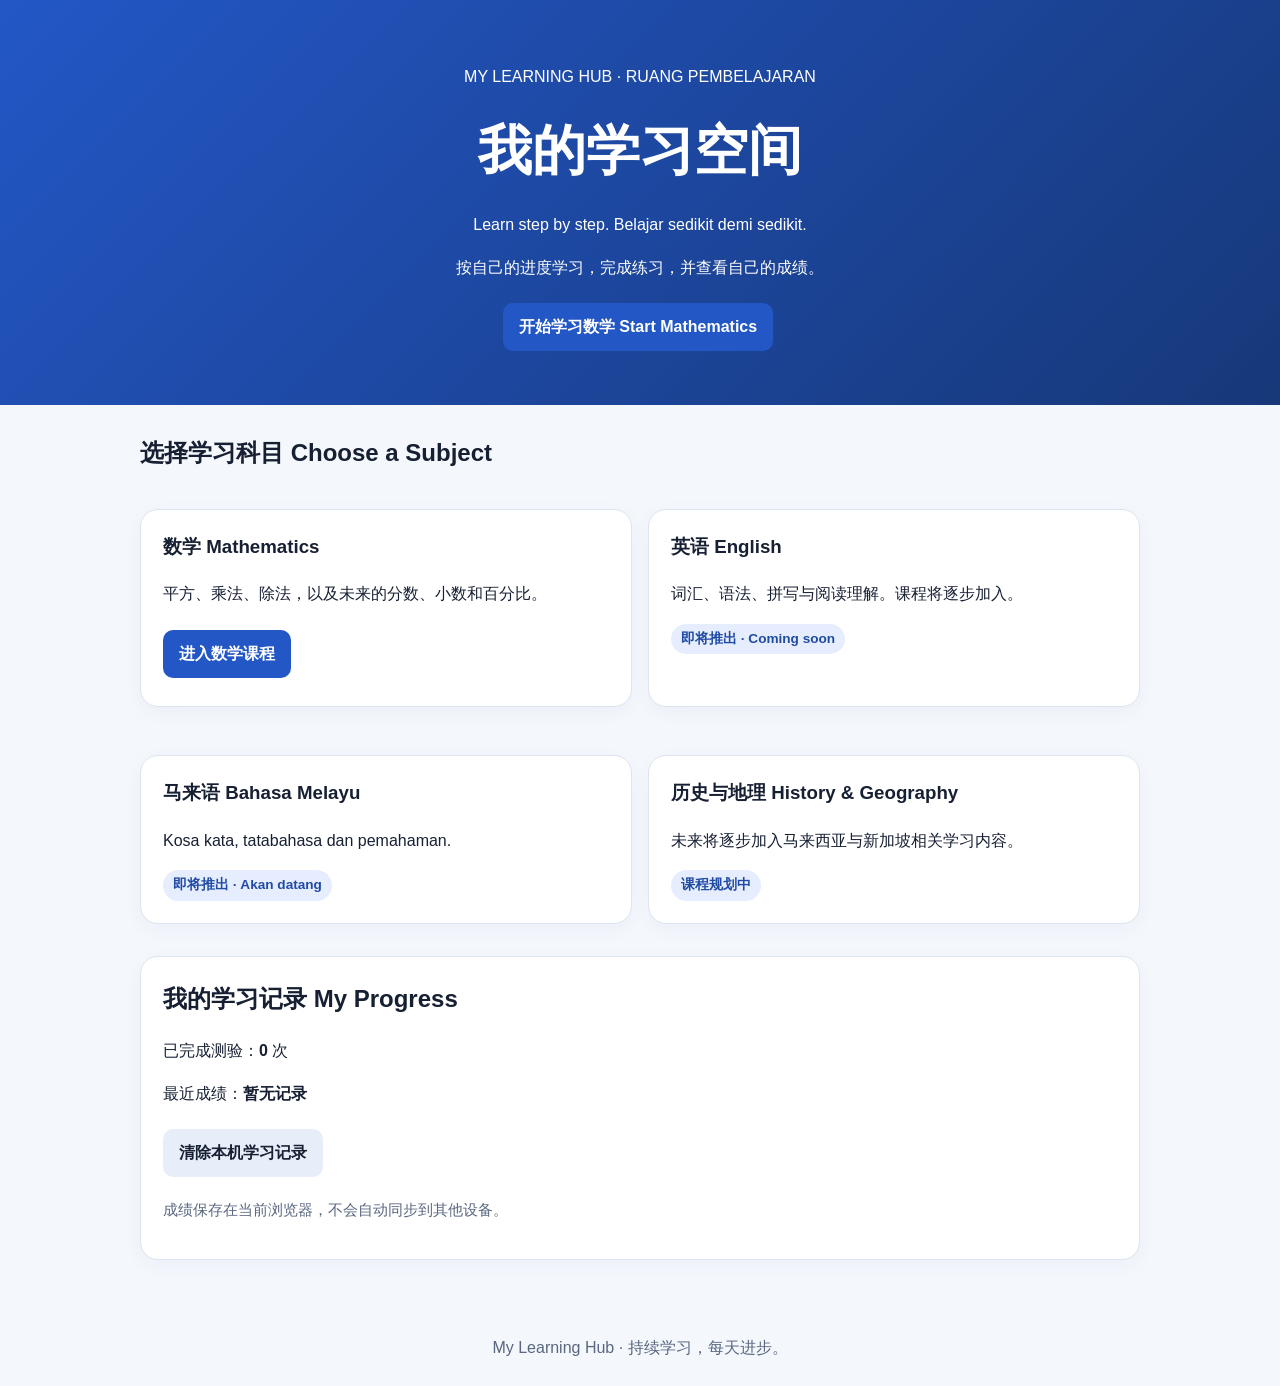
<file: index.html>
<!DOCTYPE html>
<html lang="zh-CN">
<head>
  <meta charset="UTF-8">
  <meta name="viewport" content="width=device-width, initial-scale=1">
  <title>我的学习空间 | My Learning Hub</title>
  <link rel="stylesheet" href="assets/css/style.css">
</head>
<body>
  <header class="hero">
    <p>MY LEARNING HUB · RUANG PEMBELAJARAN</p>
    <h1>我的学习空间</h1>
    <p>Learn step by step. Belajar sedikit demi sedikit.</p>
    <p>按自己的进度学习，完成练习，并查看自己的成绩。</p>
    <a class="button" href="subjects/math.html">开始学习数学 Start Mathematics</a>
  </header>

  <main class="container">
    <h2>选择学习科目 Choose a Subject</h2>
    <div class="grid">
      <article class="card">
        <h3>数学 Mathematics</h3>
        <p>平方、乘法、除法，以及未来的分数、小数和百分比。</p>
        <a class="button" href="subjects/math.html">进入数学课程</a>
      </article>
      <article class="card">
        <h3>英语 English</h3>
        <p>词汇、语法、拼写与阅读理解。课程将逐步加入。</p>
        <span class="tag">即将推出 · Coming soon</span>
      </article>
      <article class="card">
        <h3>马来语 Bahasa Melayu</h3>
        <p>Kosa kata, tatabahasa dan pemahaman.</p>
        <span class="tag">即将推出 · Akan datang</span>
      </article>
      <article class="card">
        <h3>历史与地理 History & Geography</h3>
        <p>未来将逐步加入马来西亚与新加坡相关学习内容。</p>
        <span class="tag">课程规划中</span>
      </article>
    </div>

    <section class="card">
      <h2>我的学习记录 My Progress</h2>
      <p>已完成测验：<strong id="attemptCount">0</strong> 次</p>
      <p>最近成绩：<strong id="latestScore">暂无记录</strong></p>
      <button class="button secondary" id="clearProgress" type="button">
        清除本机学习记录
      </button>
      <p class="muted">成绩保存在当前浏览器，不会自动同步到其他设备。</p>
    </section>
  </main>

  <footer>My Learning Hub · 持续学习，每天进步。</footer>
  <script src="assets/js/progress.js"></script>
</body>
</html>
</file>
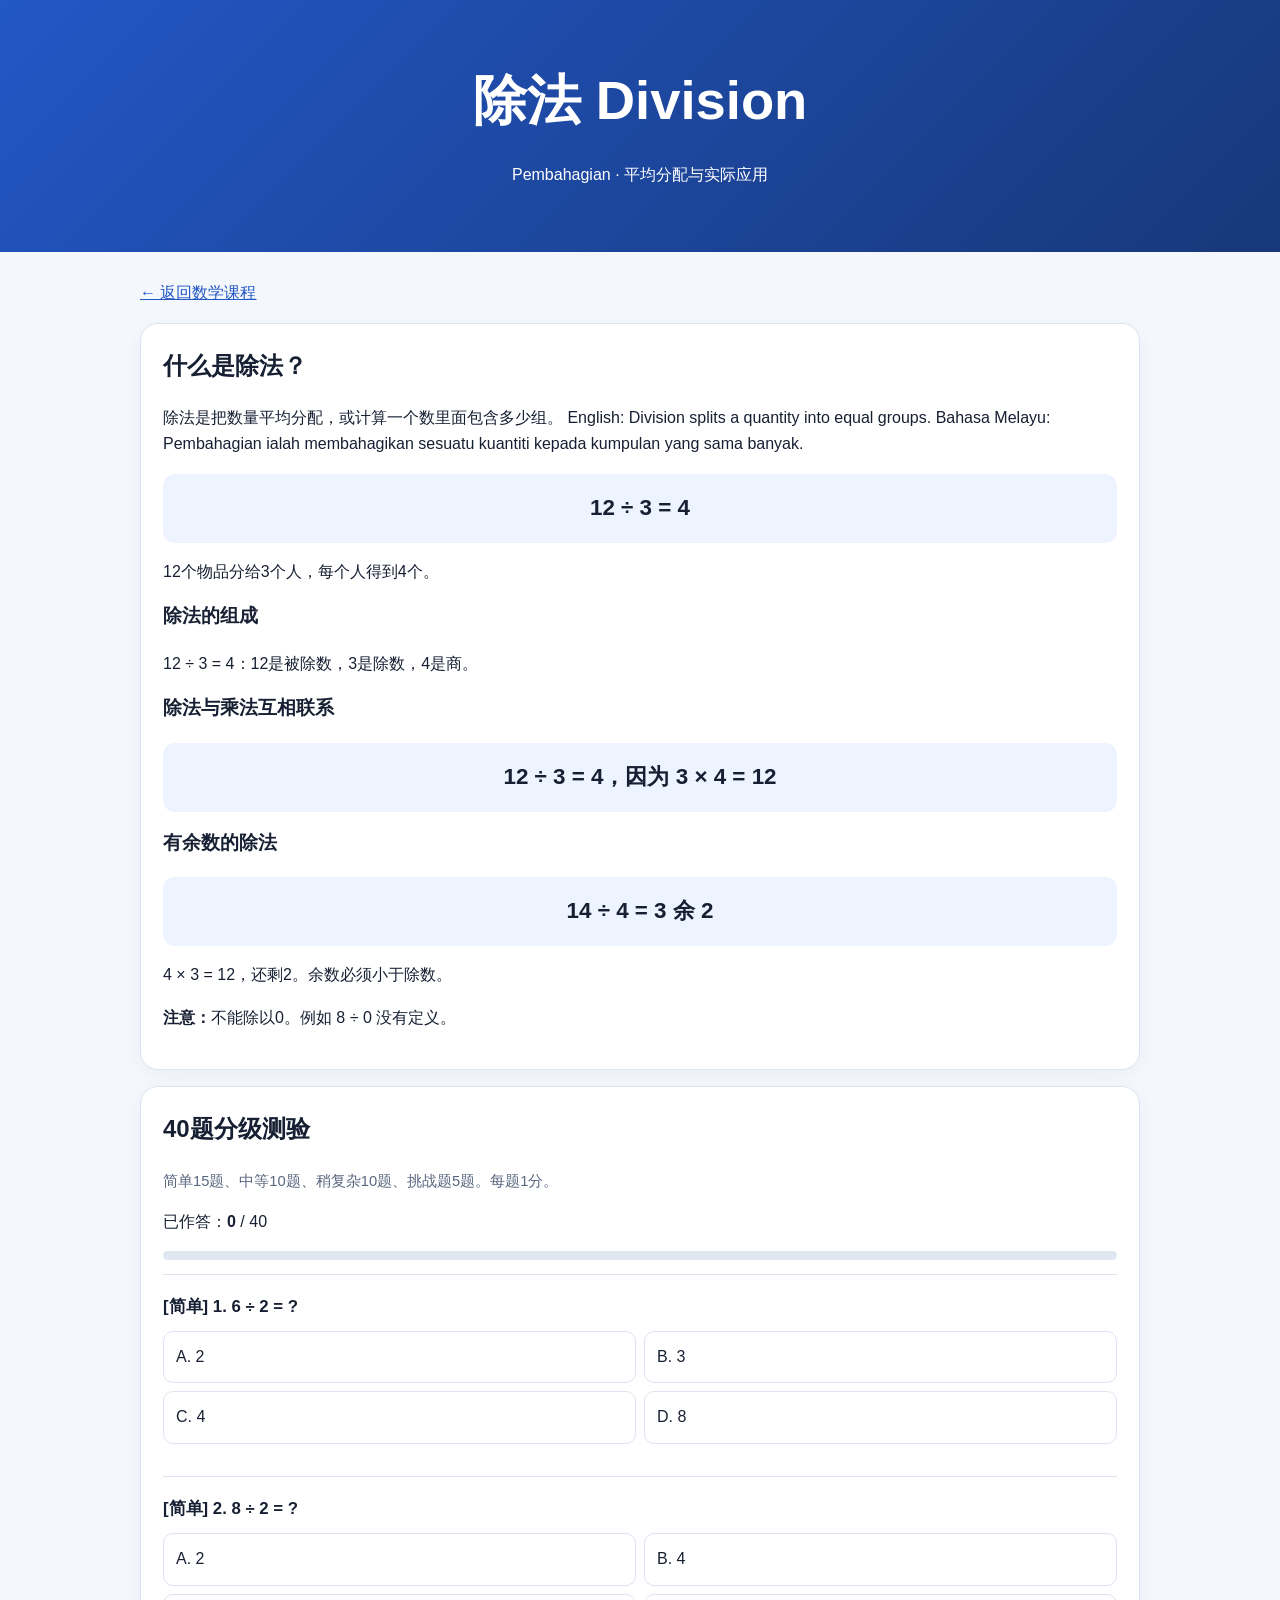
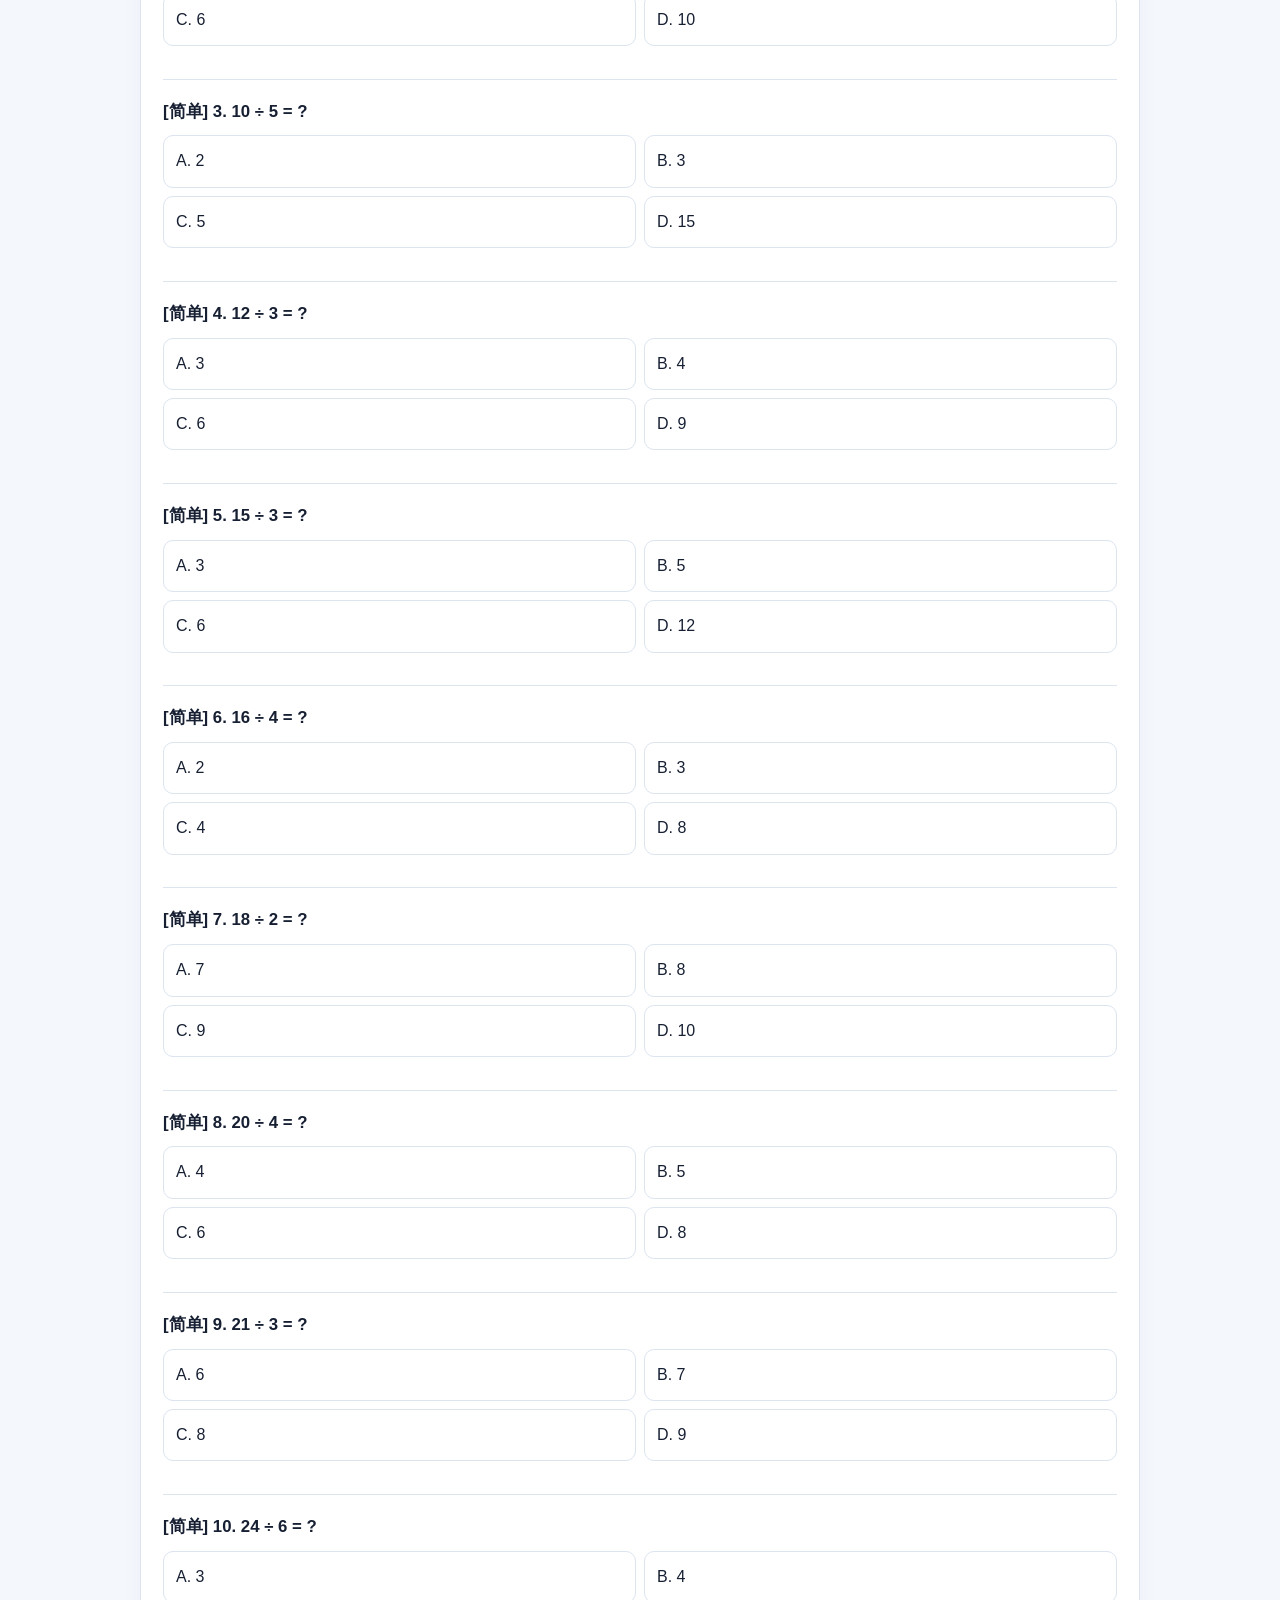
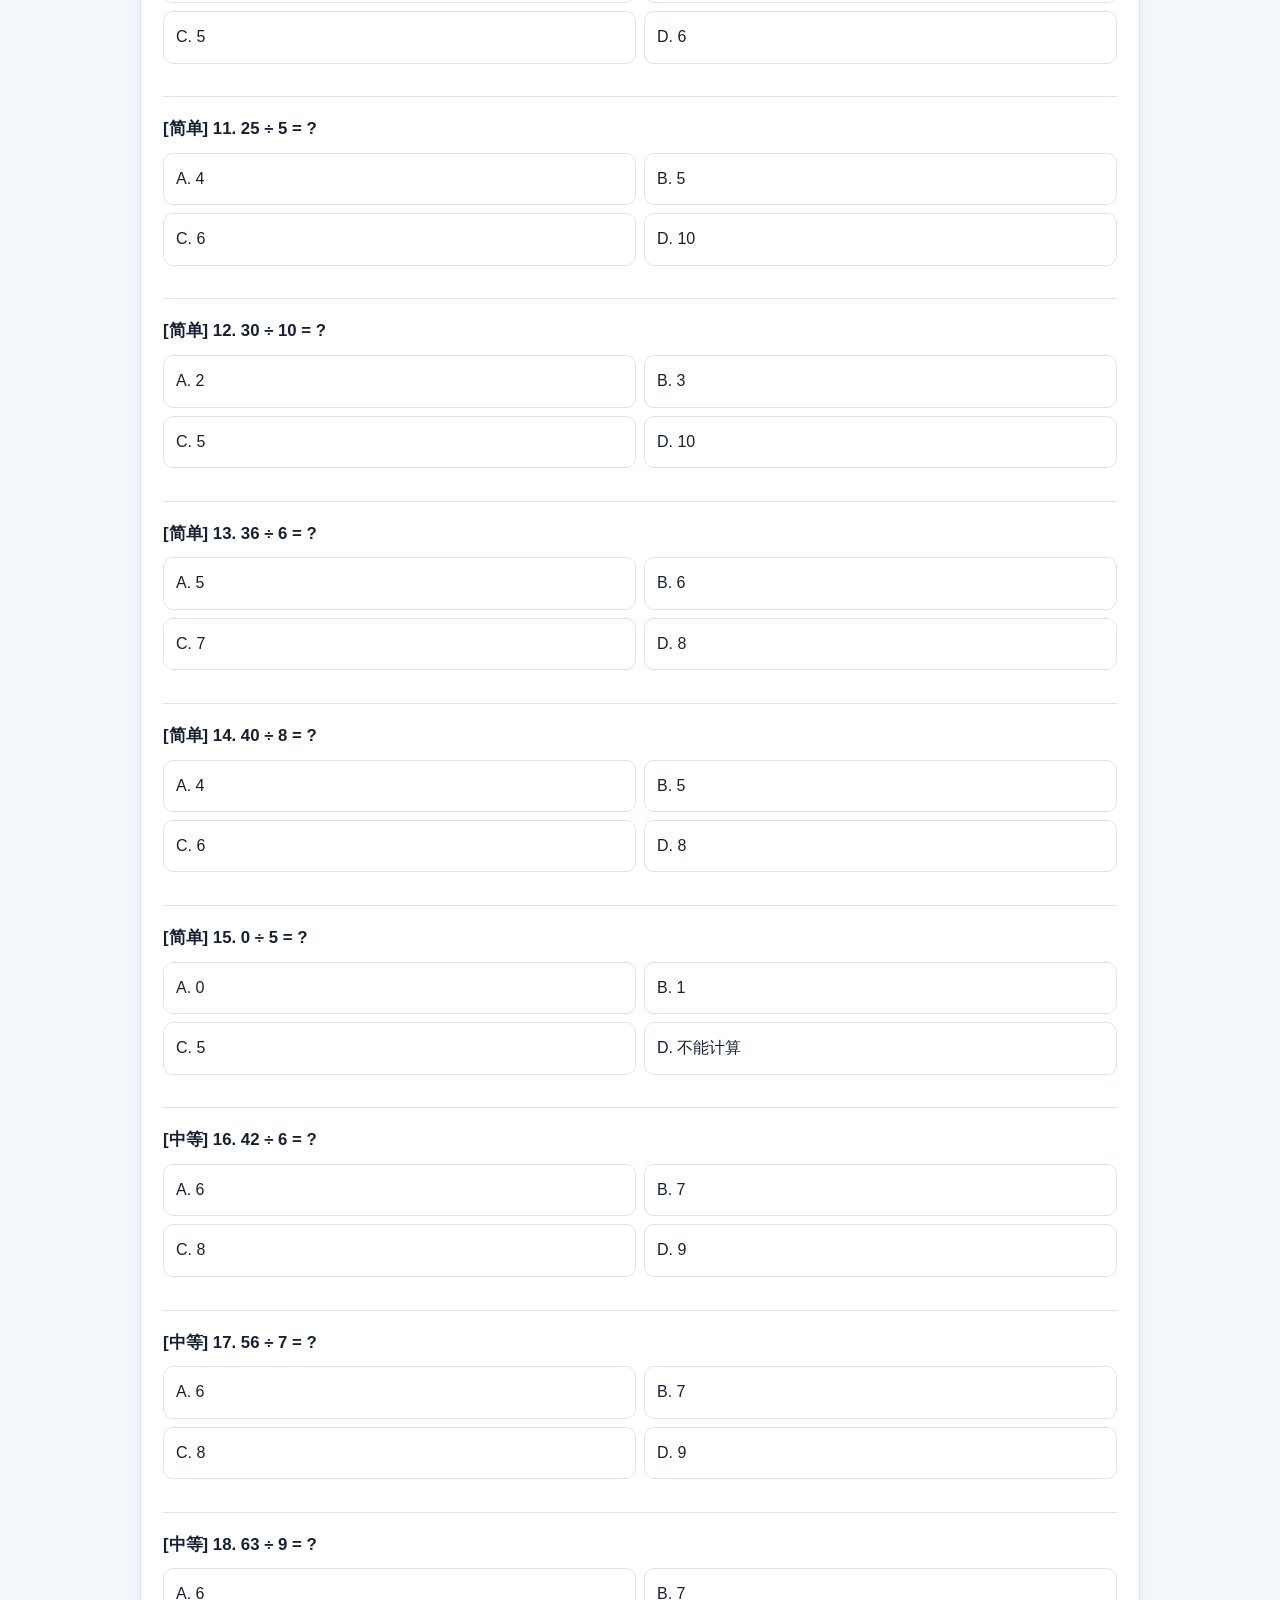
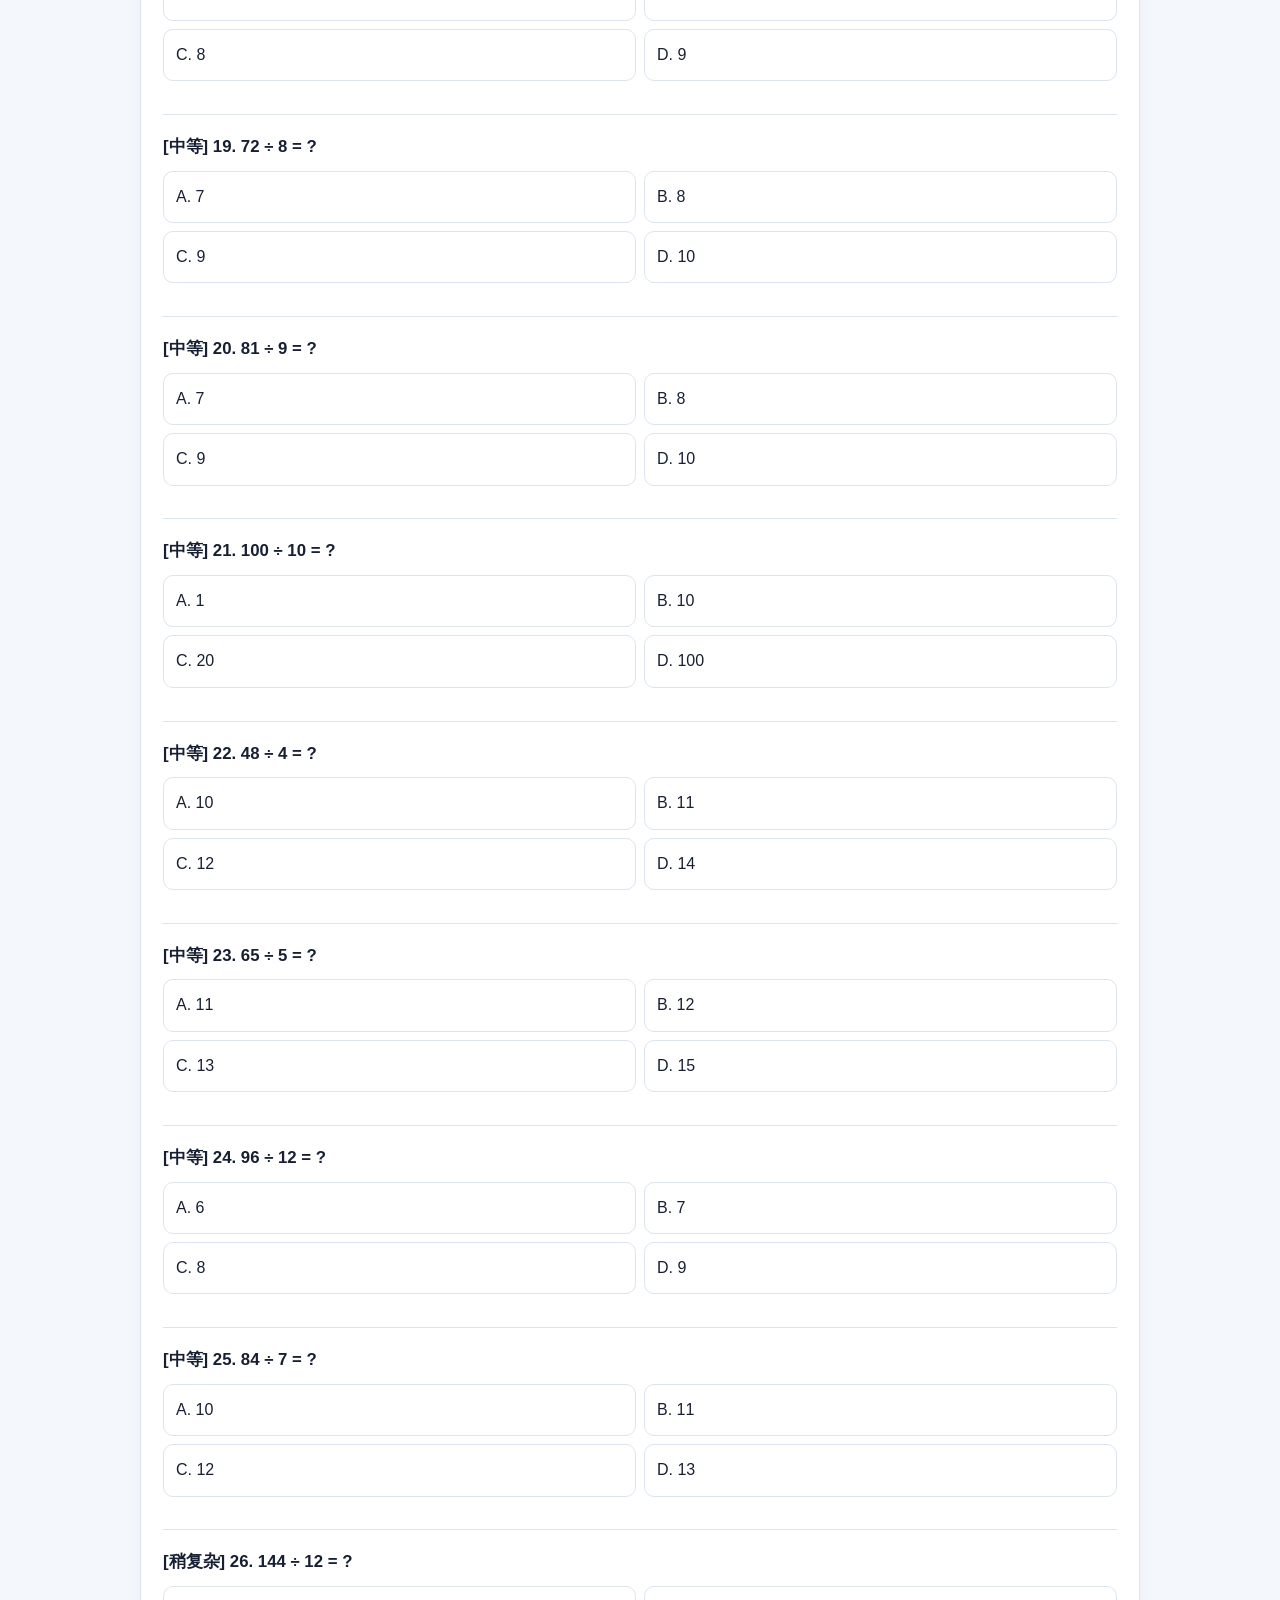
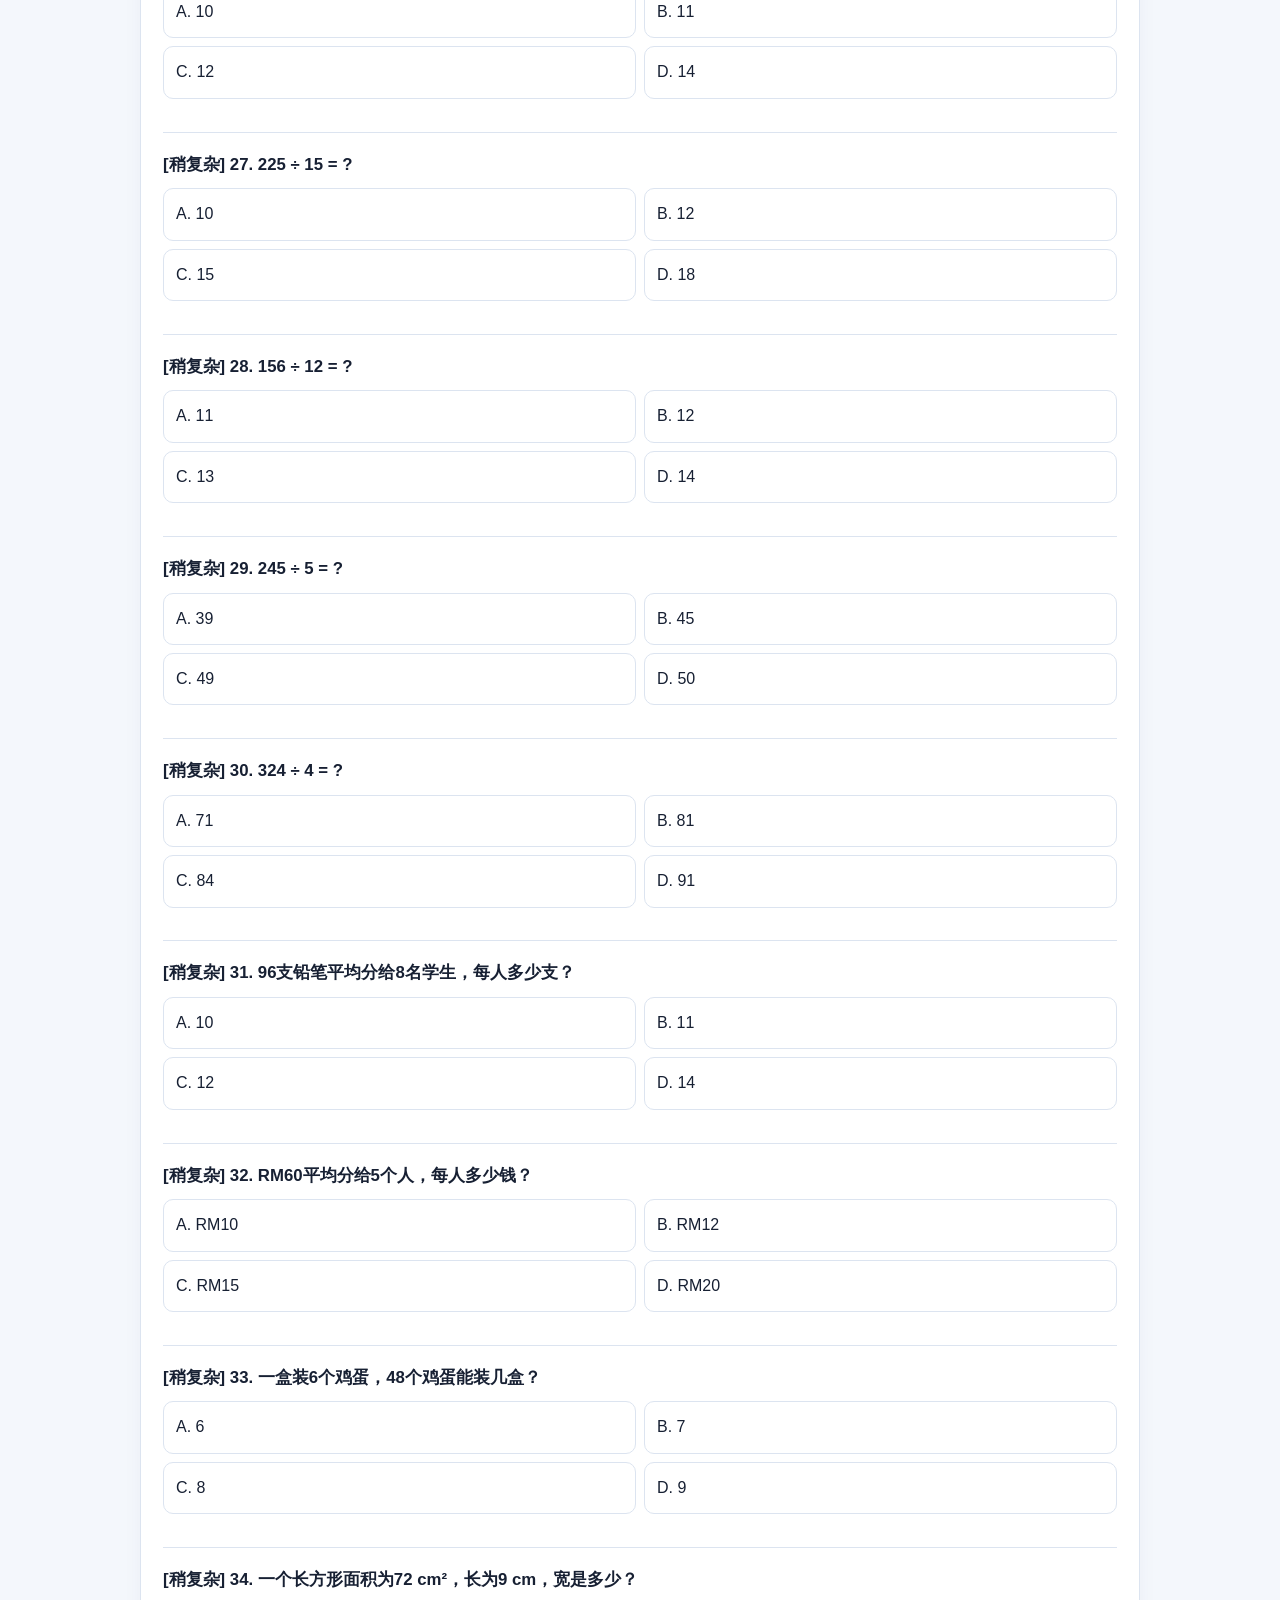
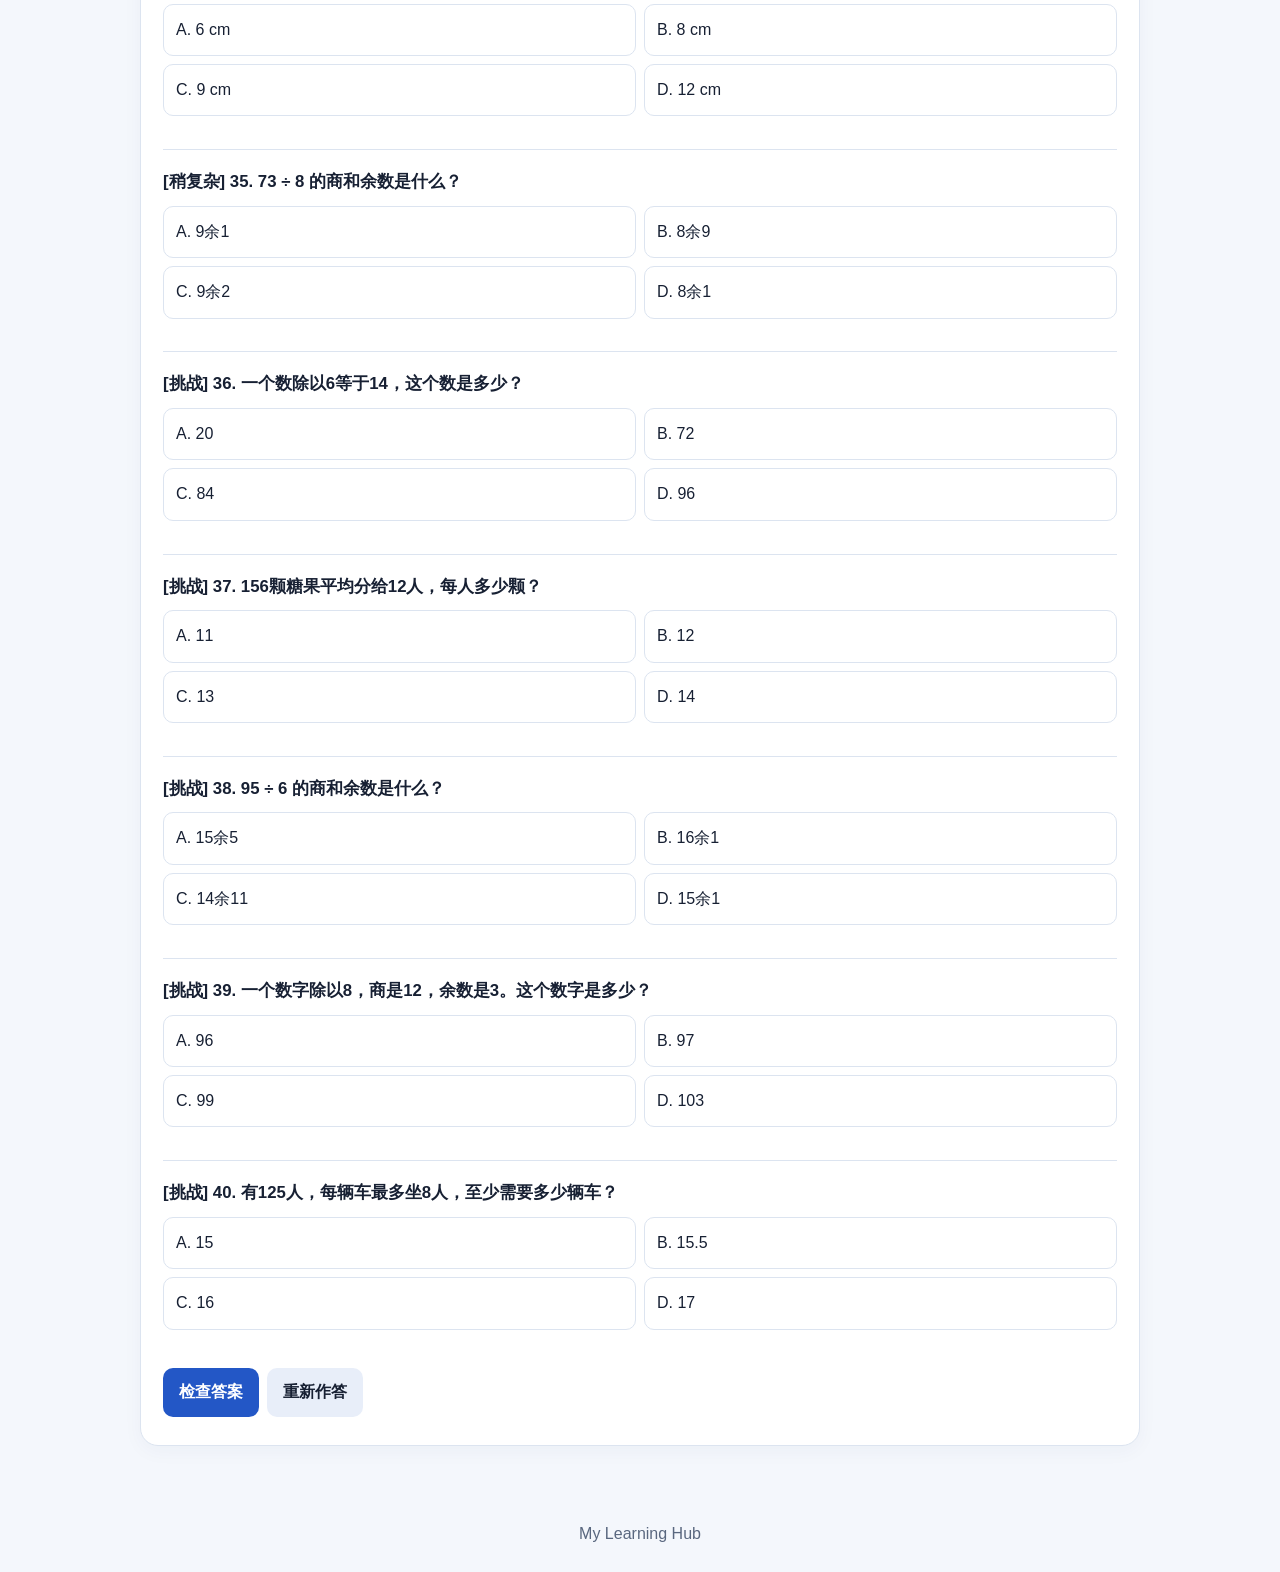
<file: lessons/division.html>
<!DOCTYPE html>
<html lang="zh-CN">
<head>
  <meta charset="UTF-8">
  <meta name="viewport" content="width=device-width, initial-scale=1">
  <title>除法 Division</title>
  <link rel="stylesheet" href="../assets/css/style.css">
</head>
<body>
<header class="hero">
  <h1>除法 Division</h1>
  <p>Pembahagian · 平均分配与实际应用</p>
</header>
<main class="container">
  <p><a href="../subjects/math.html">← 返回数学课程</a></p>
  <article class="card">
    <h2>什么是除法？</h2>
    <p>除法是把数量平均分配，或计算一个数里面包含多少组。 English: Division splits a quantity into equal groups. Bahasa Melayu: Pembahagian ialah membahagikan sesuatu kuantiti kepada kumpulan yang sama banyak.</p>
    <div class="formula">12 ÷ 3 = 4</div>
    <p>12个物品分给3个人，每个人得到4个。</p>
    <h3>除法的组成</h3>
    <p>12 ÷ 3 = 4：12是被除数，3是除数，4是商。</p>
    <h3>除法与乘法互相联系</h3>
    <div class="formula">12 ÷ 3 = 4，因为 3 × 4 = 12</div>
    <h3>有余数的除法</h3>
    <div class="formula">14 ÷ 4 = 3 余 2</div>
    <p>4 × 3 = 12，还剩2。余数必须小于除数。</p>
    <p><b>注意：</b>不能除以0。例如 8 ÷ 0 没有定义。</p>
  </article>
  <article class="card">
    <h2>40题分级测验</h2>
    <p class="muted">简单15题、中等10题、稍复杂10题、挑战题5题。每题1分。</p>
    <div id="quizRoot"></div>
  </article>
</main>
<footer>My Learning Hub</footer>
<script>
window.lessonTitle = "除法 Division";
window.lessonQuiz = [
["简单","6 ÷ 2 = ?",["2","3","4","8"],1,"6平均分成2份，每份3。"],
["简单","8 ÷ 2 = ?",["2","4","6","10"],1,"8 ÷ 2 = 4。"],
["简单","10 ÷ 5 = ?",["2","3","5","15"],0,"5 × 2 = 10。"],
["简单","12 ÷ 3 = ?",["3","4","6","9"],1,"3 × 4 = 12。"],
["简单","15 ÷ 3 = ?",["3","5","6","12"],1,"3 × 5 = 15。"],
["简单","16 ÷ 4 = ?",["2","3","4","8"],2,"4 × 4 = 16。"],
["简单","18 ÷ 2 = ?",["7","8","9","10"],2,"18 ÷ 2 = 9。"],
["简单","20 ÷ 4 = ?",["4","5","6","8"],1,"4 × 5 = 20。"],
["简单","21 ÷ 3 = ?",["6","7","8","9"],1,"3 × 7 = 21。"],
["简单","24 ÷ 6 = ?",["3","4","5","6"],1,"6 × 4 = 24。"],
["简单","25 ÷ 5 = ?",["4","5","6","10"],1,"5 × 5 = 25。"],
["简单","30 ÷ 10 = ?",["2","3","5","10"],1,"30 ÷ 10 = 3。"],
["简单","36 ÷ 6 = ?",["5","6","7","8"],1,"6 × 6 = 36。"],
["简单","40 ÷ 8 = ?",["4","5","6","8"],1,"8 × 5 = 40。"],
["简单","0 ÷ 5 = ?",["0","1","5","不能计算"],0,"0个物品分成5份，每份为0。"],
["中等","42 ÷ 6 = ?",["6","7","8","9"],1,"6 × 7 = 42。"],
["中等","56 ÷ 7 = ?",["6","7","8","9"],2,"7 × 8 = 56。"],
["中等","63 ÷ 9 = ?",["6","7","8","9"],1,"9 × 7 = 63。"],
["中等","72 ÷ 8 = ?",["7","8","9","10"],2,"8 × 9 = 72。"],
["中等","81 ÷ 9 = ?",["7","8","9","10"],2,"9 × 9 = 81。"],
["中等","100 ÷ 10 = ?",["1","10","20","100"],1,"100 ÷ 10 = 10。"],
["中等","48 ÷ 4 = ?",["10","11","12","14"],2,"4 × 12 = 48。"],
["中等","65 ÷ 5 = ?",["11","12","13","15"],2,"5 × 13 = 65。"],
["中等","96 ÷ 12 = ?",["6","7","8","9"],2,"12 × 8 = 96。"],
["中等","84 ÷ 7 = ?",["10","11","12","13"],2,"7 × 12 = 84。"],
["稍复杂","144 ÷ 12 = ?",["10","11","12","14"],2,"12 × 12 = 144。"],
["稍复杂","225 ÷ 15 = ?",["10","12","15","18"],2,"15 × 15 = 225。"],
["稍复杂","156 ÷ 12 = ?",["11","12","13","14"],2,"12 × 13 = 156。"],
["稍复杂","245 ÷ 5 = ?",["39","45","49","50"],2,"245 ÷ 5 = 49。"],
["稍复杂","324 ÷ 4 = ?",["71","81","84","91"],1,"324 ÷ 4 = 81。"],
["稍复杂","96支铅笔平均分给8名学生，每人多少支？",["10","11","12","14"],2,"96 ÷ 8 = 12支。"],
["稍复杂","RM60平均分给5个人，每人多少钱？",["RM10","RM12","RM15","RM20"],1,"60 ÷ 5 = RM12。"],
["稍复杂","一盒装6个鸡蛋，48个鸡蛋能装几盒？",["6","7","8","9"],2,"48 ÷ 6 = 8盒。"],
["稍复杂","一个长方形面积为72 cm²，长为9 cm，宽是多少？",["6 cm","8 cm","9 cm","12 cm"],1,"宽 = 面积 ÷ 长 = 72 ÷ 9 = 8 cm。"],
["稍复杂","73 ÷ 8 的商和余数是什么？",["9余1","8余9","9余2","8余1"],0,"8 × 9 = 72，余1。"],
["挑战","一个数除以6等于14，这个数是多少？",["20","72","84","96"],2,"被除数 = 商 × 除数 = 14 × 6 = 84。"],
["挑战","156颗糖果平均分给12人，每人多少颗？",["11","12","13","14"],2,"156 ÷ 12 = 13。"],
["挑战","95 ÷ 6 的商和余数是什么？",["15余5","16余1","14余11","15余1"],0,"6 × 15 = 90，剩下5。"],
["挑战","一个数字除以8，商是12，余数是3。这个数字是多少？",["96","97","99","103"],2,"被除数 = 8 × 12 + 3 = 99。"],
["挑战","有125人，每辆车最多坐8人，至少需要多少辆车？",["15","15.5","16","17"],2,"125 ÷ 8 = 15余5，因此需要16辆车。"]
];
</script>
<script src="../assets/js/progress.js"></script>
</body>
</html>
</file>
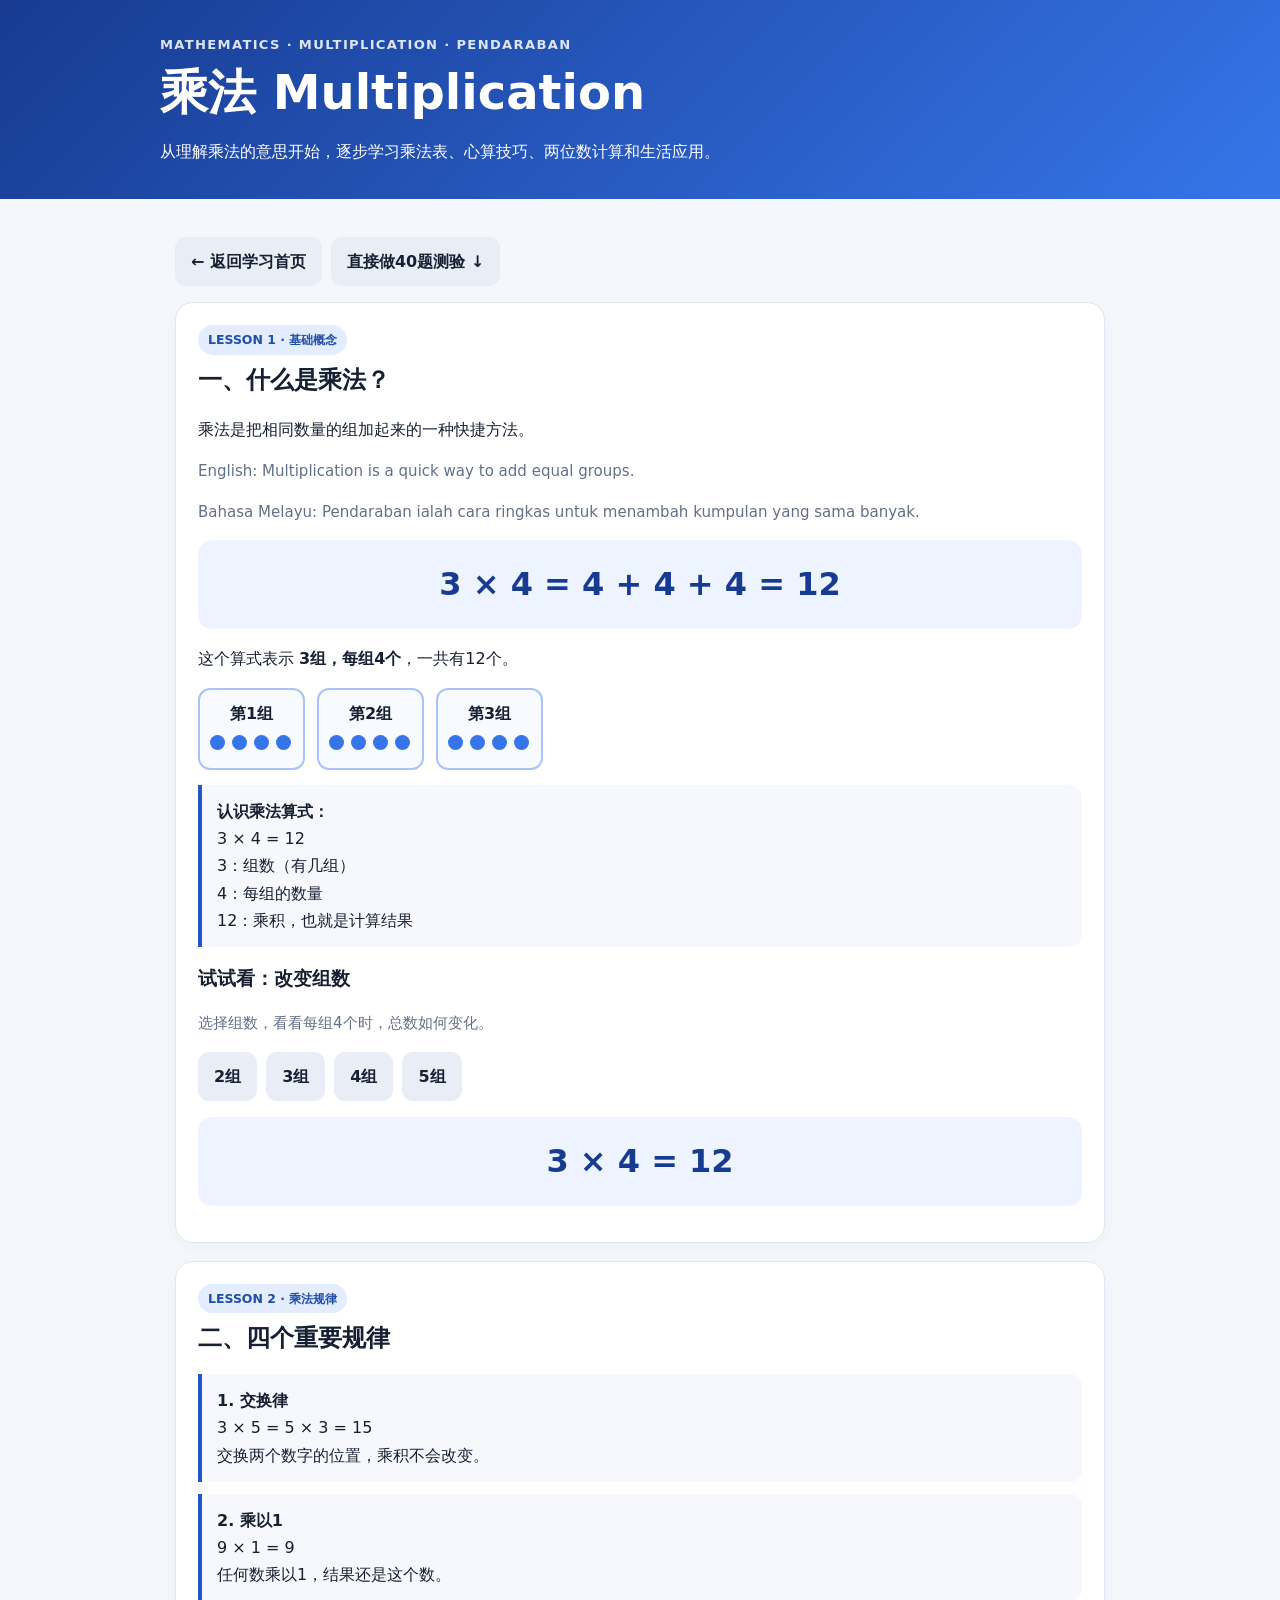
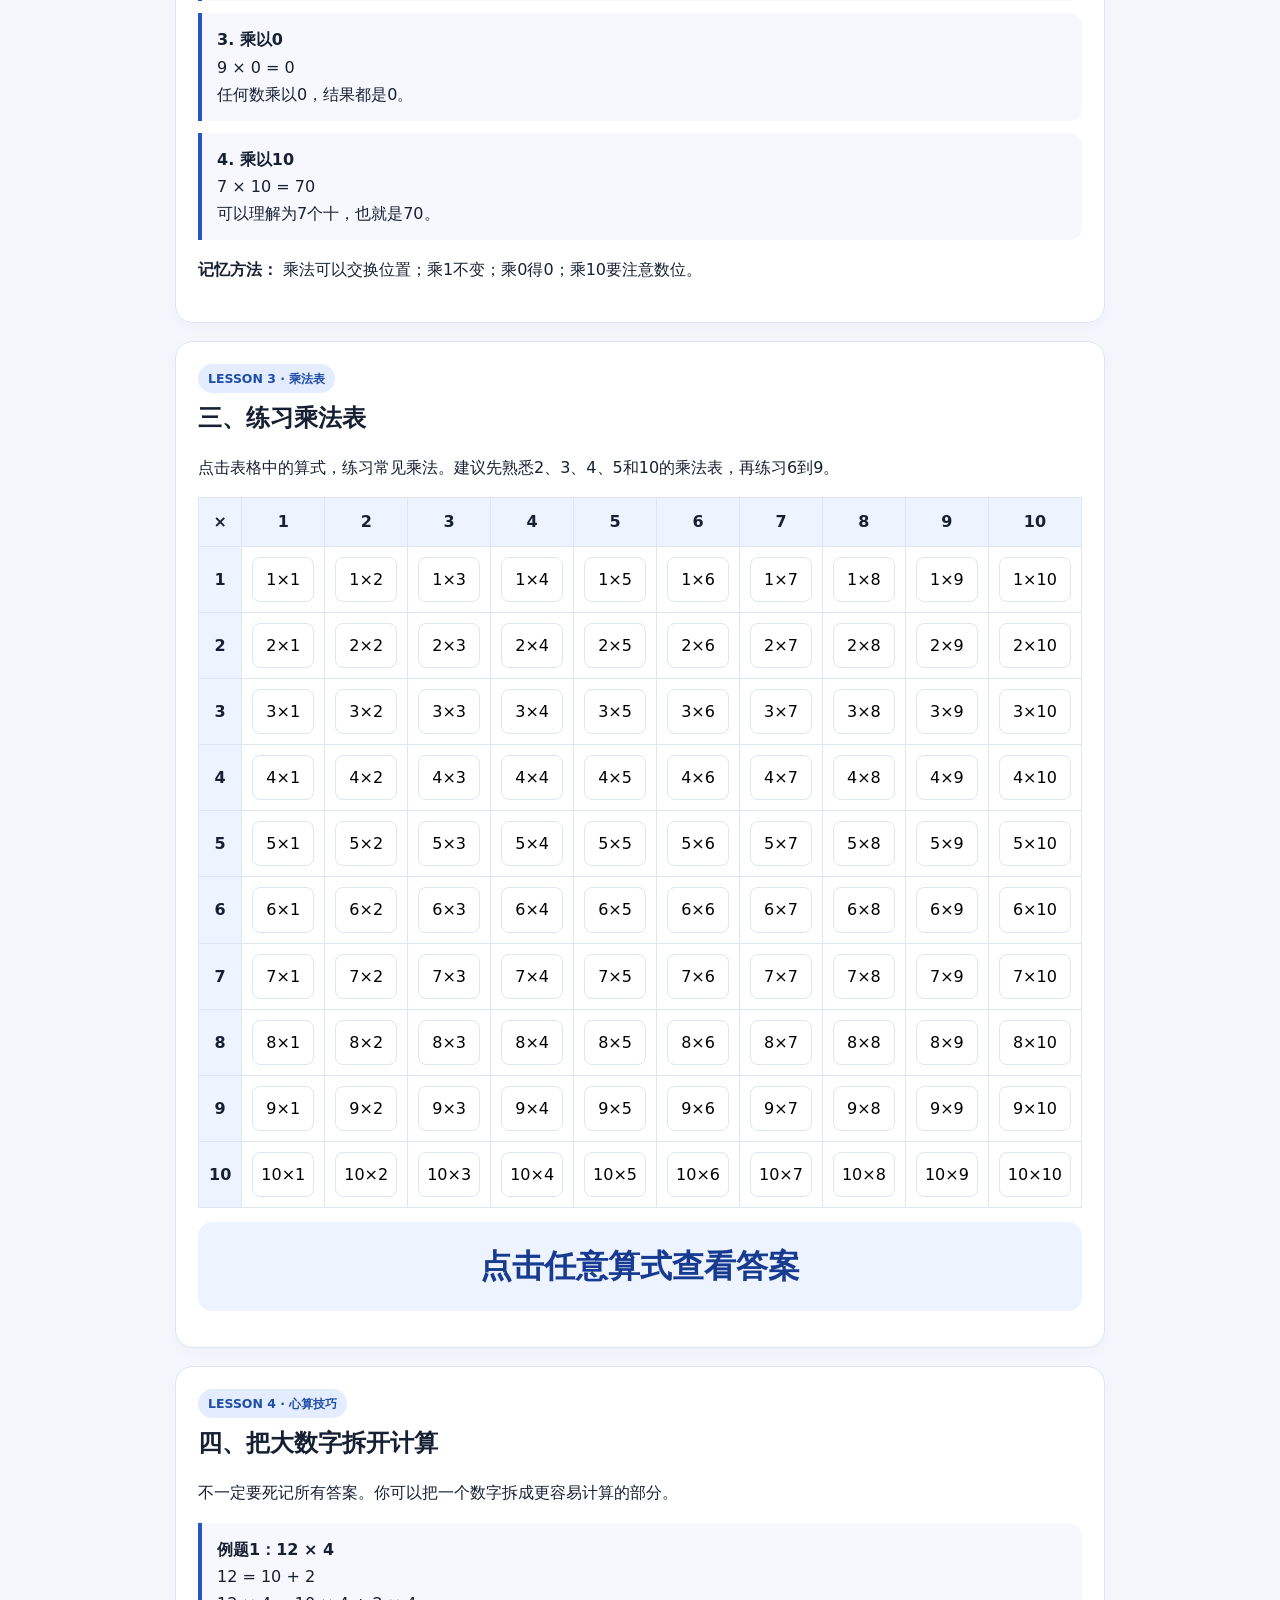
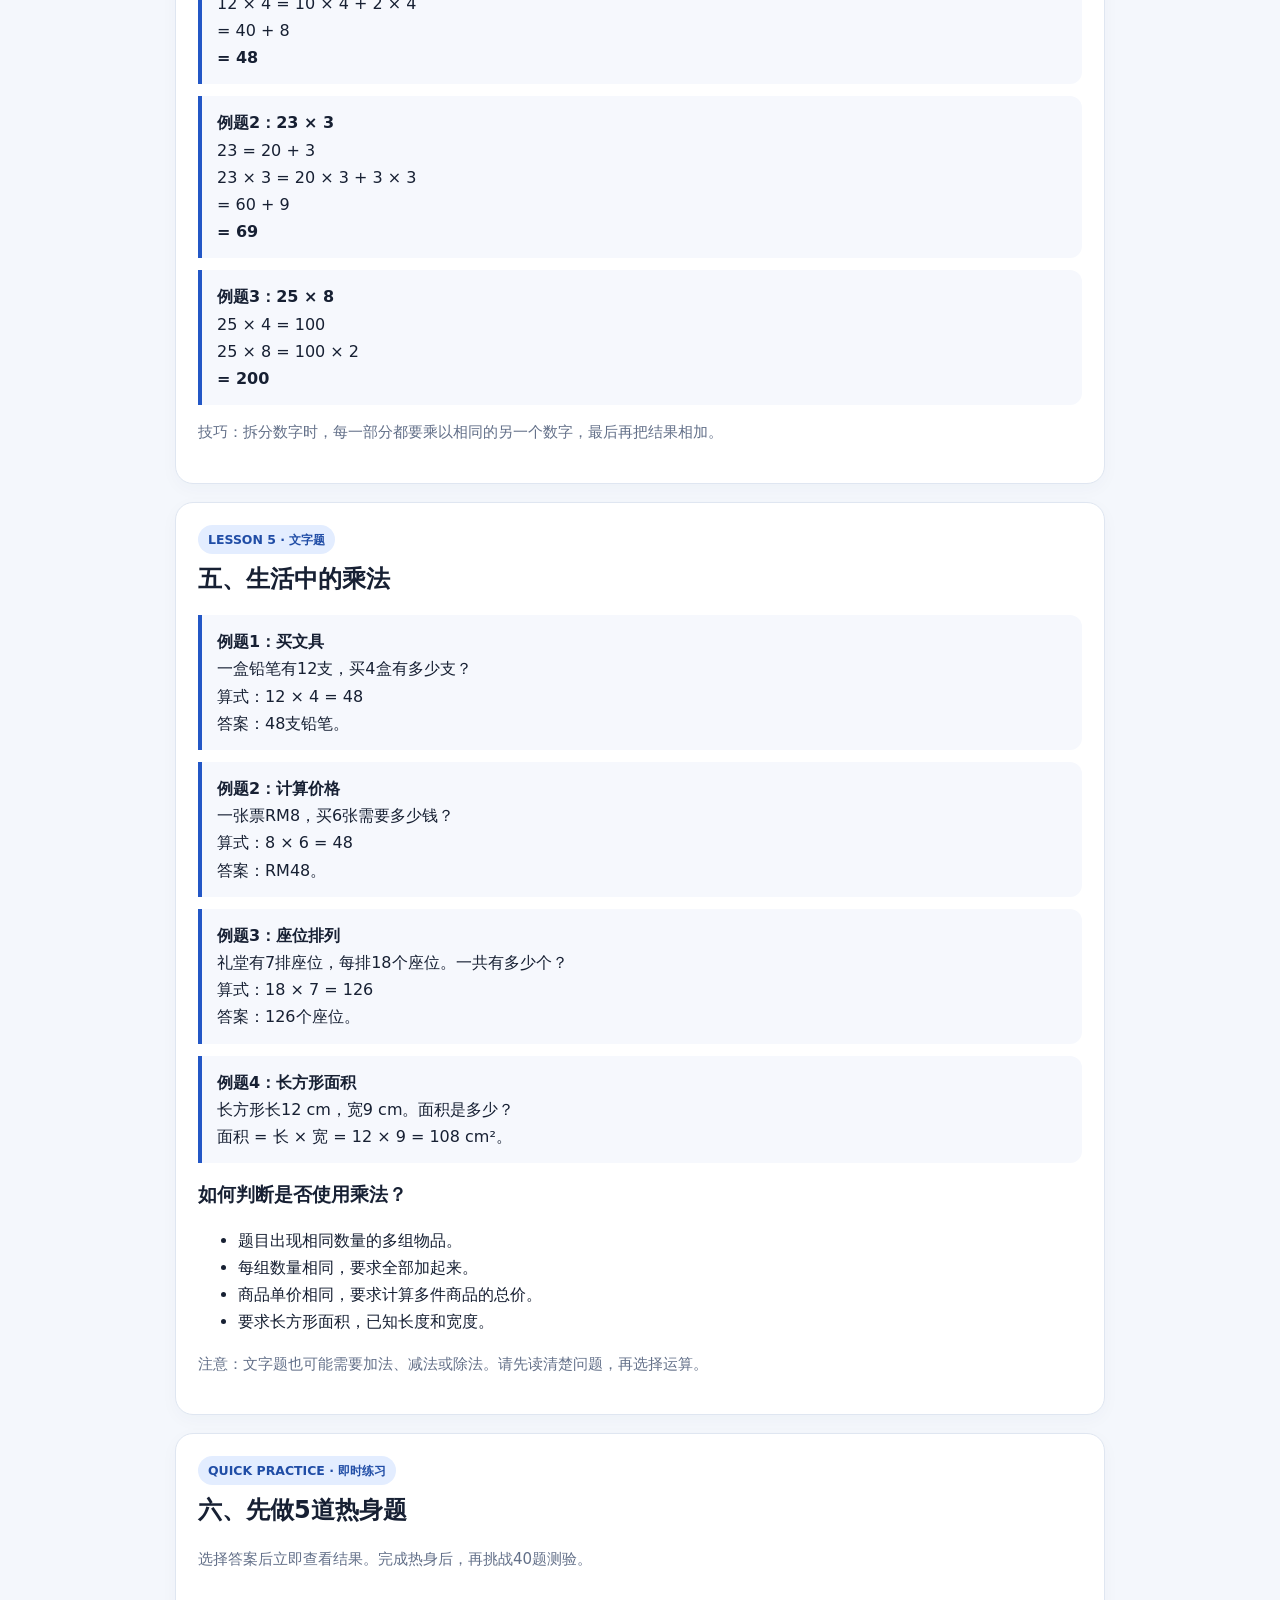
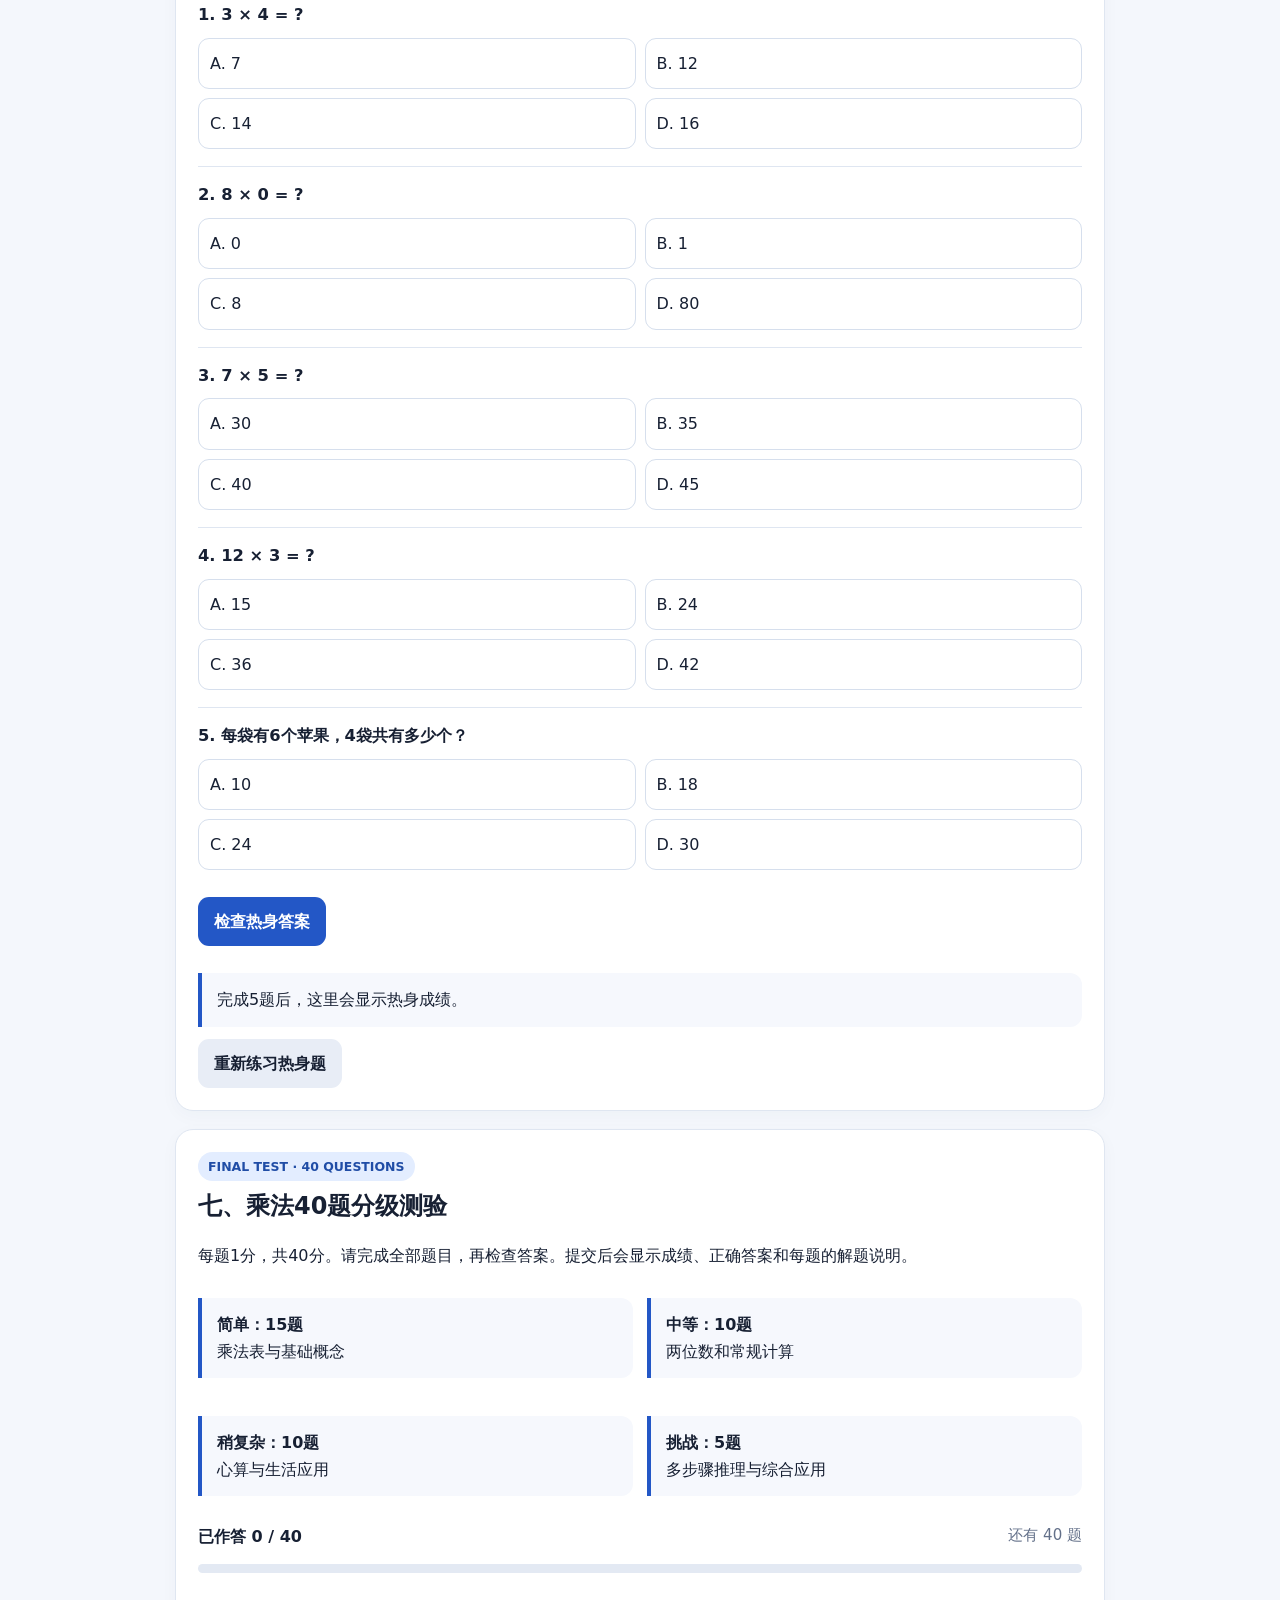
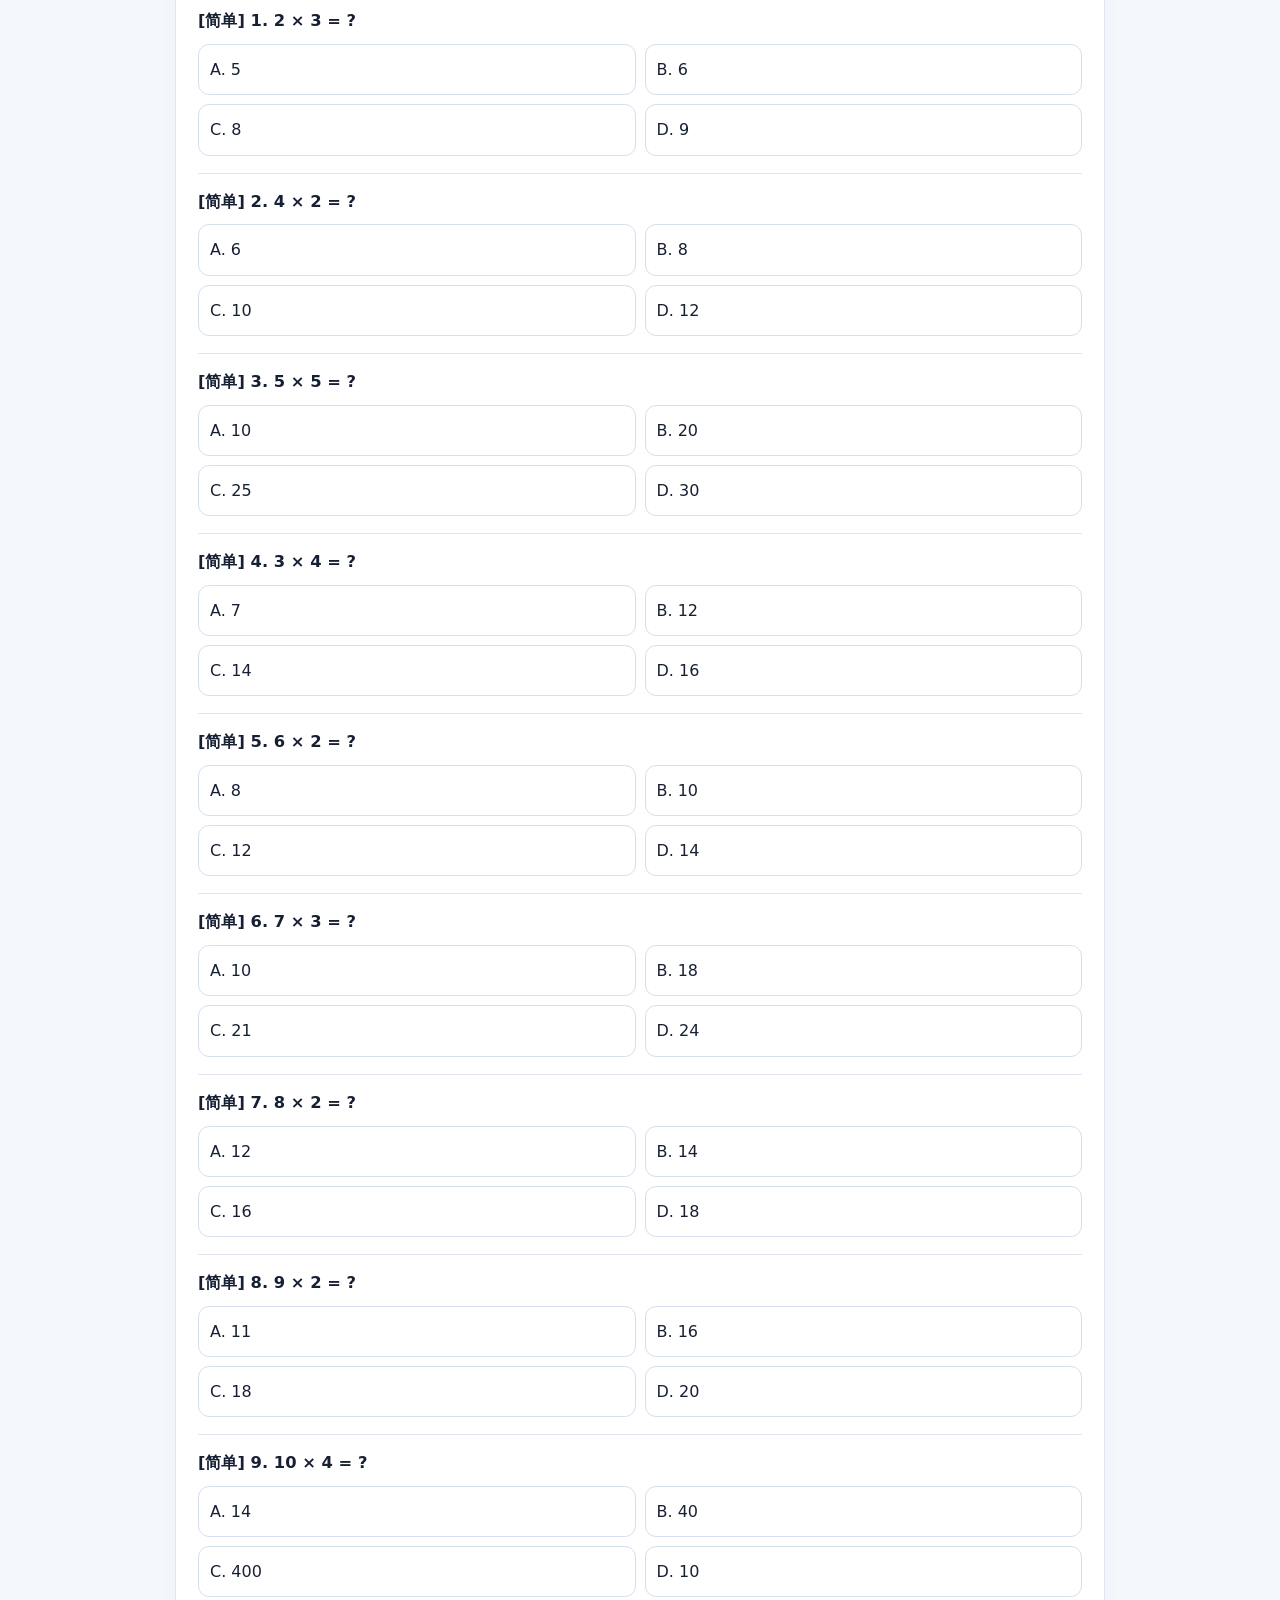
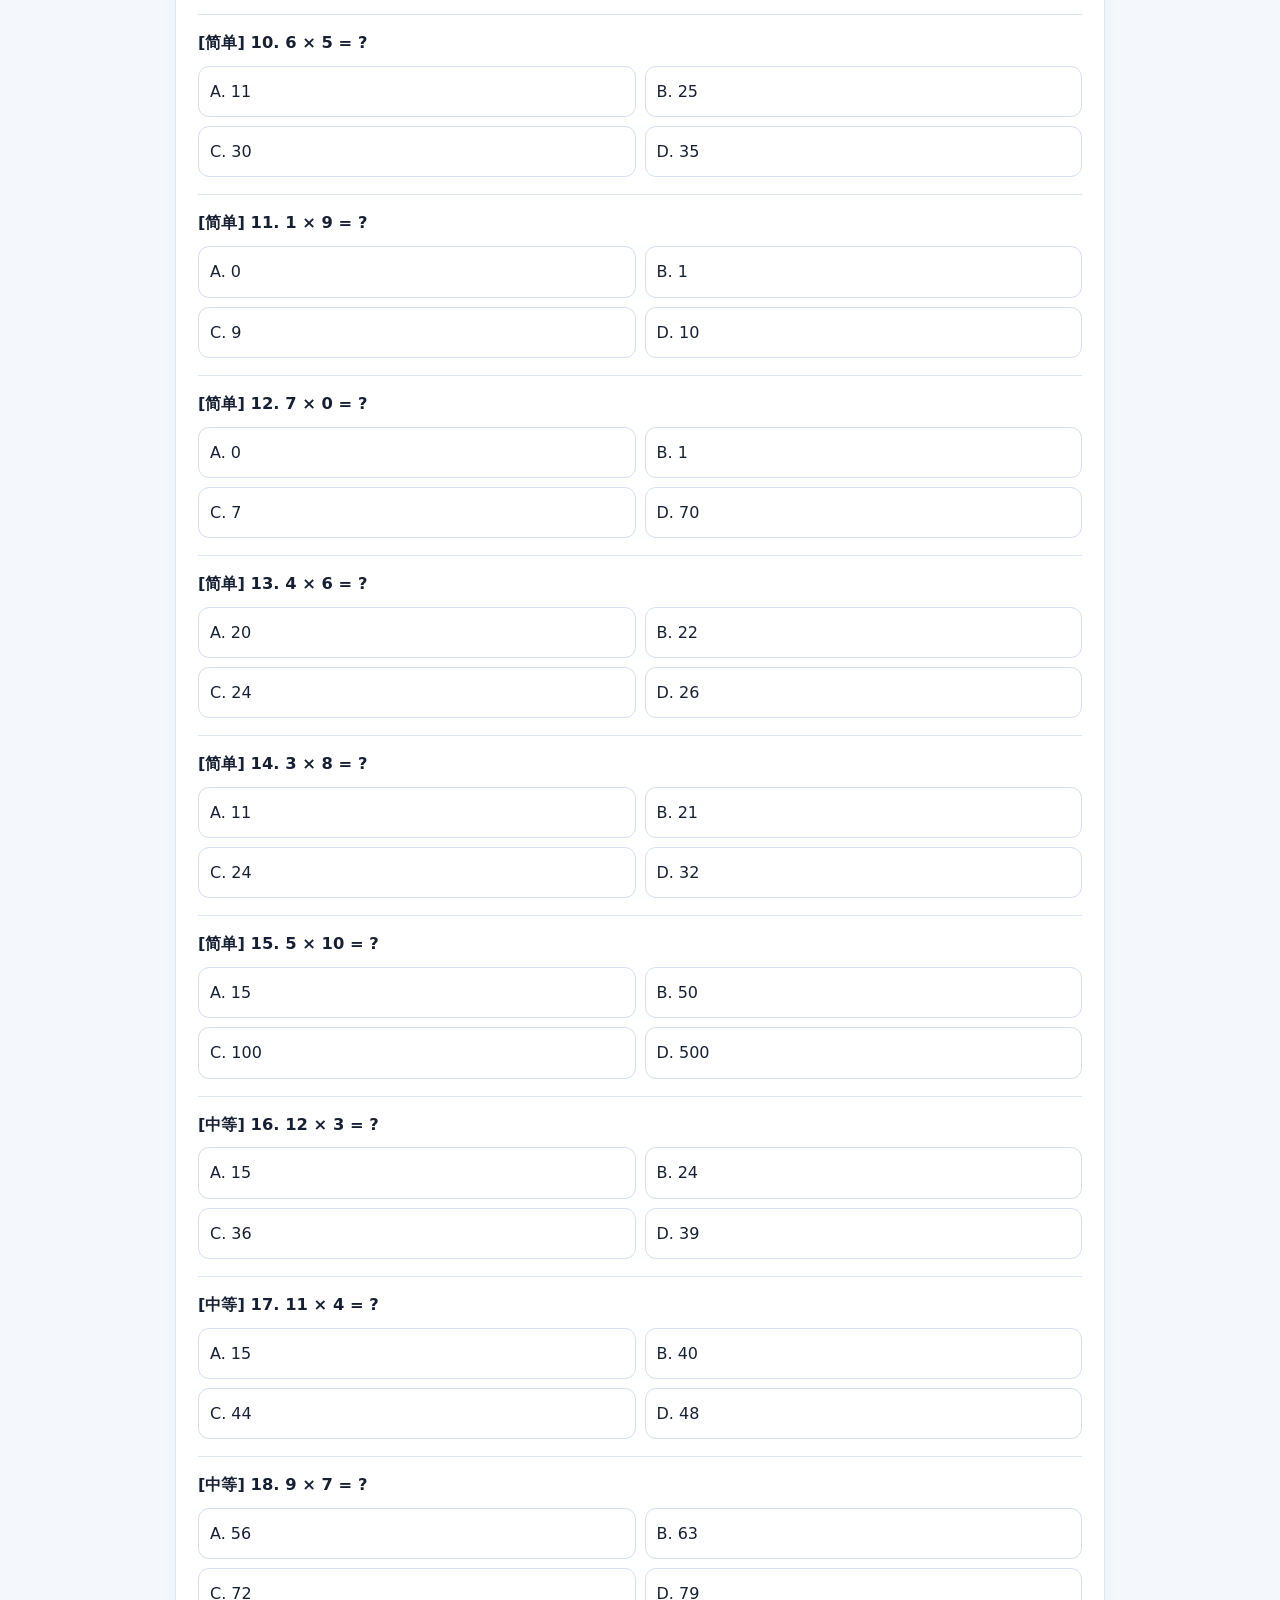
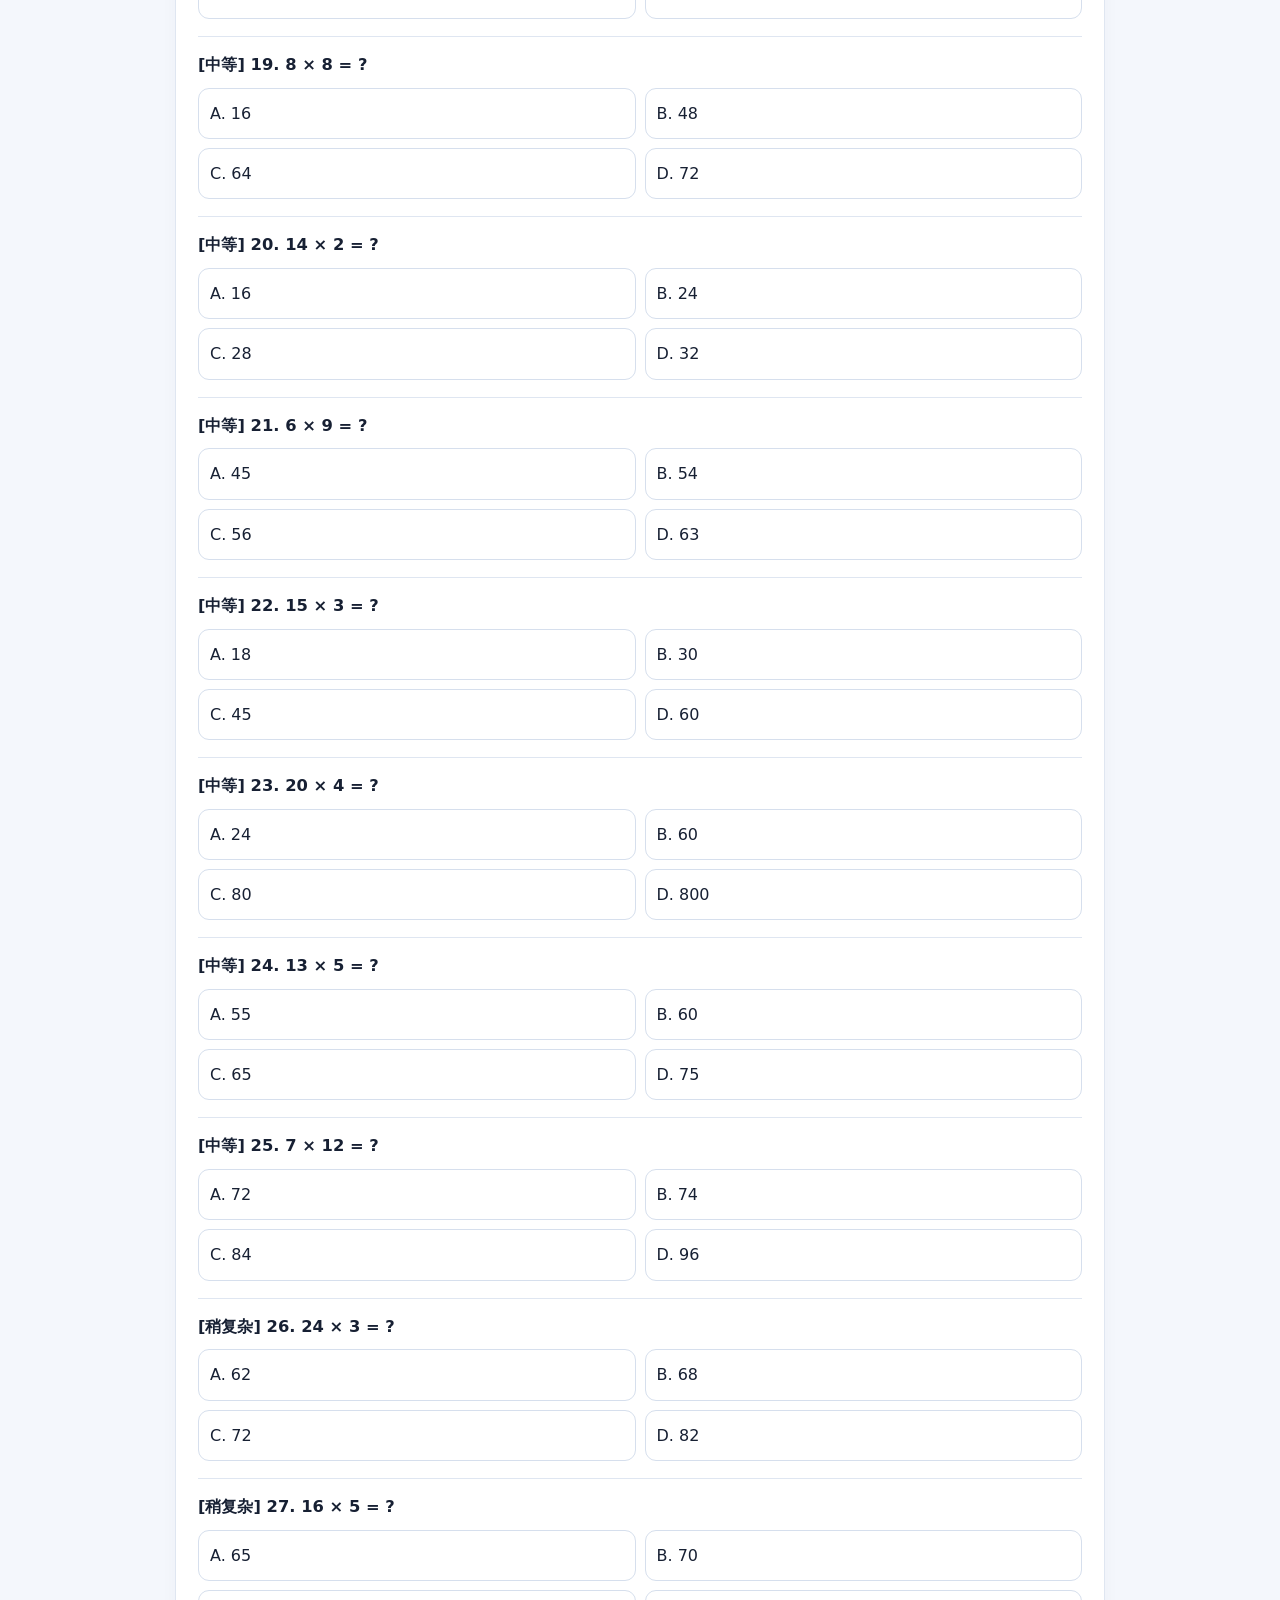
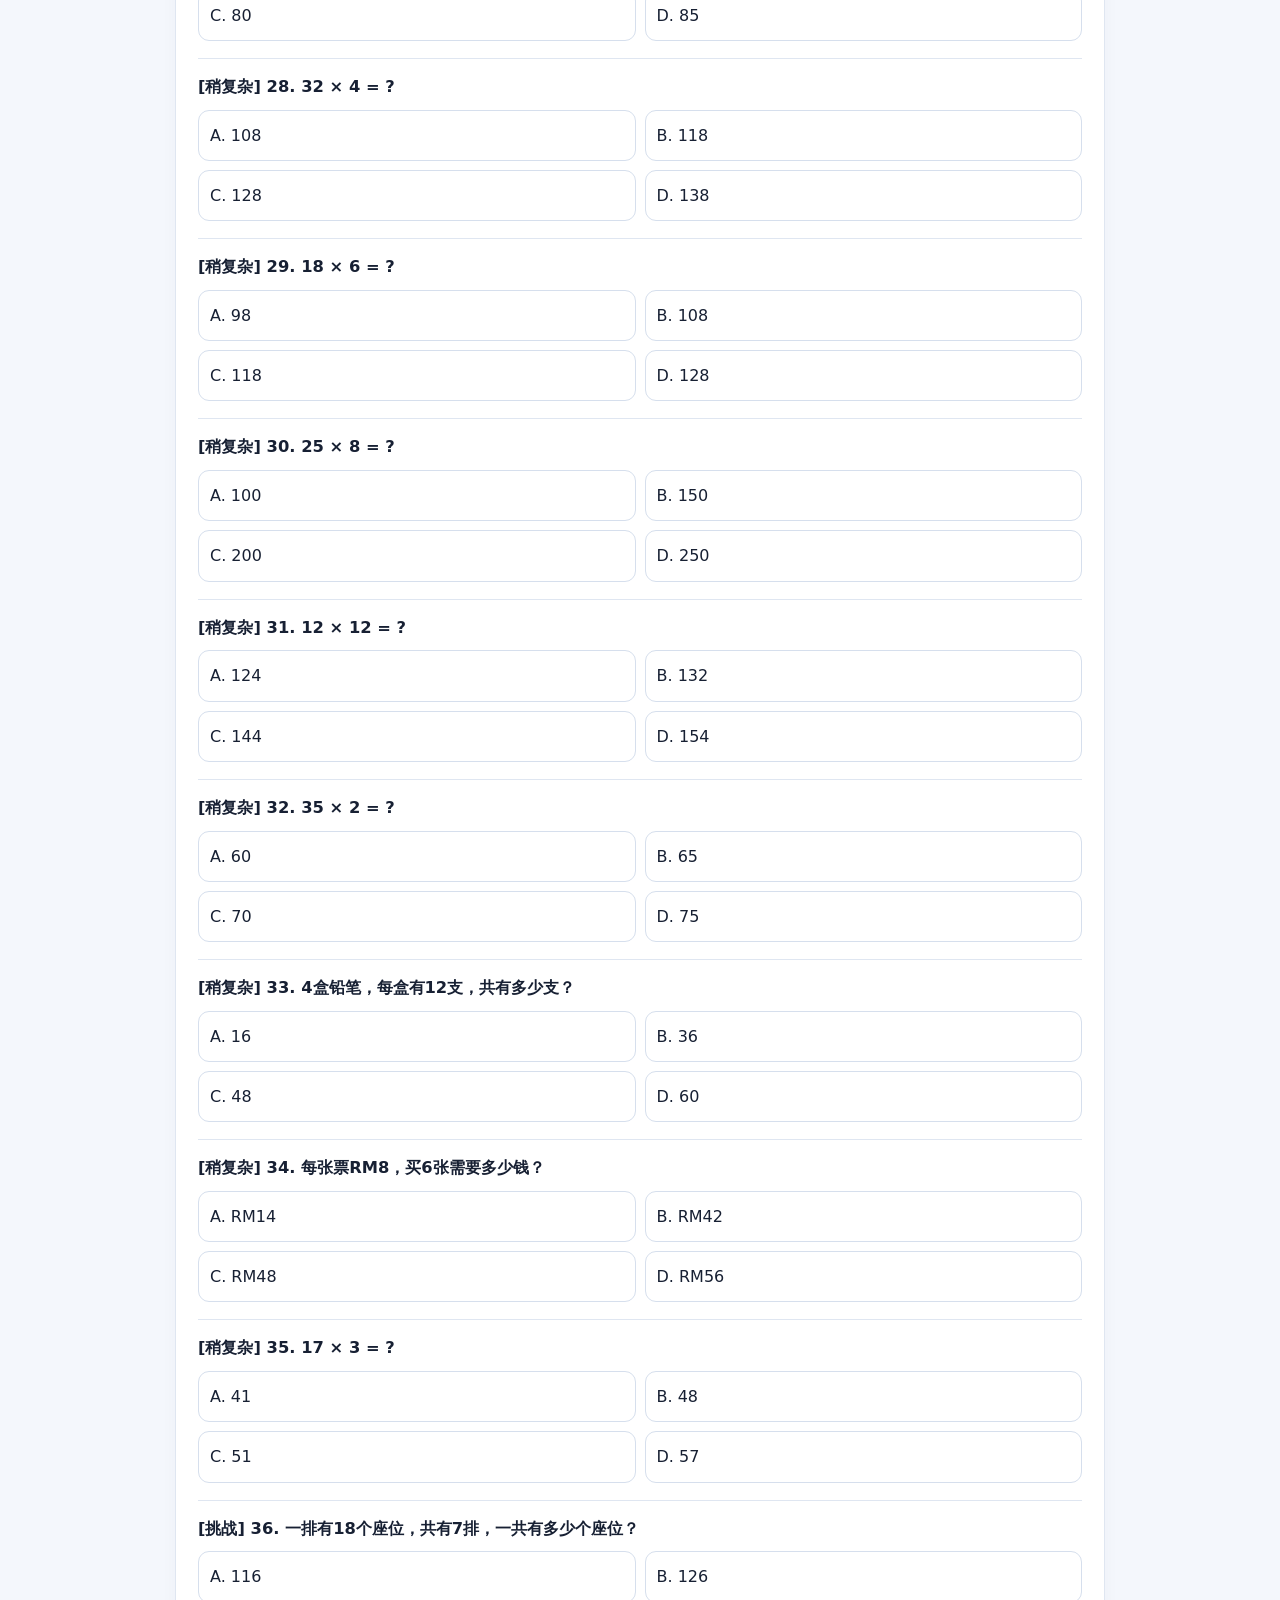
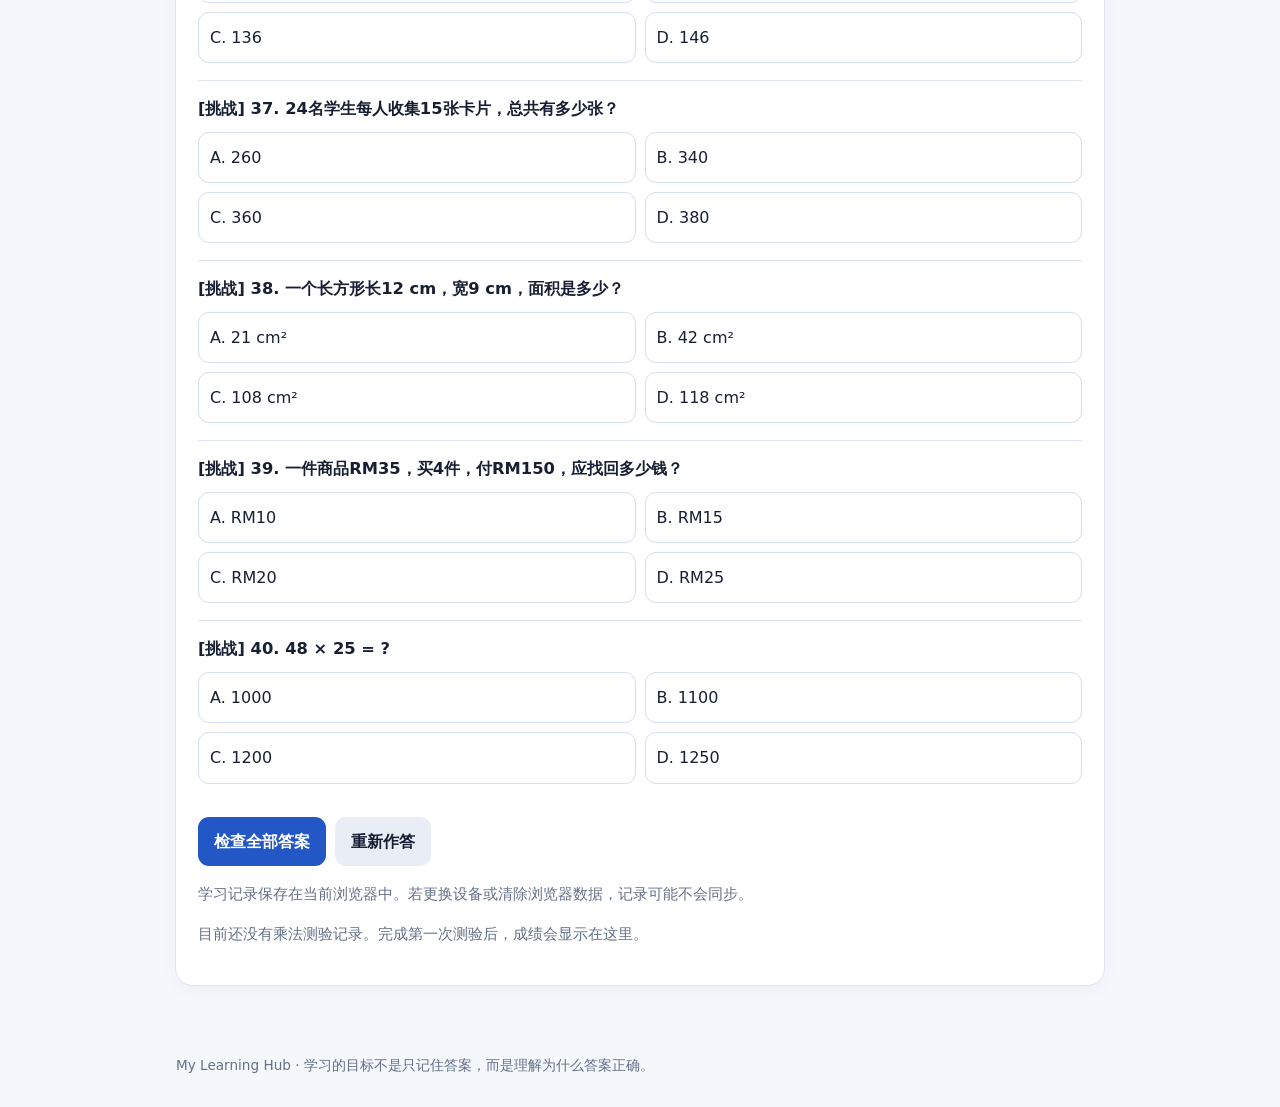
<file: lessons/multiplication.html>
<!DOCTYPE html>
<html lang="zh-CN">
<head>
<meta charset="UTF-8">
<meta name="viewport" content="width=device-width, initial-scale=1.0">
<title>乘法课程 | Multiplication</title>
<style>
:root {
  --blue: #2357c6;
  --blue-light: #edf3ff;
  --green: #16845b;
  --red: #c43d48;
  --bg: #f4f7fc;
  --card: #ffffff;
  --text: #172033;
  --muted: #637089;
  --border: #dfe6f1;
}
* { box-sizing: border-box; }
body {
  margin: 0;
  background: var(--bg);
  color: var(--text);
  font-family: system-ui, -apple-system, BlinkMacSystemFont, "Segoe UI", sans-serif;
  line-height: 1.7;
}
header {
  background: linear-gradient(135deg, #173b91, #3675e9);
  color: white;
  padding: 34px 20px;
}
.header-inner, main, footer {
  max-width: 960px;
  margin: auto;
}
.eyebrow {
  font-size: .82rem;
  font-weight: 800;
  letter-spacing: .1em;
  opacity: .85;
}
h1 { font-size: clamp(2rem, 5vw, 3rem); margin: 8px 0; line-height: 1.2; }
header p { max-width: 700px; margin-bottom: 0; }
main { padding: 22px 15px 50px; }
.card {
  background: var(--card);
  border: 1px solid var(--border);
  border-radius: 18px;
  padding: 22px;
  margin-bottom: 18px;
  box-shadow: 0 5px 18px #19305508;
}
h2 { margin-top: 0; font-size: 1.5rem; line-height: 1.35; }
h3 { line-height: 1.4; }
.tag {
  display: inline-block;
  background: #e3edff;
  color: #204da6;
  border-radius: 999px;
  padding: 4px 10px;
  font-size: .78rem;
  font-weight: 800;
  margin-bottom: 9px;
}
.muted { color: var(--muted); font-size: .94rem; }
.grid {
  display: grid;
  grid-template-columns: repeat(2, minmax(0, 1fr));
  gap: 14px;
}
.formula {
  text-align: center;
  padding: 17px 10px;
  margin: 14px 0;
  border-radius: 14px;
  background: var(--blue-light);
  color: #173b91;
  font-size: clamp(1.4rem, 4vw, 2rem);
  font-weight: 850;
}
.example {
  padding: 13px 15px;
  margin: 12px 0;
  border-left: 4px solid var(--blue);
  background: #f6f8fd;
  border-radius: 0 12px 12px 0;
}
.step {
  display: flex;
  gap: 12px;
  align-items: flex-start;
  margin: 13px 0;
}
.step-num {
  display: grid;
  place-items: center;
  flex: 0 0 30px;
  height: 30px;
  border-radius: 50%;
  background: var(--blue);
  color: white;
  font-weight: 800;
}
button {
  font: inherit;
  cursor: pointer;
}
.primary, .secondary {
  border: 0;
  border-radius: 11px;
  padding: 11px 16px;
  font-weight: 800;
}
.primary { background: var(--blue); color: white; }
.secondary { background: #e8edf6; color: #172033; }
.primary:disabled { opacity: .5; cursor: not-allowed; }
.toolbar {
  display: flex;
  gap: 9px;
  flex-wrap: wrap;
  margin: 16px 0;
}
.table-wrap { overflow-x: auto; }
table { width: 100%; border-collapse: collapse; }
th, td { border: 1px solid var(--border); padding: 10px; text-align: center; }
th { background: var(--blue-light); }
td button {
  width: 100%;
  border: 1px solid var(--border);
  background: white;
  padding: 8px;
  border-radius: 8px;
}
td button:hover { background: var(--blue-light); }
.visual-groups {
  display: flex;
  flex-wrap: wrap;
  gap: 12px;
  margin: 15px 0;
}
.group {
  min-width: 90px;
  padding: 10px;
  border: 2px solid #a9c3f8;
  border-radius: 12px;
  background: #f7faff;
  text-align: center;
}
.dots {
  display: grid;
  grid-template-columns: repeat(4, 17px);
  justify-content: center;
  gap: 5px;
  margin: 8px auto;
}
.dot {
  width: 15px;
  height: 15px;
  border-radius: 50%;
  background: #3675e9;
}
.progress {
  height: 9px;
  background: #e3e9f3;
  border-radius: 99px;
  overflow: hidden;
  margin: 14px 0 20px;
}
.progress div {
  height: 100%;
  width: 0;
  background: var(--blue);
  transition: width .2s;
}
.question {
  padding: 17px 0;
  border-top: 1px solid var(--border);
}
.question:first-child { border-top: 0; }
.question h3 { margin: 0 0 11px; font-size: 1.02rem; }
.options {
  display: grid;
  grid-template-columns: repeat(2, minmax(0, 1fr));
  gap: 9px;
}
.option {
  text-align: left;
  padding: 11px;
  border: 1px solid #d6dfed;
  border-radius: 11px;
  background: white;
  color: var(--text);
}
.option.selected { border: 2px solid var(--blue); background: var(--blue-light); }
.option.correct { border-color: var(--green); background: #e6f7ef; }
.option.wrong { border-color: var(--red); background: #fff0f0; }
.feedback { font-size: .92rem; font-weight: 650; margin-top: 9px; }
.score {
  display: none;
  background: #e4f6ec;
  color: #14563d;
  border-radius: 14px;
  padding: 18px;
  margin: 18px 0;
}
.score.show { display: block; }
.score strong { font-size: 2rem; }
footer { padding: 0 16px 30px; color: var(--muted); font-size: .85rem; }
@media(max-width:620px) {
  .grid, .options { grid-template-columns: 1fr; }
  .card { padding: 17px; }
}
</style>
</head>
<body>
<header>
  <div class="header-inner">
    <div class="eyebrow">MATHEMATICS · MULTIPLICATION · PENDARABAN</div>
    <h1>乘法 Multiplication</h1>
    <p>从理解乘法的意思开始，逐步学习乘法表、心算技巧、两位数计算和生活应用。</p>
  </div>
</header>

<main>
  <div class="toolbar">
    <button class="secondary" onclick="location.href='../index.html'">← 返回学习首页</button>
    <button class="secondary" onclick="document.getElementById('test').scrollIntoView({behavior:'smooth'})">直接做40题测验 ↓</button>
  </div>

  <section class="card">
    <span class="tag">LESSON 1 · 基础概念</span>
    <h2>一、什么是乘法？</h2>
    <p>乘法是把相同数量的组加起来的一种快捷方法。</p>
    <p class="muted">English: Multiplication is a quick way to add equal groups.</p>
    <p class="muted">Bahasa Melayu: Pendaraban ialah cara ringkas untuk menambah kumpulan yang sama banyak.</p>

    <div class="formula">3 × 4 = 4 + 4 + 4 = 12</div>
    <p>这个算式表示 <b>3组，每组4个</b>，一共有12个。</p>
    <div class="visual-groups" id="groupDemo">
      <div class="group"><b>第1组</b><div class="dots"><i class="dot"></i><i class="dot"></i><i class="dot"></i><i class="dot"></i></div></div>
      <div class="group"><b>第2组</b><div class="dots"><i class="dot"></i><i class="dot"></i><i class="dot"></i><i class="dot"></i></div></div>
      <div class="group"><b>第3组</b><div class="dots"><i class="dot"></i><i class="dot"></i><i class="dot"></i><i class="dot"></i></div></div>
    </div>
    <div class="example">
      <b>认识乘法算式：</b><br>
      3 × 4 = 12<br>
      3：组数（有几组）<br>
      4：每组的数量<br>
      12：乘积，也就是计算结果
    </div>
    <h3>试试看：改变组数</h3>
    <p class="muted">选择组数，看看每组4个时，总数如何变化。</p>
    <div class="toolbar" id="groupButtons">
      <button class="secondary" data-groups="2">2组</button>
      <button class="secondary" data-groups="3">3组</button>
      <button class="secondary" data-groups="4">4组</button>
      <button class="secondary" data-groups="5">5组</button>
    </div>
    <div id="groupResult" class="formula" aria-live="polite">3 × 4 = 12</div>
  </section>

  <section class="card">
    <span class="tag">LESSON 2 · 乘法规律</span>
    <h2>二、四个重要规律</h2>
    <div class="example">
      <b>1. 交换律</b><br>
      3 × 5 = 5 × 3 = 15<br>
      交换两个数字的位置，乘积不会改变。
    </div>
    <div class="example">
      <b>2. 乘以1</b><br>
      9 × 1 = 9<br>
      任何数乘以1，结果还是这个数。
    </div>
    <div class="example">
      <b>3. 乘以0</b><br>
      9 × 0 = 0<br>
      任何数乘以0，结果都是0。
    </div>
    <div class="example">
      <b>4. 乘以10</b><br>
      7 × 10 = 70<br>
      可以理解为7个十，也就是70。
    </div>
    <p><b>记忆方法：</b> 乘法可以交换位置；乘1不变；乘0得0；乘10要注意数位。</p>
  </section>

  <section class="card">
    <span class="tag">LESSON 3 · 乘法表</span>
    <h2>三、练习乘法表</h2>
    <p>点击表格中的算式，练习常见乘法。建议先熟悉2、3、4、5和10的乘法表，再练习6到9。</p>
    <div class="table-wrap">
      <table id="timesTable">
        <thead><tr><th>×</th><th>1</th><th>2</th><th>3</th><th>4</th><th>5</th><th>6</th><th>7</th><th>8</th><th>9</th><th>10</th></tr></thead>
        <tbody></tbody>
      </table>
    </div>
    <div class="formula" id="tableAnswer" aria-live="polite">点击任意算式查看答案</div>
  </section>

  <section class="card">
    <span class="tag">LESSON 4 · 心算技巧</span>
    <h2>四、把大数字拆开计算</h2>
    <p>不一定要死记所有答案。你可以把一个数字拆成更容易计算的部分。</p>
    <div class="example">
      <b>例题1：12 × 4</b><br>
      12 = 10 + 2<br>
      12 × 4 = 10 × 4 + 2 × 4<br>
      = 40 + 8<br>
      <b>= 48</b>
    </div>
    <div class="example">
      <b>例题2：23 × 3</b><br>
      23 = 20 + 3<br>
      23 × 3 = 20 × 3 + 3 × 3<br>
      = 60 + 9<br>
      <b>= 69</b>
    </div>
    <div class="example">
      <b>例题3：25 × 8</b><br>
      25 × 4 = 100<br>
      25 × 8 = 100 × 2<br>
      <b>= 200</b>
    </div>
    <p class="muted">技巧：拆分数字时，每一部分都要乘以相同的另一个数字，最后再把结果相加。</p>
  </section>

  <section class="card">
    <span class="tag">LESSON 5 · 文字题</span>
    <h2>五、生活中的乘法</h2>
    <div class="example">
      <b>例题1：买文具</b><br>
      一盒铅笔有12支，买4盒有多少支？<br>
      算式：12 × 4 = 48<br>
      答案：48支铅笔。
    </div>
    <div class="example">
      <b>例题2：计算价格</b><br>
      一张票RM8，买6张需要多少钱？<br>
      算式：8 × 6 = 48<br>
      答案：RM48。
    </div>
    <div class="example">
      <b>例题3：座位排列</b><br>
      礼堂有7排座位，每排18个座位。一共有多少个？<br>
      算式：18 × 7 = 126<br>
      答案：126个座位。
    </div>
    <div class="example">
      <b>例题4：长方形面积</b><br>
      长方形长12 cm，宽9 cm。面积是多少？<br>
      面积 = 长 × 宽 = 12 × 9 = 108 cm²。
    </div>
    <h3>如何判断是否使用乘法？</h3>
    <ul>
      <li>题目出现相同数量的多组物品。</li>
      <li>每组数量相同，要求全部加起来。</li>
      <li>商品单价相同，要求计算多件商品的总价。</li>
      <li>要求长方形面积，已知长度和宽度。</li>
    </ul>
    <p class="muted">注意：文字题也可能需要加法、减法或除法。请先读清楚问题，再选择运算。</p>
  </section>

  <section class="card">
    <span class="tag">QUICK PRACTICE · 即时练习</span>
    <h2>六、先做5道热身题</h2>
    <p class="muted">选择答案后立即查看结果。完成热身后，再挑战40题测验。</p>
    <div id="warmup"></div>
    <div id="warmupResult" class="example" aria-live="polite">完成5题后，这里会显示热身成绩。</div>
    <button class="secondary" id="warmupReset">重新练习热身题</button>
  </section>

  <section class="card" id="test">
    <span class="tag">FINAL TEST · 40 QUESTIONS</span>
    <h2>七、乘法40题分级测验</h2>
    <p>每题1分，共40分。请完成全部题目，再检查答案。提交后会显示成绩、正确答案和每题的解题说明。</p>
    <div class="grid">
      <div class="example"><b>简单：15题</b><br>乘法表与基础概念</div>
      <div class="example"><b>中等：10题</b><br>两位数和常规计算</div>
      <div class="example"><b>稍复杂：10题</b><br>心算与生活应用</div>
      <div class="example"><b>挑战：5题</b><br>多步骤推理与综合应用</div>
    </div>
    <div style="display:flex;justify-content:space-between;gap:10px;flex-wrap:wrap;margin-top:15px">
      <b id="answered">已作答 0 / 40</b>
      <span id="currentLevel" class="muted">从简单题开始</span>
    </div>
    <div class="progress"><div id="progressBar"></div></div>
    <div id="questions"></div>
    <div id="scoreBox" class="score" aria-live="polite">
      <strong id="scoreValue">0/40</strong>
      <div id="scoreMessage"></div>
    </div>
    <div class="toolbar">
      <button class="primary" id="checkBtn">检查全部答案</button>
      <button class="secondary" id="resetBtn">重新作答</button>
    </div>
    <p class="muted">学习记录保存在当前浏览器中。若更换设备或清除浏览器数据，记录可能不会同步。</p>
    <div id="history"></div>
  </section>
</main>

<footer>My Learning Hub · 学习的目标不是只记住答案，而是理解为什么答案正确。</footer>

<script>
const storageKey = 'myLearningHubProgressV1';

function getRecords() {
  try {
    const value = JSON.parse(localStorage.getItem(storageKey) || '[]');
    return Array.isArray(value) ? value : [];
  } catch (error) {
    return [];
  }
}

function saveRecord(record) {
  try {
    const records = getRecords();
    records.push(record);
    localStorage.setItem(storageKey, JSON.stringify(records.slice(-100)));
  } catch (error) {
    console.warn('无法保存学习记录。', error);
  }
}

function renderHistory() {
  const records = getRecords().filter(record => record.course === 'Multiplication');
  const history = document.getElementById('history');
  if (!records.length) {
    history.innerHTML = '<p class="muted">目前还没有乘法测验记录。完成第一次测验后，成绩会显示在这里。</p>';
    return;
  }
  history.innerHTML = '<h3>最近测验记录</h3>' +
    records.slice(-5).reverse().map(record =>
      '<div class="example"><b>' + escapeHTML(String(record.score)) +
      '</b> · ' + escapeHTML(String(record.date || '')) + '</div>'
    ).join('');
}

function escapeHTML(value) {
  return value.replace(/[&<>"']/g, char => ({
    '&': '&amp;', '<': '&lt;', '>': '&gt;',
    '"': '&quot;', "'": '&#39;'
  })[char]);
}

// 可互动分组示范
document.querySelectorAll('[data-groups]').forEach(button => {
  button.addEventListener('click', () => {
    const groups = Number(button.dataset.groups);
    document.getElementById('groupResult').textContent =
      groups + ' × 4 = ' + Array(groups).fill(4).join(' + ') +
      ' = ' + (groups * 4);
  });
});

// 乘法表
const tableBody = document.querySelector('#timesTable tbody');
for (let row = 1; row <= 10; row++) {
  const tr = document.createElement('tr');
  const heading = document.createElement('th');
  heading.textContent = row;
  tr.appendChild(heading);
  for (let col = 1; col <= 10; col++) {
    const td = document.createElement('td');
    const button = document.createElement('button');
    button.type = 'button';
    button.textContent = row + '×' + col;
    button.addEventListener('click', () => {
      document.getElementById('tableAnswer').textContent =
        row + ' × ' + col + ' = ' + (row * col);
    });
    td.appendChild(button);
    tr.appendChild(td);
  }
  tableBody.appendChild(tr);
}

// 5道热身题
const warmupQuestions = [
  { q: '3 × 4 = ?', options: ['7','12','14','16'], answer: 1, why: '3 × 4 = 4 + 4 + 4 = 12。' },
  { q: '8 × 0 = ?', options: ['0','1','8','80'], answer: 0, why: '任何数乘以0，结果都是0。' },
  { q: '7 × 5 = ?', options: ['30','35','40','45'], answer: 1, why: '7 × 5 = 35。' },
  { q: '12 × 3 = ?', options: ['15','24','36','42'], answer: 2, why: '12 + 12 + 12 = 36。' },
  { q: '每袋有6个苹果，4袋共有多少个？', options: ['10','18','24','30'], answer: 2, why: '4袋，每袋6个：4 × 6 = 24。' }
];
let warmupAnswers = {};
let warmupChecked = false;
function renderWarmup() {
  const root = document.getElementById('warmup');
  root.innerHTML = '';
  warmupQuestions.forEach((item, i) => {
    const box = document.createElement('div');
    box.className = 'question';
    const title = document.createElement('h3');
    title.textContent = (i + 1) + '. ' + item.q;
    box.appendChild(title);
    const options = document.createElement('div');
    options.className = 'options';
    item.options.forEach((option, j) => {
      const button = document.createElement('button');
      button.type = 'button';
      button.className = 'option';
      button.textContent = String.fromCharCode(65 + j) + '. ' + option;
      if (warmupAnswers[i] === j) button.classList.add('selected');
      if (warmupChecked && j === item.answer) button.classList.add('correct');
      if (warmupChecked && warmupAnswers[i] === j && j !== item.answer) button.classList.add('wrong');
      button.addEventListener('click', () => {
        if (warmupChecked) return;
        warmupAnswers[i] = j;
        renderWarmup();
      });
      options.appendChild(button);
    });
    box.appendChild(options);
    if (warmupChecked) {
      const feedback = document.createElement('div');
      feedback.className = 'feedback';
      feedback.textContent =
        (warmupAnswers[i] === item.answer ? '✓ 答对了！ ' : '✗ 正确答案：' + item.options[item.answer] + '。 ') + item.why;
      box.appendChild(feedback);
    }
    root.appendChild(box);
  });
  if (warmupChecked) {
    const score = warmupQuestions.filter((item, i) => warmupAnswers[i] === item.answer).length;
    document.getElementById('warmupResult').textContent = '热身成绩：' + score + '/5。' +
      (score === 5 ? '全部答对，太棒了！' : '看一看每题的解释，再试一次。');
  }
}
document.getElementById('warmupReset').addEventListener('click', () => {
  warmupAnswers = {};
  warmupChecked = false;
  document.getElementById('warmupResult').textContent = '完成5题后，这里会显示热身成绩。';
  renderWarmup();
});
renderWarmup();
// 显示热身提交按钮
const warmupSubmit = document.createElement('button');
warmupSubmit.type = 'button';
warmupSubmit.className = 'primary';
warmupSubmit.textContent = '检查热身答案';
warmupSubmit.style.margin = '10px 0 15px';
warmupSubmit.addEventListener('click', () => {
  if (Object.keys(warmupAnswers).length !== warmupQuestions.length) {
    document.getElementById('warmupResult').textContent = '请先回答全部5题。';
    return;
  }
  warmupChecked = true;
  renderWarmup();
});
document.getElementById('warmup').after(warmupSubmit);

// 40题题库：简单15、中等10、稍复杂10、挑战5
const questions = [
  // 简单 1-15
  {level:'简单',q:'1. 2 × 3 = ?',options:['5','6','8','9'],answer:1,why:'2组，每组3个：3 + 3 = 6。'},
  {level:'简单',q:'2. 4 × 2 = ?',options:['6','8','10','12'],answer:1,why:'4 × 2 = 2 + 2 + 2 + 2 = 8。'},
  {level:'简单',q:'3. 5 × 5 = ?',options:['10','20','25','30'],answer:2,why:'5 × 5 = 25。'},
  {level:'简单',q:'4. 3 × 4 = ?',options:['7','12','14','16'],answer:1,why:'3 × 4 = 12。'},
  {level:'简单',q:'5. 6 × 2 = ?',options:['8','10','12','14'],answer:2,why:'6 × 2 = 12。'},
  {level:'简单',q:'6. 7 × 3 = ?',options:['10','18','21','24'],answer:2,why:'7 + 7 + 7 = 21。'},
  {level:'简单',q:'7. 8 × 2 = ?',options:['12','14','16','18'],answer:2,why:'8 × 2 = 16。'},
  {level:'简单',q:'8. 9 × 2 = ?',options:['11','16','18','20'],answer:2,why:'9 × 2 = 18。'},
  {level:'简单',q:'9. 10 × 4 = ?',options:['14','40','400','10'],answer:1,why:'10 × 4 = 40。'},
  {level:'简单',q:'10. 6 × 5 = ?',options:['11','25','30','35'],answer:2,why:'6 × 5 = 30。'},
  {level:'简单',q:'11. 1 × 9 = ?',options:['0','1','9','10'],answer:2,why:'任何数乘以1，结果是这个数本身。'},
  {level:'简单',q:'12. 7 × 0 = ?',options:['0','1','7','70'],answer:0,why:'任何数乘以0，结果都是0。'},
  {level:'简单',q:'13. 4 × 6 = ?',options:['20','22','24','26'],answer:2,why:'4 × 6 = 24。'},
  {level:'简单',q:'14. 3 × 8 = ?',options:['11','21','24','32'],answer:2,why:'3 × 8 = 24。'},
  {level:'简单',q:'15. 5 × 10 = ?',options:['15','50','100','500'],answer:1,why:'5 × 10 = 50。'},

  // 中等 16-25
  {level:'中等',q:'16. 12 × 3 = ?',options:['15','24','36','39'],answer:2,why:'12 + 12 + 12 = 36。'},
  {level:'中等',q:'17. 11 × 4 = ?',options:['15','40','44','48'],answer:2,why:'11 × 4 = 44。'},
  {level:'中等',q:'18. 9 × 7 = ?',options:['56','63','72','79'],answer:1,why:'9 × 7 = 63。'},
  {level:'中等',q:'19. 8 × 8 = ?',options:['16','48','64','72'],answer:2,why:'8 × 8 = 64。'},
  {level:'中等',q:'20. 14 × 2 = ?',options:['16','24','28','32'],answer:2,why:'14 + 14 = 28。'},
  {level:'中等',q:'21. 6 × 9 = ?',options:['45','54','56','63'],answer:1,why:'6 × 9 = 54。'},
  {level:'中等',q:'22. 15 × 3 = ?',options:['18','30','45','60'],answer:2,why:'15 + 15 + 15 = 45。'},
  {level:'中等',q:'23. 20 × 4 = ?',options:['24','60','80','800'],answer:2,why:'2个十乘以4是8个十，即80。'},
  {level:'中等',q:'24. 13 × 5 = ?',options:['55','60','65','75'],answer:2,why:'10 × 5 + 3 × 5 = 50 + 15 = 65。'},
  {level:'中等',q:'25. 7 × 12 = ?',options:['72','74','84','96'],answer:2,why:'7 × 12 = 7 × (10 + 2) = 70 + 14 = 84。'},

  // 稍复杂 26-35
  {level:'稍复杂',q:'26. 24 × 3 = ?',options:['62','68','72','82'],answer:2,why:'20 × 3 + 4 × 3 = 60 + 12 = 72。'},
  {level:'稍复杂',q:'27. 16 × 5 = ?',options:['65','70','80','85'],answer:2,why:'16 × 5 = 8 × 10 = 80。'},
  {level:'稍复杂',q:'28. 32 × 4 = ?',options:['108','118','128','138'],answer:2,why:'30 × 4 + 2 × 4 = 120 + 8 = 128。'},
  {level:'稍复杂',q:'29. 18 × 6 = ?',options:['98','108','118','128'],answer:1,why:'20 × 6 − 2 × 6 = 120 − 12 = 108。'},
  {level:'稍复杂',q:'30. 25 × 8 = ?',options:['100','150','200','250'],answer:2,why:'25 × 4 = 100，所以25 × 8 = 200。'},
  {level:'稍复杂',q:'31. 12 × 12 = ?',options:['124','132','144','154'],answer:2,why:'12 × 12 = 144。'},
  {level:'稍复杂',q:'32. 35 × 2 = ?',options:['60','65','70','75'],answer:2,why:'35 + 35 = 70。'},
  {level:'稍复杂',q:'33. 4盒铅笔，每盒有12支，共有多少支？',options:['16','36','48','60'],answer:2,why:'4 × 12 = 48支。'},
  {level:'稍复杂',q:'34. 每张票RM8，买6张需要多少钱？',options:['RM14','RM42','RM48','RM56'],answer:2,why:'8 × 6 = 48，所以总价是RM48。'},
  {level:'稍复杂',q:'35. 17 × 3 = ?',options:['41','48','51','57'],answer:2,why:'10 × 3 + 7 × 3 = 30 + 21 = 51。'},

  // 挑战 36-40
  {level:'挑战',q:'36. 一排有18个座位，共有7排，一共有多少个座位？',options:['116','126','136','146'],answer:1,why:'18 × 7 = 10 × 7 + 8 × 7 = 70 + 56 = 126。'},
  {level:'挑战',q:'37. 24名学生每人收集15张卡片，总共有多少张？',options:['260','340','360','380'],answer:2,why:'24 × 15 = 24 × (10 + 5) = 240 + 120 = 360。'},
  {level:'挑战',q:'38. 一个长方形长12 cm，宽9 cm，面积是多少？',options:['21 cm²','42 cm²','108 cm²','118 cm²'],answer:2,why:'长方形面积 = 长 × 宽 = 12 × 9 = 108 cm²。'},
  {level:'挑战',q:'39. 一件商品RM35，买4件，付RM150，应找回多少钱？',options:['RM10','RM15','RM20','RM25'],answer:0,why:'总价35 × 4 = RM140；找回150 − 140 = RM10。'},
  {level:'挑战',q:'40. 48 × 25 = ?',options:['1000','1100','1200','1250'],answer:2,why:'48 × 25 = 48 × 100 ÷ 4 = 1200。'}
];

const answers = {};
let checked = false;
const questionsRoot = document.getElementById('questions');

function updateProgress() {
  const count = Object.keys(answers).length;
  document.getElementById('answered').textContent = '已作答 ' + count + ' / 40';
  document.getElementById('progressBar').style.width = (count / 40 * 100) + '%';
  document.getElementById('currentLevel').textContent =
    count === 40 ? '已完成全部题目' : '还有 ' + (40 - count) + ' 题';
}

function renderQuestions() {
  questionsRoot.innerHTML = '';
  questions.forEach((item, i) => {
    const box = document.createElement('div');
    box.className = 'question';

    const title = document.createElement('h3');
    title.textContent = '[' + item.level + '] ' + item.q;
    box.appendChild(title);

    const options = document.createElement('div');
    options.className = 'options';

    item.options.forEach((option, j) => {
      const button = document.createElement('button');
      button.type = 'button';
      button.className = 'option';
      button.textContent = String.fromCharCode(65 + j) + '. ' + option;

      if (answers[i] === j) button.classList.add('selected');

      if (checked && j === item.answer) button.classList.add('correct');
      if (checked && answers[i] === j && j !== item.answer) button.classList.add('wrong');

      button.addEventListener('click', () => {
        if (checked) return;
        answers[i] = j;
        renderQuestions();
      });

      options.appendChild(button);
    });

    box.appendChild(options);

    if (checked) {
      const feedback = document.createElement('div');
      feedback.className = 'feedback';
      feedback.textContent =
        (answers[i] === item.answer
          ? '✓ 答对了！ '
          : '✗ 正确答案：' + item.options[item.answer] + '。 ') + item.why;
      box.appendChild(feedback);
    }

    questionsRoot.appendChild(box);
  });

  updateProgress();
}

document.getElementById('checkBtn').addEventListener('click', () => {
  if (checked) return;

  if (Object.keys(answers).length !== questions.length) {
    document.getElementById('scoreValue').textContent =
      Object.keys(answers).length + '/40 已作答';
    document.getElementById('scoreMessage').textContent =
      '请先完成全部40题，再检查答案。';
    document.getElementById('scoreBox').classList.add('show');
    return;
  }

  checked = true;
  const score = questions.reduce(
    (total, item, i) => total + (answers[i] === item.answer ? 1 : 0), 0
  );

  document.getElementById('scoreValue').textContent = score + '/40';
  document.getElementById('scoreMessage').textContent =
    score >= 36 ? '优秀！你已经很好地掌握了乘法。'
    : score >= 30 ? '做得不错！复习错题，再挑战一次。'
    : score >= 24 ? '基础正在建立，建议重点练习乘法表和拆分计算。'
    : '不要灰心！先复习课程，再慢慢练习。';

  document.getElementById('scoreBox').classList.add('show');
  document.getElementById('checkBtn').disabled = true;

  saveRecord({
    course: 'Multiplication',
    score: score + '/40',
    date: new Date().toLocaleDateString()
  });

  renderQuestions();
  renderHistory();
});

document.getElementById('resetBtn').addEventListener('click', () => {
  Object.keys(answers).forEach(key => delete answers[key]);
  checked = false;
  document.getElementById('scoreBox').classList.remove('show');
  document.getElementById('checkBtn').disabled = false;
  renderQuestions();
  document.getElementById('test').scrollIntoView({behavior:'smooth'});
});

renderQuestions();
renderHistory();
</script>
</body>
</html>
</file>
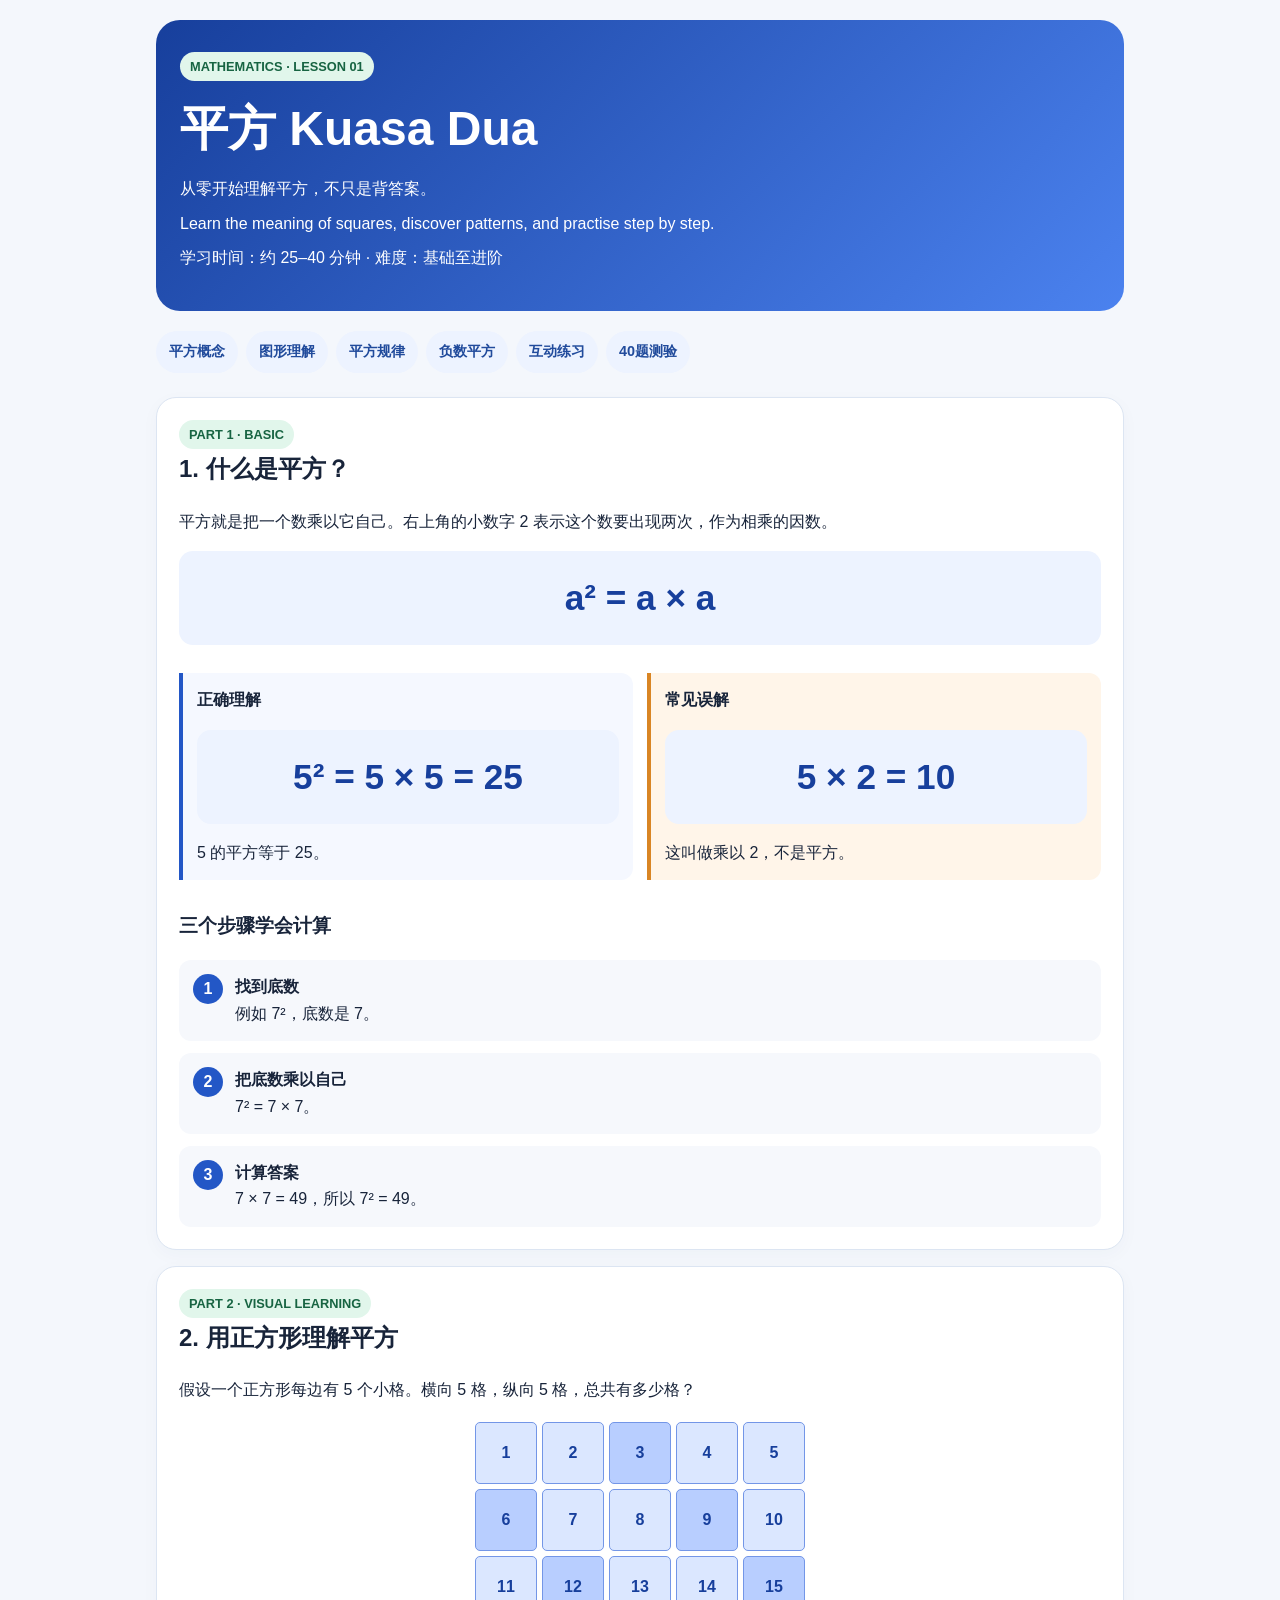
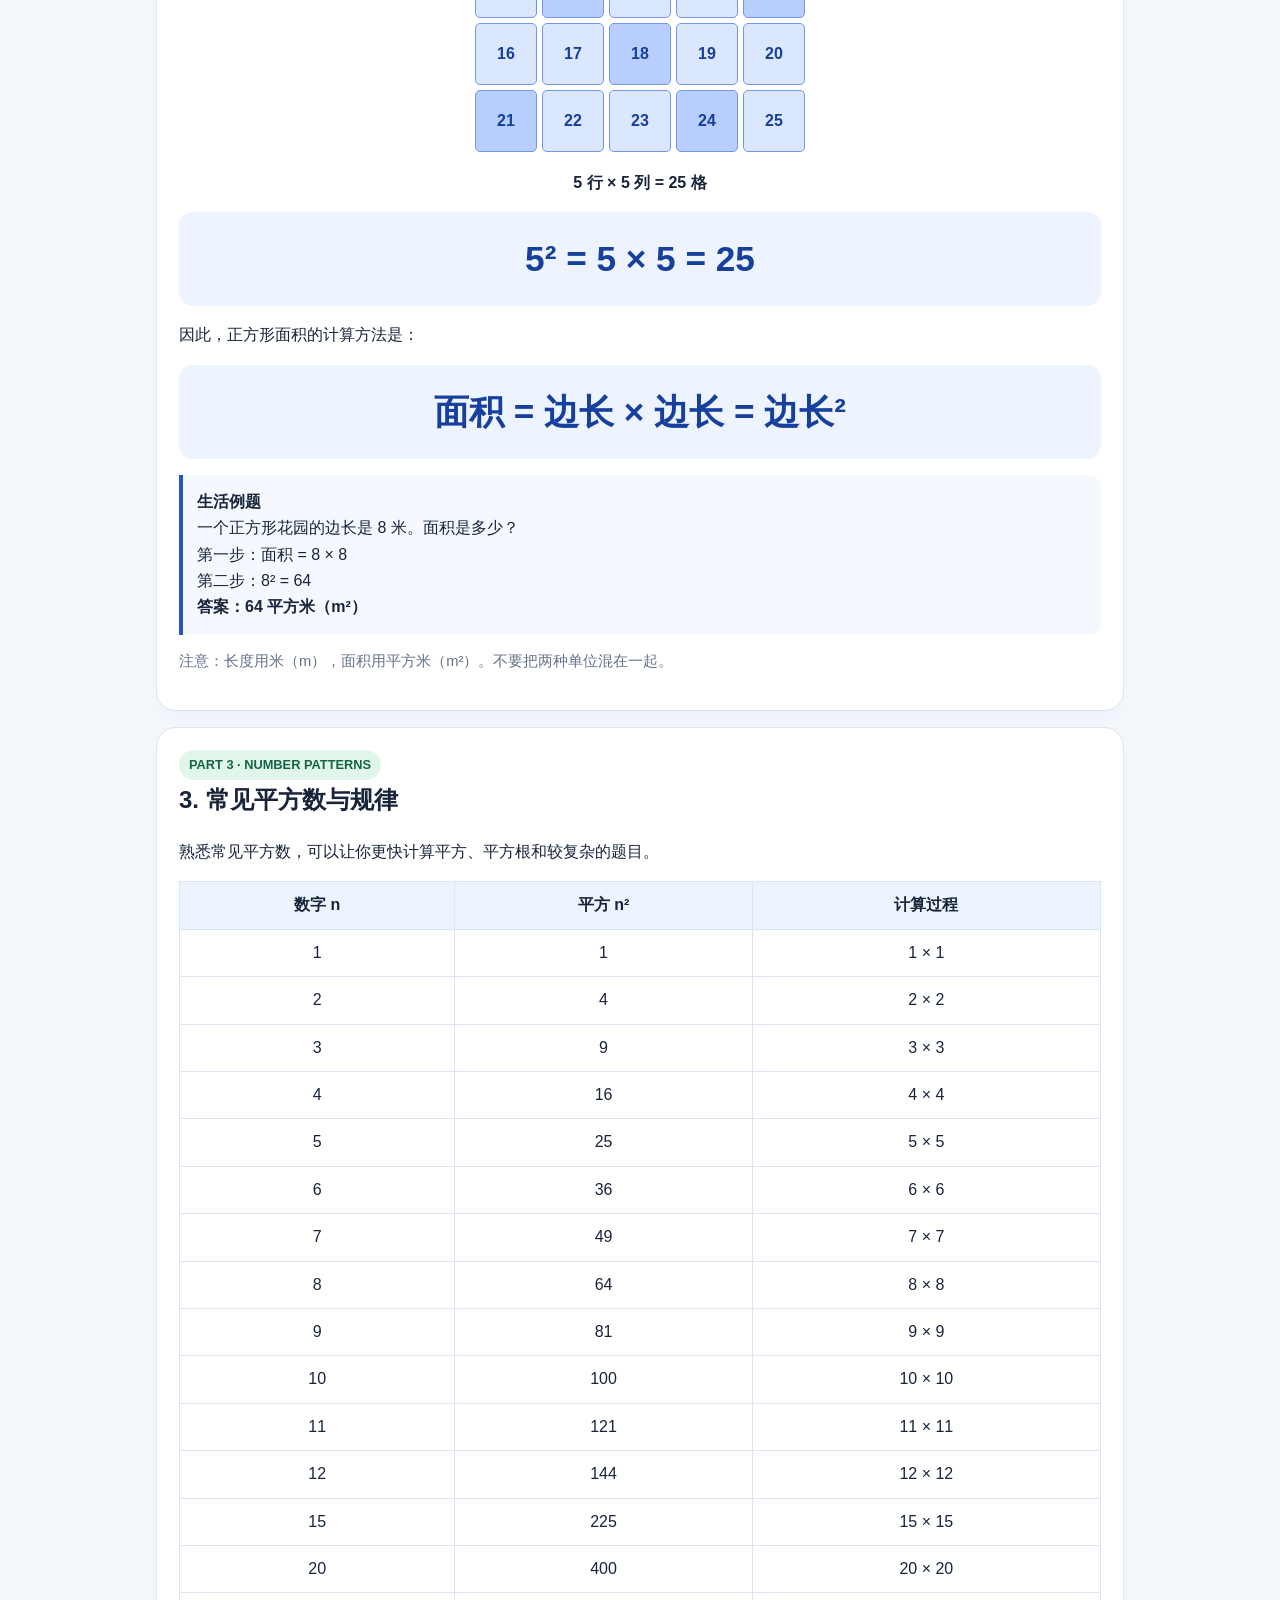
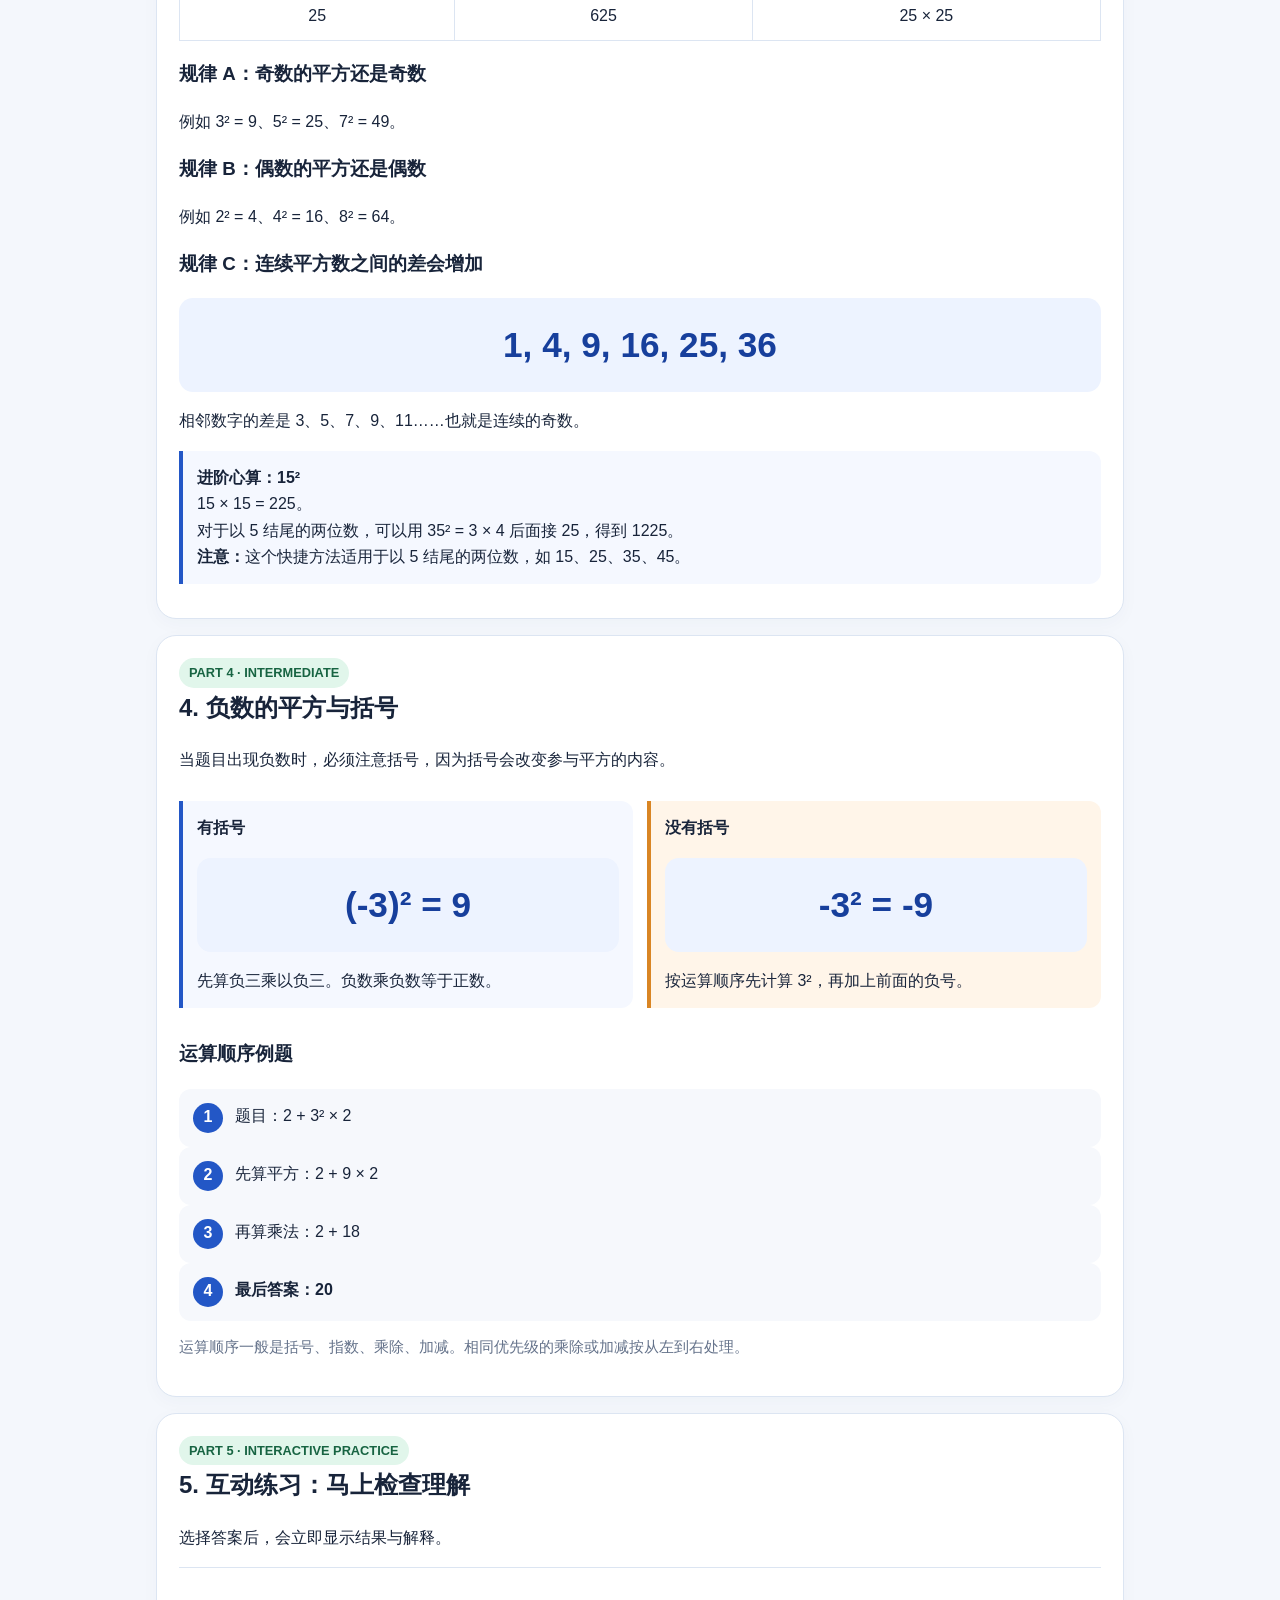
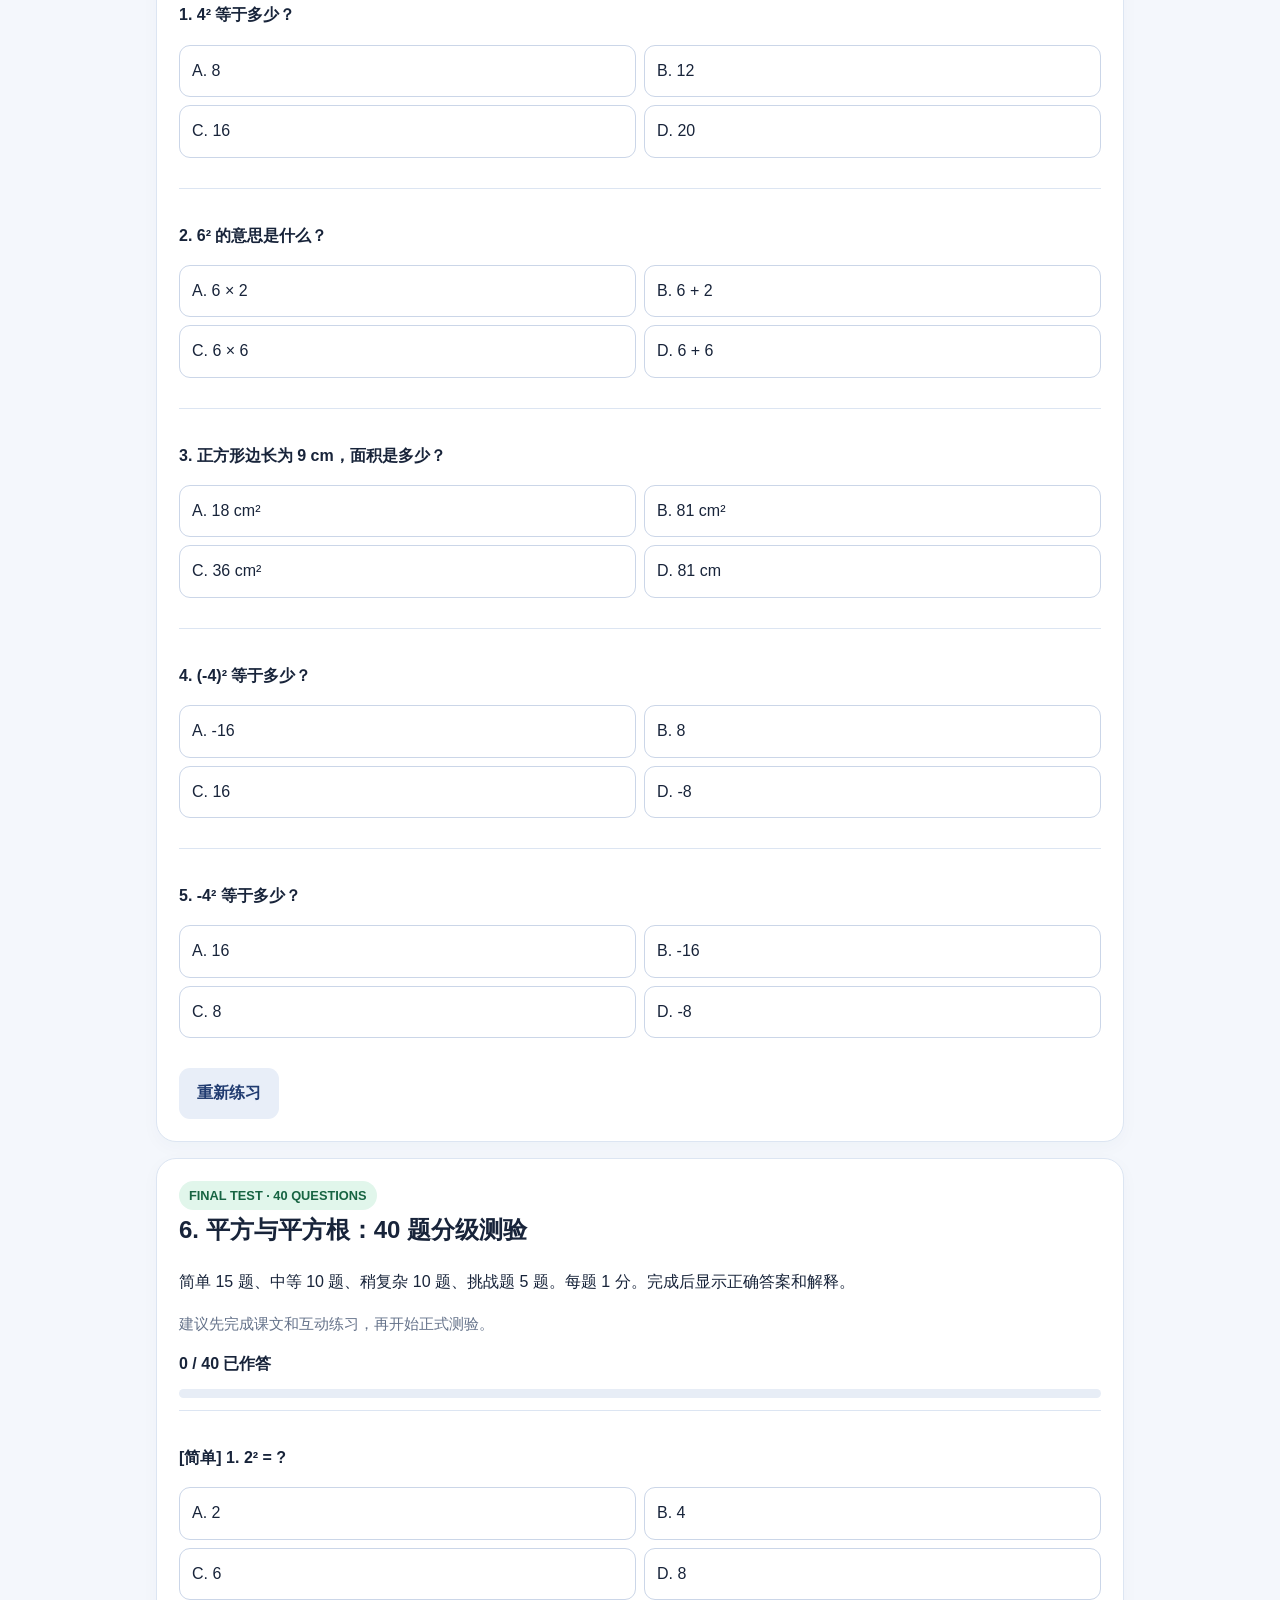
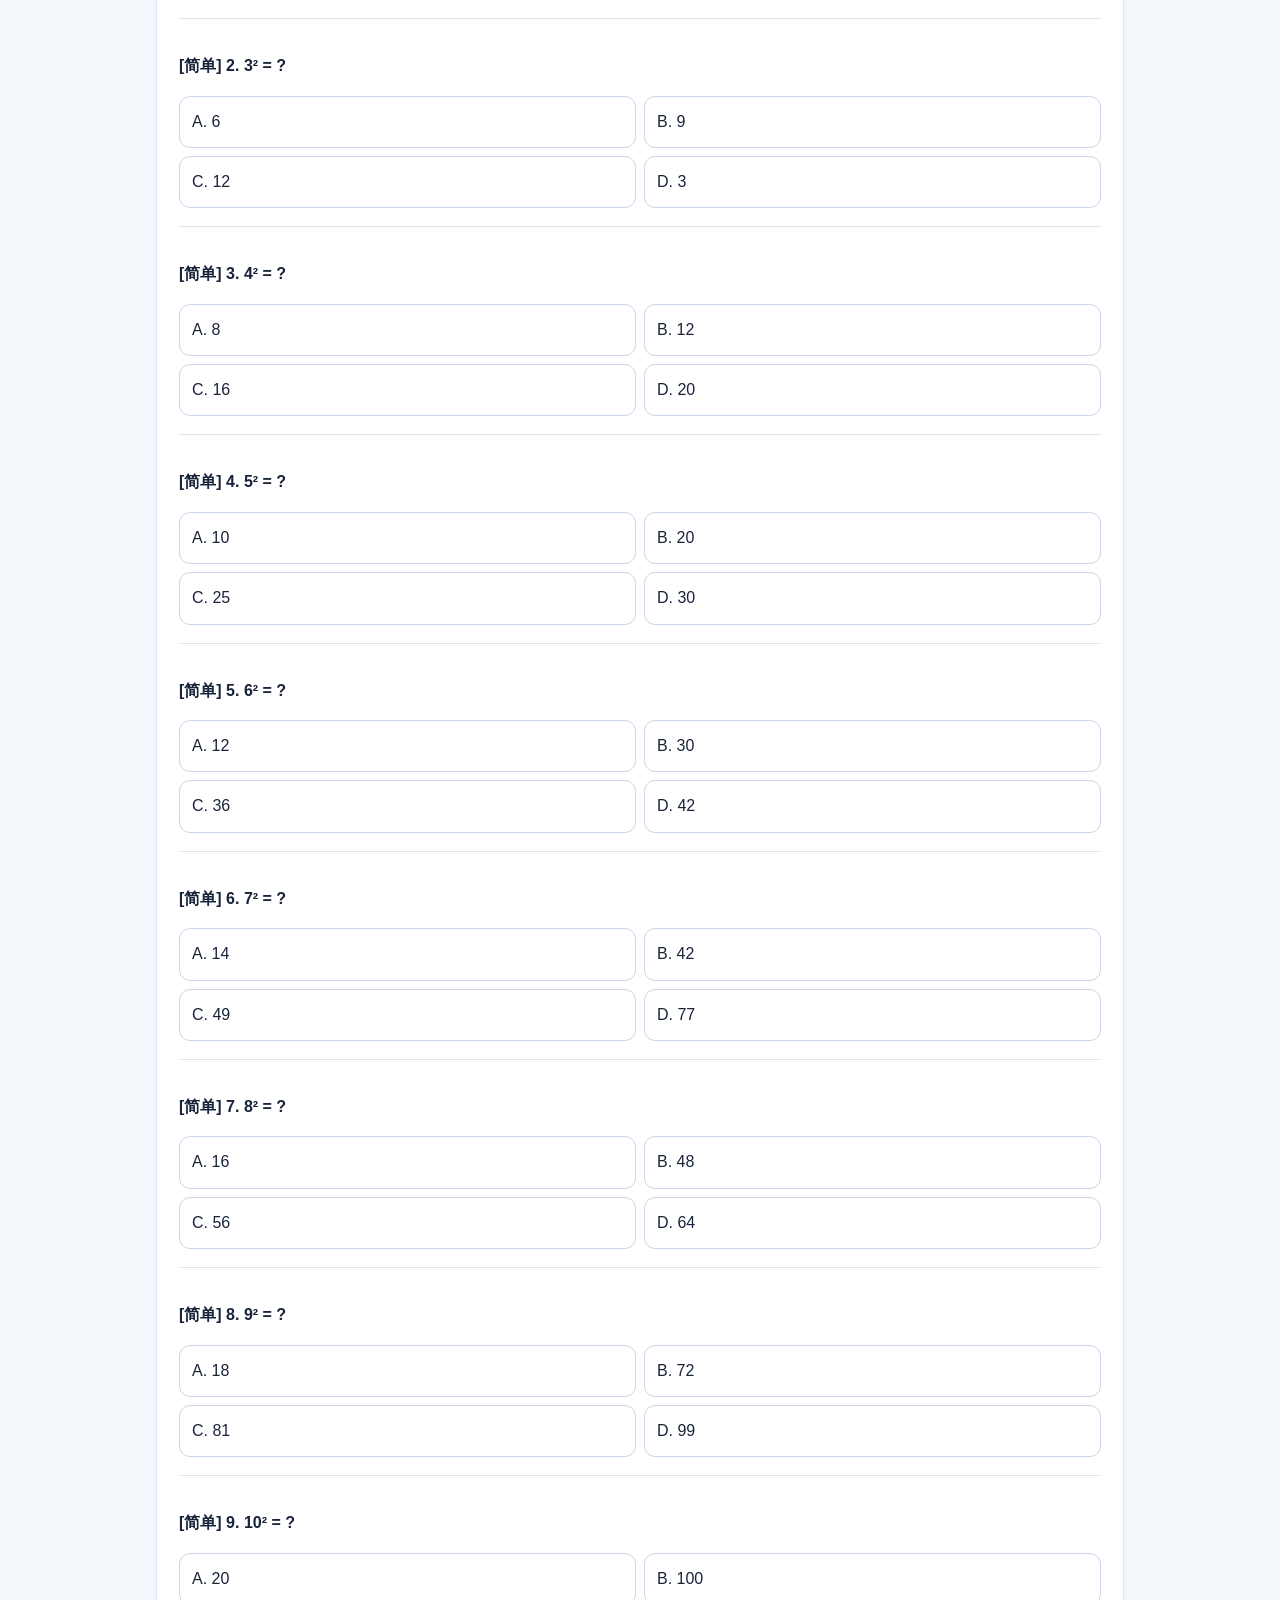
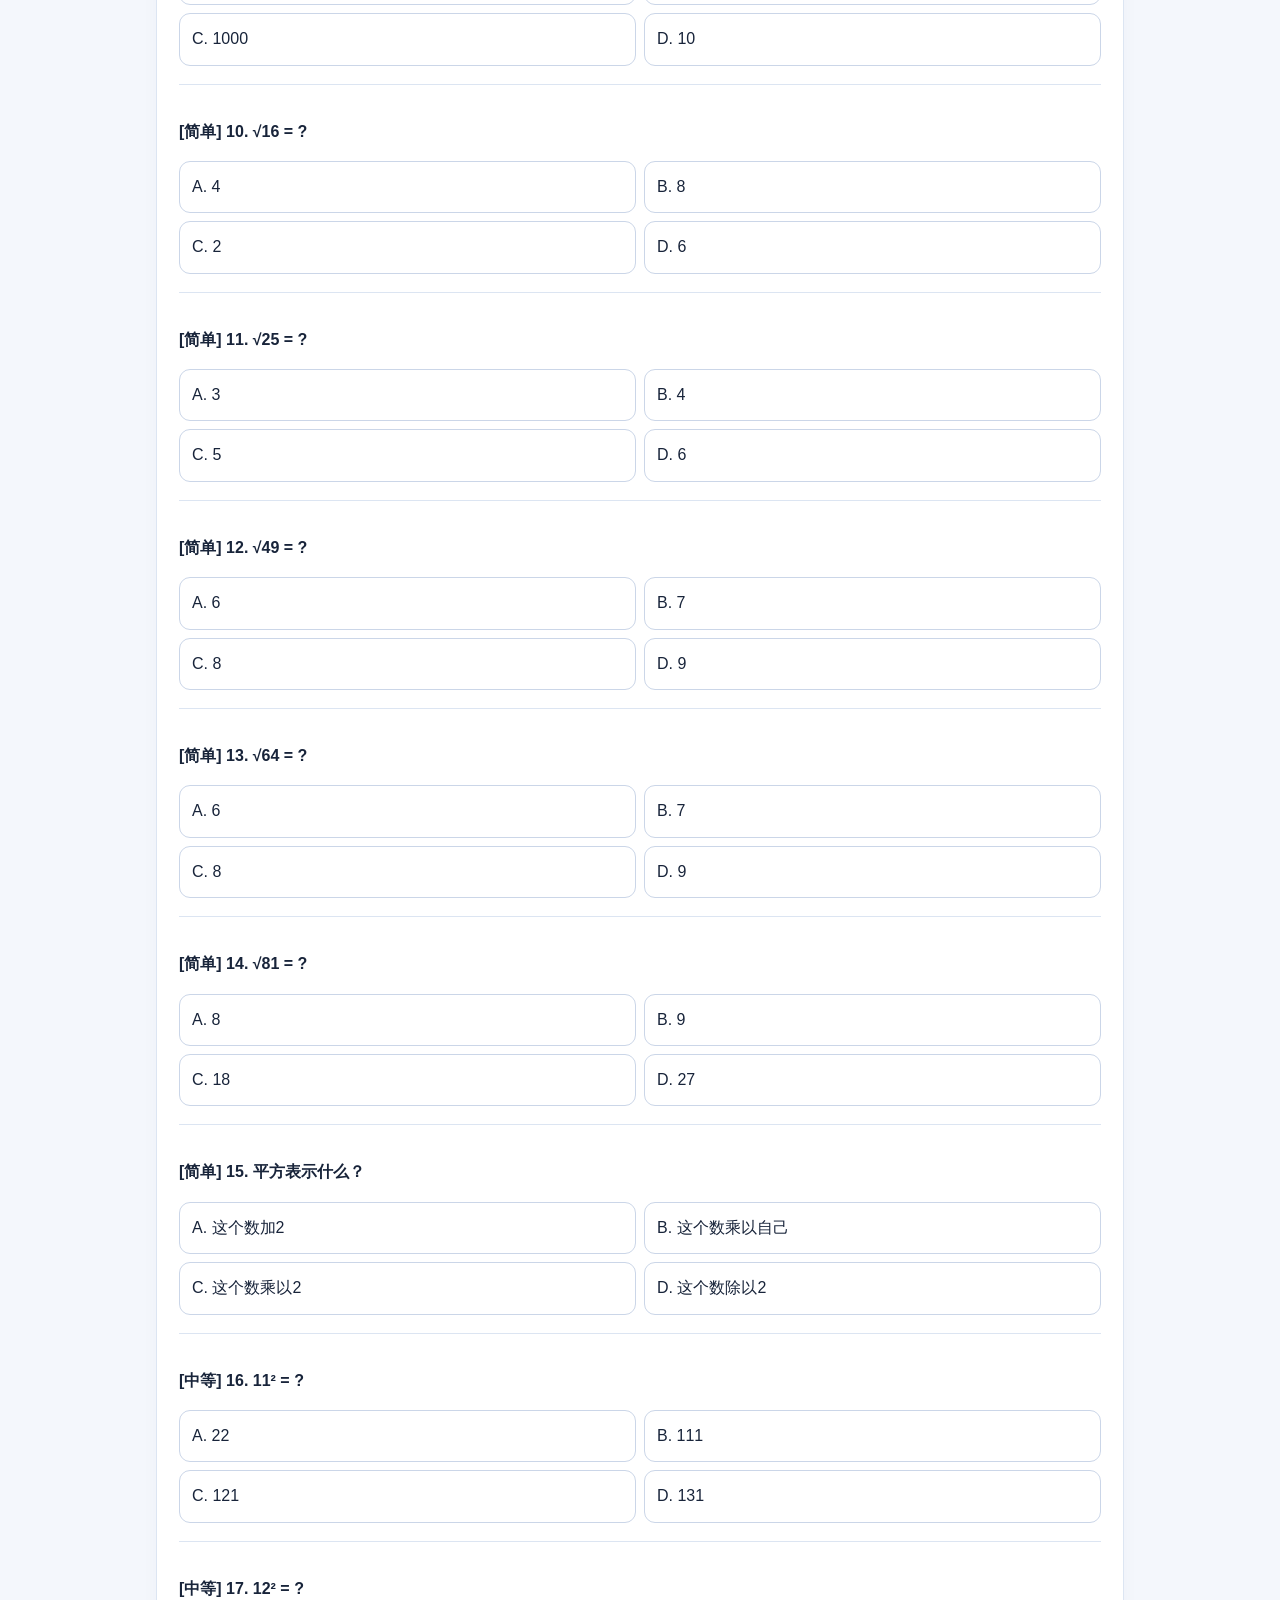
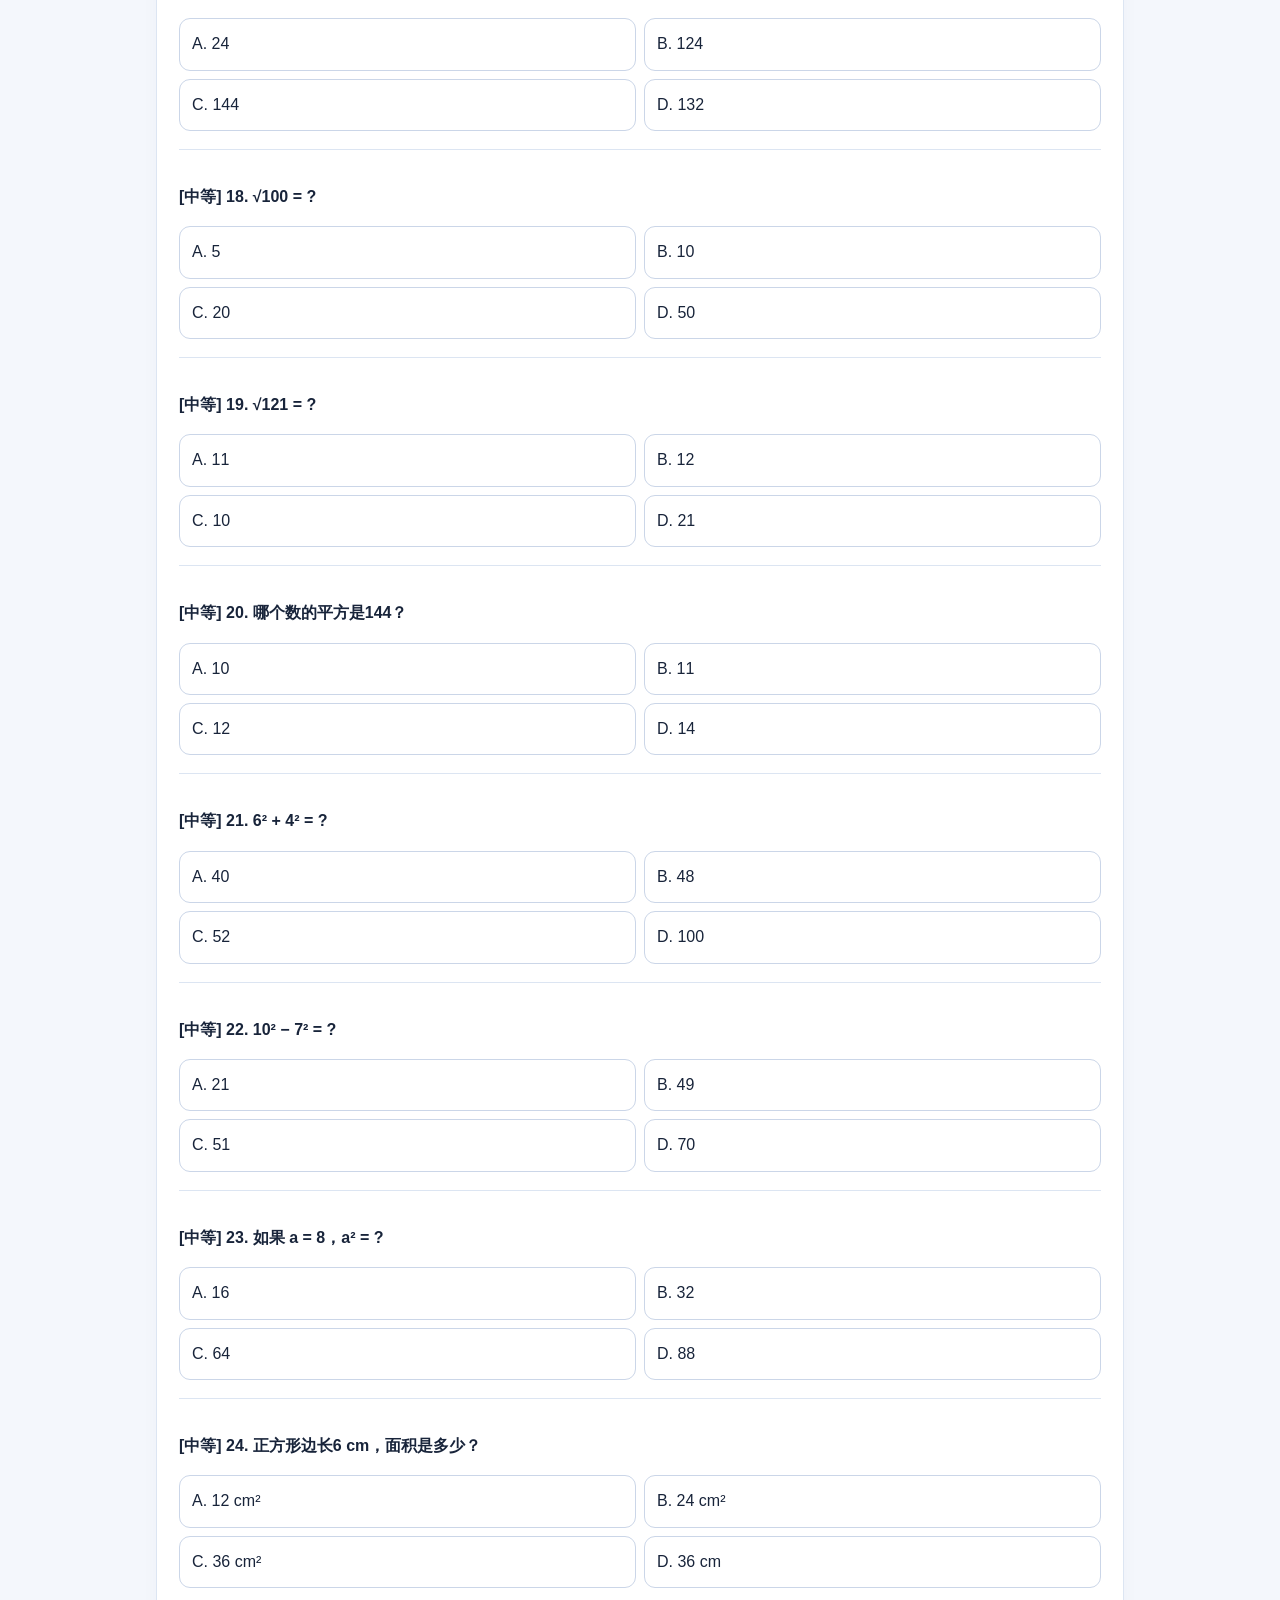
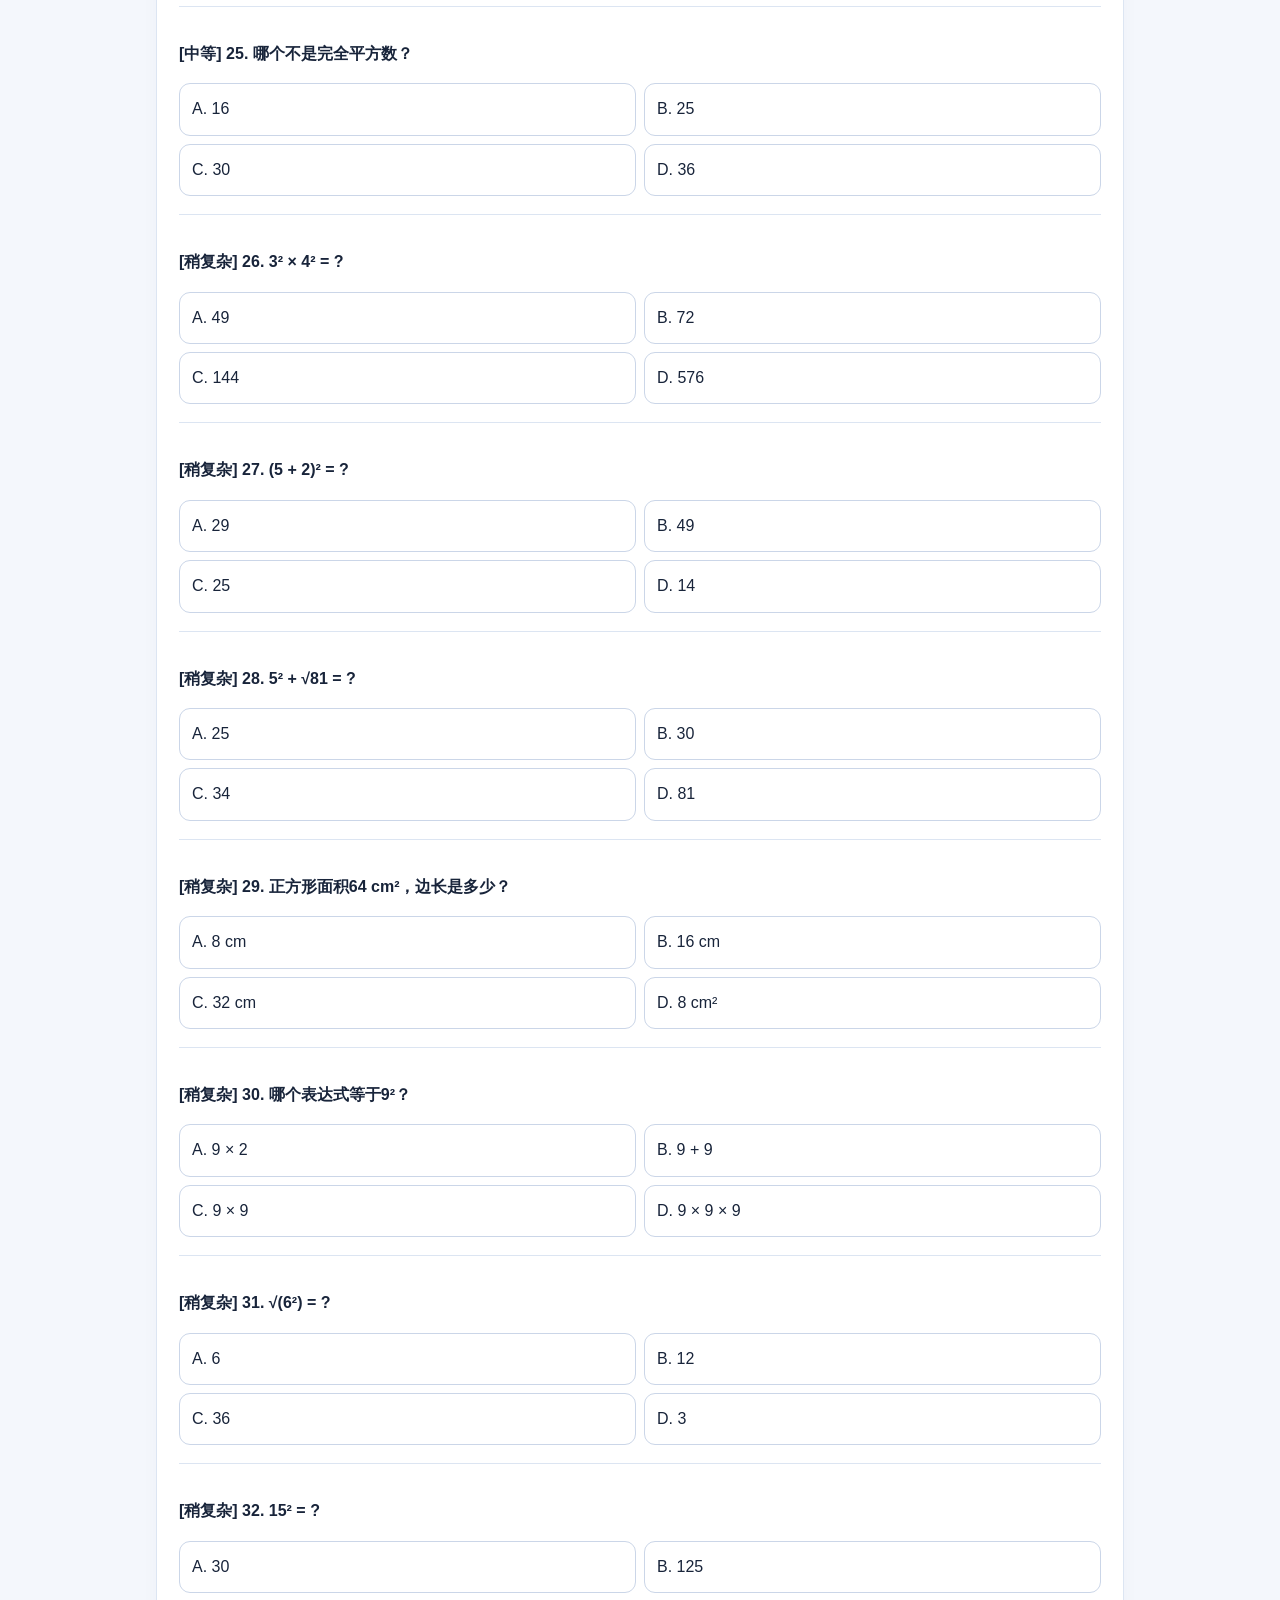
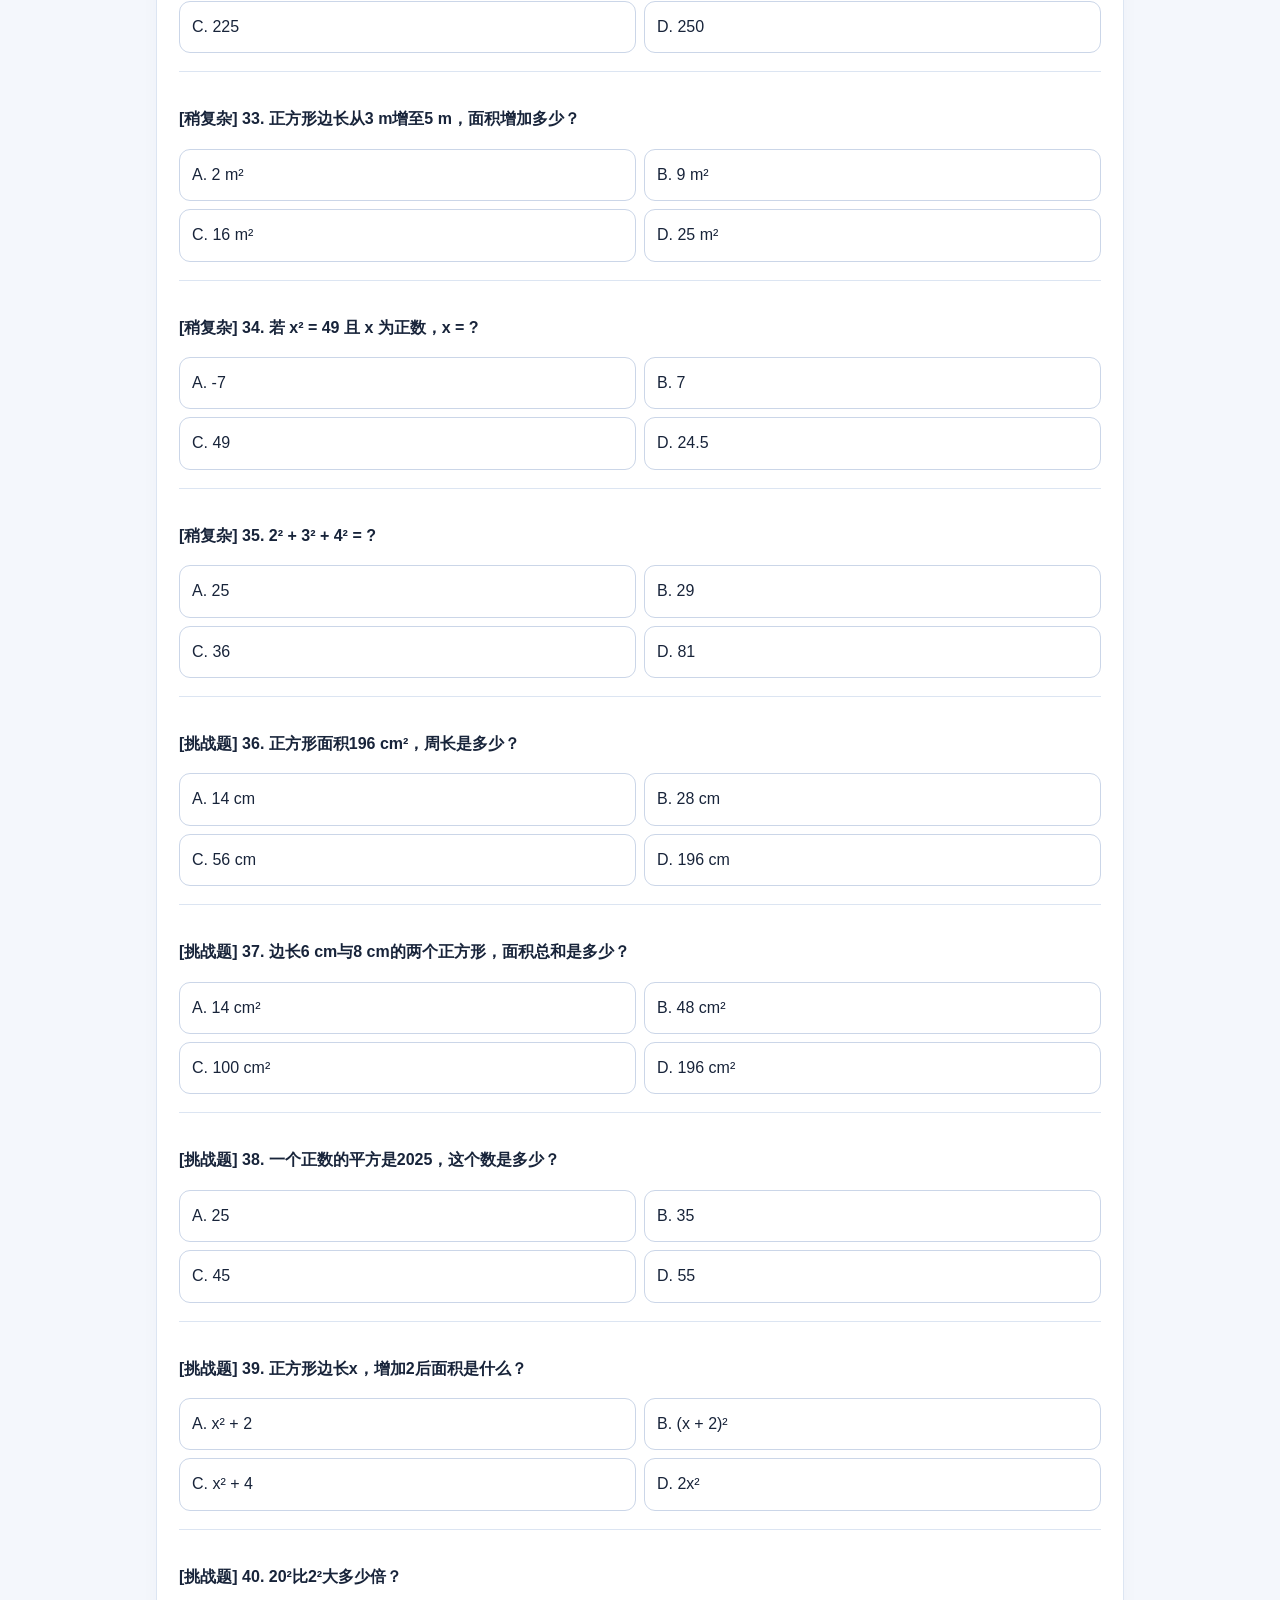
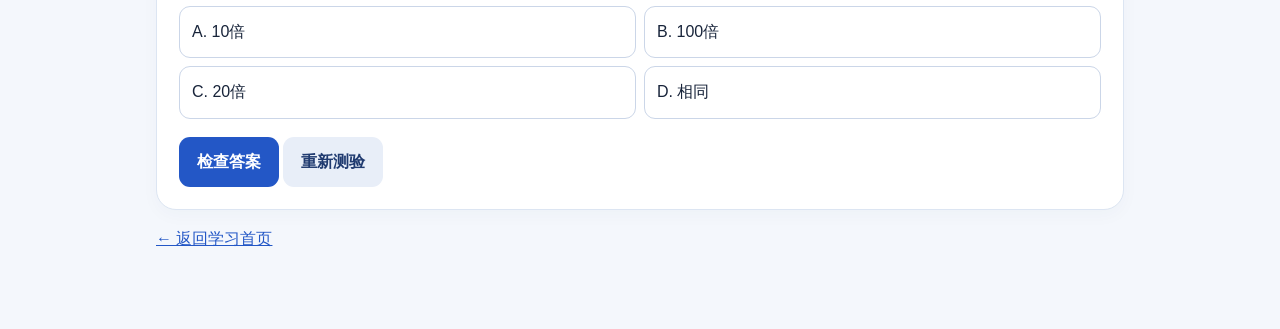
<file: lessons/square.html>
<!DOCTYPE html>
<html lang="zh-CN">
<head>
<meta charset="UTF-8">
<meta name="viewport" content="width=device-width, initial-scale=1">
<title>平方 Kuasa Dua | Interactive Math Lesson</title>
<link rel="stylesheet" href="../assets/css/style.css">
<style>
:root {
  --blue:#2357c6;
  --pale:#edf3ff;
  --green:#16865c;
  --red:#c43d48;
  --border:#dce5f2;
}
.lesson {max-width:1000px;margin:auto;padding:20px 16px 60px;color:#18243a}
.hero-box {background:linear-gradient(135deg,#173f9c,#4b82ef);color:white;padding:32px 24px;border-radius:24px;margin-bottom:20px}
.hero-box h1 {font-size:clamp(2rem,5vw,3rem);margin:8px 0}
.hero-box p {margin:8px 0}
.lesson-nav {display:flex;gap:8px;flex-wrap:wrap;margin:18px 0 24px}
.lesson-nav a {background:var(--pale);color:#214b9c;padding:9px 13px;border-radius:30px;text-decoration:none;font-weight:700;font-size:.9rem}
.lesson-card {background:white;border:1px solid var(--border);border-radius:20px;padding:22px;margin:16px 0;box-shadow:0 5px 18px #243a6008}
.lesson-card h2 {margin-top:0}
.formula {font-size:clamp(1.5rem,4vw,2.2rem);font-weight:850;text-align:center;background:#edf3ff;padding:18px;border-radius:14px;margin:16px 0;color:#173f9c}
.muted {color:#64728a}
.pill {display:inline-block;background:#e1f6eb;color:#176442;border-radius:30px;padding:4px 10px;font-size:.8rem;font-weight:800}
.steps {display:grid;gap:12px}
.step {display:flex;gap:12px;align-items:flex-start;background:#f6f8fc;padding:14px;border-radius:12px}
.step-num {width:30px;height:30px;flex-shrink:0;border-radius:50%;display:grid;place-items:center;background:var(--blue);color:white;font-weight:800}
.grid-demo {display:grid;grid-template-columns:repeat(5,minmax(0,1fr));gap:5px;max-width:330px;margin:18px auto}
.grid-demo span {aspect-ratio:1;background:#dbe7ff;border:1px solid #7396e7;border-radius:5px;display:grid;place-items:center;color:#173f9c;font-weight:800}
.grid-demo span:nth-child(3n) {background:#b8ceff}
.demo-label {text-align:center;font-weight:800}
.two-col {display:grid;grid-template-columns:repeat(2,minmax(0,1fr));gap:14px}
.example-box {background:#f5f8ff;border-left:4px solid var(--blue);padding:14px;border-radius:0 12px 12px 0;margin:12px 0}
.warning-box {background:#fff5e9;border-left:4px solid #d98524;padding:14px;border-radius:0 12px 12px 0;margin:12px 0}
.practice-options {display:grid;grid-template-columns:repeat(2,minmax(0,1fr));gap:8px;margin:12px 0}
.practice-options button,.answer-option {padding:12px;border:1px solid #cbd6e8;border-radius:11px;background:white;text-align:left;cursor:pointer;color:#18243a;font:inherit}
.practice-options button:hover,.answer-option:hover {border-color:var(--blue);background:#edf3ff}
.practice-options button:disabled {cursor:default;opacity:1}
.feedback {padding:12px;border-radius:10px;margin-top:12px;font-weight:700}
.feedback.good {background:#e1f6eb;color:#176442}
.feedback.bad {background:#fff0f0;color:#a72c38}
.action-btn {border:0;border-radius:11px;padding:12px 18px;background:var(--blue);color:white;font:inherit;font-weight:800;cursor:pointer}
.action-btn.secondary {background:#e8eef8;color:#203b70}
.table-wrap {overflow-x:auto}
.square-table {width:100%;border-collapse:collapse}
.square-table th,.square-table td {border:1px solid var(--border);padding:10px;text-align:center}
.square-table th {background:#edf3ff}
.progress-track {height:9px;background:#e7edf6;border-radius:20px;overflow:hidden;margin:12px 0}
.progress-fill {height:100%;width:0;background:#2357c6;transition:width .2s}
.quiz-question {border-top:1px solid var(--border);padding:18px 0}
.quiz-question h3 {font-size:1rem}
.quiz-options {display:grid;grid-template-columns:repeat(2,minmax(0,1fr));gap:8px}
.answer-option.selected {background:#edf3ff;border-color:var(--blue)}
.answer-option.correct {background:#e1f6eb;border-color:#16865c}
.answer-option.wrong {background:#fff0f0;border-color:#c43d48}
.quiz-result {display:none;background:#e1f6eb;border-radius:15px;padding:18px;margin:16px 0}
.quiz-result.show {display:block}
.quiz-result strong {font-size:2rem}
@media(max-width:620px) {
 .two-col {grid-template-columns:1fr}
 .lesson-card {padding:16px}
 .practice-options,.quiz-options {grid-template-columns:1fr}
 .hero-box {padding:24px 18px}
}
</style>
</head>
<body>
<main class="lesson">

<header class="hero-box">
  <span class="pill">MATHEMATICS · LESSON 01</span>
  <h1>平方 Kuasa Dua</h1>
  <p>从零开始理解平方，不只是背答案。</p>
  <p>Learn the meaning of squares, discover patterns, and practise step by step.</p>
  <p>学习时间：约 25–40 分钟 · 难度：基础至进阶</p>
</header>

<nav class="lesson-nav">
  <a href="#concept">平方概念</a>
  <a href="#visual">图形理解</a>
  <a href="#patterns">平方规律</a>
  <a href="#negative">负数平方</a>
  <a href="#practice">互动练习</a>
  <a href="#test">40题测验</a>
</nav>

<section class="lesson-card" id="concept">
  <span class="pill">PART 1 · BASIC</span>
  <h2>1. 什么是平方？</h2>
  <p>平方就是把一个数乘以它自己。右上角的小数字 2 表示这个数要出现两次，作为相乘的因数。</p>
  <div class="formula">a² = a × a</div>
  <div class="two-col">
    <div class="example-box">
      <b>正确理解</b>
      <div class="formula">5² = 5 × 5 = 25</div>
      5 的平方等于 25。
    </div>
    <div class="warning-box">
      <b>常见误解</b>
      <div class="formula">5 × 2 = 10</div>
      这叫做乘以 2，不是平方。
    </div>
  </div>
  <h3>三个步骤学会计算</h3>
  <div class="steps">
    <div class="step"><span class="step-num">1</span><div><b>找到底数</b><br>例如 7²，底数是 7。</div></div>
    <div class="step"><span class="step-num">2</span><div><b>把底数乘以自己</b><br>7² = 7 × 7。</div></div>
    <div class="step"><span class="step-num">3</span><div><b>计算答案</b><br>7 × 7 = 49，所以 7² = 49。</div></div>
  </div>
</section>

<section class="lesson-card" id="visual">
  <span class="pill">PART 2 · VISUAL LEARNING</span>
  <h2>2. 用正方形理解平方</h2>
  <p>假设一个正方形每边有 5 个小格。横向 5 格，纵向 5 格，总共有多少格？</p>
  <div class="grid-demo" aria-label="五行五列的25个方格">
    <span>1</span><span>2</span><span>3</span><span>4</span><span>5</span>
    <span>6</span><span>7</span><span>8</span><span>9</span><span>10</span>
    <span>11</span><span>12</span><span>13</span><span>14</span><span>15</span>
    <span>16</span><span>17</span><span>18</span><span>19</span><span>20</span>
    <span>21</span><span>22</span><span>23</span><span>24</span><span>25</span>
  </div>
  <p class="demo-label">5 行 × 5 列 = 25 格</p>
  <div class="formula">5² = 5 × 5 = 25</div>
  <p>因此，正方形面积的计算方法是：</p>
  <div class="formula">面积 = 边长 × 边长 = 边长²</div>
  <div class="example-box">
    <b>生活例题</b><br>
    一个正方形花园的边长是 8 米。面积是多少？<br>
    第一步：面积 = 8 × 8<br>
    第二步：8² = 64<br>
    <b>答案：64 平方米（m²）</b>
  </div>
  <p class="muted">注意：长度用米（m），面积用平方米（m²）。不要把两种单位混在一起。</p>
</section>

<section class="lesson-card" id="patterns">
  <span class="pill">PART 3 · NUMBER PATTERNS</span>
  <h2>3. 常见平方数与规律</h2>
  <p>熟悉常见平方数，可以让你更快计算平方、平方根和较复杂的题目。</p>
  <div class="table-wrap">
    <table class="square-table">
      <thead><tr><th>数字 n</th><th>平方 n²</th><th>计算过程</th></tr></thead>
      <tbody>
        <tr><td>1</td><td>1</td><td>1 × 1</td></tr>
        <tr><td>2</td><td>4</td><td>2 × 2</td></tr>
        <tr><td>3</td><td>9</td><td>3 × 3</td></tr>
        <tr><td>4</td><td>16</td><td>4 × 4</td></tr>
        <tr><td>5</td><td>25</td><td>5 × 5</td></tr>
        <tr><td>6</td><td>36</td><td>6 × 6</td></tr>
        <tr><td>7</td><td>49</td><td>7 × 7</td></tr>
        <tr><td>8</td><td>64</td><td>8 × 8</td></tr>
        <tr><td>9</td><td>81</td><td>9 × 9</td></tr>
        <tr><td>10</td><td>100</td><td>10 × 10</td></tr>
        <tr><td>11</td><td>121</td><td>11 × 11</td></tr>
        <tr><td>12</td><td>144</td><td>12 × 12</td></tr>
        <tr><td>15</td><td>225</td><td>15 × 15</td></tr>
        <tr><td>20</td><td>400</td><td>20 × 20</td></tr>
        <tr><td>25</td><td>625</td><td>25 × 25</td></tr>
      </tbody>
    </table>
  </div>
  <h3>规律 A：奇数的平方还是奇数</h3>
  <p>例如 3² = 9、5² = 25、7² = 49。</p>
  <h3>规律 B：偶数的平方还是偶数</h3>
  <p>例如 2² = 4、4² = 16、8² = 64。</p>
  <h3>规律 C：连续平方数之间的差会增加</h3>
  <div class="formula">1, 4, 9, 16, 25, 36</div>
  <p>相邻数字的差是 3、5、7、9、11……也就是连续的奇数。</p>
  <div class="example-box">
    <b>进阶心算：15²</b><br>
    15 × 15 = 225。<br>
    对于以 5 结尾的两位数，可以用 35² = 3 × 4 后面接 25，得到 1225。<br>
    <b>注意：</b>这个快捷方法适用于以 5 结尾的两位数，如 15、25、35、45。
  </div>
</section>

<section class="lesson-card" id="negative">
  <span class="pill">PART 4 · INTERMEDIATE</span>
  <h2>4. 负数的平方与括号</h2>
  <p>当题目出现负数时，必须注意括号，因为括号会改变参与平方的内容。</p>
  <div class="two-col">
    <div class="example-box">
      <b>有括号</b>
      <div class="formula">(-3)² = 9</div>
      先算负三乘以负三。负数乘负数等于正数。
    </div>
    <div class="warning-box">
      <b>没有括号</b>
      <div class="formula">-3² = -9</div>
      按运算顺序先计算 3²，再加上前面的负号。
    </div>
  </div>
  <h3>运算顺序例题</h3>
  <div class="step"><span class="step-num">1</span><div>题目：2 + 3² × 2</div></div>
  <div class="step"><span class="step-num">2</span><div>先算平方：2 + 9 × 2</div></div>
  <div class="step"><span class="step-num">3</span><div>再算乘法：2 + 18</div></div>
  <div class="step"><span class="step-num">4</span><div><b>最后答案：20</b></div></div>
  <p class="muted">运算顺序一般是括号、指数、乘除、加减。相同优先级的乘除或加减按从左到右处理。</p>
</section>

<section class="lesson-card" id="practice">
  <span class="pill">PART 5 · INTERACTIVE PRACTICE</span>
  <h2>5. 互动练习：马上检查理解</h2>
  <p>选择答案后，会立即显示结果与解释。</p>
  <div id="practiceArea"></div>
  <button class="action-btn secondary" id="practiceReset" type="button">重新练习</button>
</section>

<section class="lesson-card" id="test">
  <span class="pill">FINAL TEST · 40 QUESTIONS</span>
  <h2>6. 平方与平方根：40 题分级测验</h2>
  <p>简单 15 题、中等 10 题、稍复杂 10 题、挑战题 5 题。每题 1 分。完成后显示正确答案和解释。</p>
  <p class="muted">建议先完成课文和互动练习，再开始正式测验。</p>
  <div><b id="answered">0 / 40 已作答</b></div>
  <div class="progress-track"><div class="progress-fill" id="progressFill"></div></div>
  <div id="quizArea"></div>
  <div class="quiz-result" id="result">
    <strong id="score">0/40</strong>
    <p id="scoreMessage"></p>
  </div>
  <button class="action-btn" id="submitQuiz" type="button">检查答案</button>
  <button class="action-btn secondary" id="resetQuiz" type="button">重新测验</button>
</section>

<p><a href="../index.html">← 返回学习首页</a></p>
</main>

<script>
const practiceQuestions = [
  {q:"1. 4² 等于多少？",o:["8","12","16","20"],a:2,w:"4² = 4 × 4 = 16。"},
  {q:"2. 6² 的意思是什么？",o:["6 × 2","6 + 2","6 × 6","6 + 6"],a:2,w:"平方表示底数乘以它自己。"},
  {q:"3. 正方形边长为 9 cm，面积是多少？",o:["18 cm²","81 cm²","36 cm²","81 cm"],a:1,w:"面积 = 9 × 9 = 81 cm²。"},
  {q:"4. (-4)² 等于多少？",o:["-16","8","16","-8"],a:2,w:"(-4) × (-4) = 16。"},
  {q:"5. -4² 等于多少？",o:["16","-16","8","-8"],a:1,w:"没有括号时，先计算 4²，再应用负号，因此答案是 -16。"}
];
const practiceArea = document.getElementById("practiceArea");
function renderPractice(){
  practiceArea.innerHTML="";
  practiceQuestions.forEach((q,i)=>{
    const box=document.createElement("div");
    box.className="quiz-question";
    const h=document.createElement("h3");
    h.textContent=q.q;
    box.appendChild(h);
    const opts=document.createElement("div");
    opts.className="practice-options";
    const feedback=document.createElement("div");
    feedback.className="feedback";
    feedback.hidden=true;
    q.o.forEach((option,j)=>{
      const b=document.createElement("button");
      b.type="button";
      b.textContent=String.fromCharCode(65+j)+". "+option;
      b.addEventListener("click",()=>{
        if(opts.dataset.done==="yes") return;
        opts.dataset.done="yes";
        opts.querySelectorAll("button").forEach((button,k)=>{
          button.disabled=true;
          if(k===q.a) button.style.borderColor="#16865c";
          if(k===j&&j!==q.a) button.style.borderColor="#c43d48";
        });
        feedback.hidden=false;
        feedback.className="feedback "+(j===q.a?"good":"bad");
        feedback.textContent=(j===q.a?"答对了！ ":"还不正确。 ")+q.w;
      });
      opts.appendChild(b);
    });
    box.appendChild(opts);
    box.appendChild(feedback);
    practiceArea.appendChild(box);
  });
}
document.getElementById("practiceReset").addEventListener("click",renderPractice);
renderPractice();

const questions = [
{l:"简单",q:"1. 2² = ?",o:["2","4","6","8"],a:1,w:"2 × 2 = 4。"},
{l:"简单",q:"2. 3² = ?",o:["6","9","12","3"],a:1,w:"3 × 3 = 9。"},
{l:"简单",q:"3. 4² = ?",o:["8","12","16","20"],a:2,w:"4 × 4 = 16。"},
{l:"简单",q:"4. 5² = ?",o:["10","20","25","30"],a:2,w:"5 × 5 = 25。"},
{l:"简单",q:"5. 6² = ?",o:["12","30","36","42"],a:2,w:"6 × 6 = 36。"},
{l:"简单",q:"6. 7² = ?",o:["14","42","49","77"],a:2,w:"7 × 7 = 49。"},
{l:"简单",q:"7. 8² = ?",o:["16","48","56","64"],a:3,w:"8 × 8 = 64。"},
{l:"简单",q:"8. 9² = ?",o:["18","72","81","99"],a:2,w:"9 × 9 = 81。"},
{l:"简单",q:"9. 10² = ?",o:["20","100","1000","10"],a:1,w:"10 × 10 = 100。"},
{l:"简单",q:"10. √16 = ?",o:["4","8","2","6"],a:0,w:"4 × 4 = 16。"},
{l:"简单",q:"11. √25 = ?",o:["3","4","5","6"],a:2,w:"5 × 5 = 25。"},
{l:"简单",q:"12. √49 = ?",o:["6","7","8","9"],a:1,w:"7 × 7 = 49。"},
{l:"简单",q:"13. √64 = ?",o:["6","7","8","9"],a:2,w:"8 × 8 = 64。"},
{l:"简单",q:"14. √81 = ?",o:["8","9","18","27"],a:1,w:"9 × 9 = 81。"},
{l:"简单",q:"15. 平方表示什么？",o:["这个数加2","这个数乘以自己","这个数乘以2","这个数除以2"],a:1,w:"a² = a × a。"},
{l:"中等",q:"16. 11² = ?",o:["22","111","121","131"],a:2,w:"11 × 11 = 121。"},
{l:"中等",q:"17. 12² = ?",o:["24","124","144","132"],a:2,w:"12 × 12 = 144。"},
{l:"中等",q:"18. √100 = ?",o:["5","10","20","50"],a:1,w:"10 × 10 = 100。"},
{l:"中等",q:"19. √121 = ?",o:["11","12","10","21"],a:0,w:"11 × 11 = 121。"},
{l:"中等",q:"20. 哪个数的平方是144？",o:["10","11","12","14"],a:2,w:"12² = 144。"},
{l:"中等",q:"21. 6² + 4² = ?",o:["40","48","52","100"],a:2,w:"36 + 16 = 52。"},
{l:"中等",q:"22. 10² − 7² = ?",o:["21","49","51","70"],a:2,w:"100 − 49 = 51。"},
{l:"中等",q:"23. 如果 a = 8，a² = ?",o:["16","32","64","88"],a:2,w:"8 × 8 = 64。"},
{l:"中等",q:"24. 正方形边长6 cm，面积是多少？",o:["12 cm²","24 cm²","36 cm²","36 cm"],a:2,w:"6 × 6 = 36 cm²。"},
{l:"中等",q:"25. 哪个不是完全平方数？",o:["16","25","30","36"],a:2,w:"16、25、36是整数平方；30不是。"},
{l:"稍复杂",q:"26. 3² × 4² = ?",o:["49","72","144","576"],a:2,w:"9 × 16 = 144。"},
{l:"稍复杂",q:"27. (5 + 2)² = ?",o:["29","49","25","14"],a:1,w:"先算括号得到7，再算7² = 49。"},
{l:"稍复杂",q:"28. 5² + √81 = ?",o:["25","30","34","81"],a:2,w:"25 + 9 = 34。"},
{l:"稍复杂",q:"29. 正方形面积64 cm²，边长是多少？",o:["8 cm","16 cm","32 cm","8 cm²"],a:0,w:"√64 = 8 cm。"},
{l:"稍复杂",q:"30. 哪个表达式等于9²？",o:["9 × 2","9 + 9","9 × 9","9 × 9 × 9"],a:2,w:"9² = 9 × 9。"},
{l:"稍复杂",q:"31. √(6²) = ?",o:["6","12","36","3"],a:0,w:"√36 = 6。"},
{l:"稍复杂",q:"32. 15² = ?",o:["30","125","225","250"],a:2,w:"15 × 15 = 225。"},
{l:"稍复杂",q:"33. 正方形边长从3 m增至5 m，面积增加多少？",o:["2 m²","9 m²","16 m²","25 m²"],a:2,w:"新面积25，原面积9，增加16 m²。"},
{l:"稍复杂",q:"34. 若 x² = 49 且 x 为正数，x = ?",o:["-7","7","49","24.5"],a:1,w:"题目限定正数，因此x = 7。"},
{l:"稍复杂",q:"35. 2² + 3² + 4² = ?",o:["25","29","36","81"],a:1,w:"4 + 9 + 16 = 29。"},
{l:"挑战题",q:"36. 正方形面积196 cm²，周长是多少？",o:["14 cm","28 cm","56 cm","196 cm"],a:2,w:"边长√196 = 14，周长4 × 14 = 56 cm。"},
{l:"挑战题",q:"37. 边长6 cm与8 cm的两个正方形，面积总和是多少？",o:["14 cm²","48 cm²","100 cm²","196 cm²"],a:2,w:"36 + 64 = 100 cm²。"},
{l:"挑战题",q:"38. 一个正数的平方是2025，这个数是多少？",o:["25","35","45","55"],a:2,w:"45 × 45 = 2025。"},
{l:"挑战题",q:"39. 正方形边长x，增加2后面积是什么？",o:["x² + 2","(x + 2)²","x² + 4","2x²"],a:1,w:"新边长是x + 2，面积为(x + 2)²。"},
{l:"挑战题",q:"40. 20²比2²大多少倍？",o:["10倍","100倍","20倍","相同"],a:1,w:"400 ÷ 4 = 100，所以是100倍。"}
];

const quizArea=document.getElementById("quizArea");
let answers={};
let checked=false;

function renderQuiz(){
  quizArea.innerHTML="";
  questions.forEach((q,i)=>{
    const box=document.createElement("div");
    box.className="quiz-question";
    const h=document.createElement("h3");
    h.textContent="["+q.l+"] "+q.q;
    box.appendChild(h);
    const opts=document.createElement("div");
    opts.className="quiz-options";
    q.o.forEach((option,j)=>{
      const b=document.createElement("button");
      b.type="button";
      b.className="answer-option";
      b.textContent=String.fromCharCode(65+j)+". "+option;
      b.addEventListener("click",()=>{
        if(checked)return;
        answers[i]=j;
        opts.querySelectorAll("button").forEach(x=>x.classList.remove("selected"));
        b.classList.add("selected");
        updateProgress();
      });
      opts.appendChild(b);
    });
    box.appendChild(opts);
    const feedback=document.createElement("div");
    feedback.className="feedback";
    feedback.hidden=true;
    feedback.id="feedback-"+i;
    box.appendChild(feedback);
    quizArea.appendChild(box);
  });
  updateProgress();
}
function updateProgress(){
  const n=Object.keys(answers).length;
  document.getElementById("answered").textContent=n+" / 40 已作答";
  document.getElementById("progressFill").style.width=(n/40*100)+"%";
}
document.getElementById("submitQuiz").addEventListener("click",()=>{
  if(checked)return;
  if(Object.keys(answers).length!==40){
    alert("请先完成全部40题。当前已回答 "+Object.keys(answers).length+" 题。");
    return;
  }
  checked=true;
  let score=0;
  questions.forEach((q,i)=>{
    const box=quizArea.children[i];
    const buttons=box.querySelectorAll(".answer-option");
    buttons.forEach((b,j)=>{
      if(j===q.a)b.classList.add("correct");
      if(j===answers[i]&&j!==q.a)b.classList.add("wrong");
    });
    const f=document.getElementById("feedback-"+i);
    f.hidden=false;
    f.className="feedback "+(answers[i]===q.a?"good":"bad");
    f.textContent=(answers[i]===q.a?"✓ 答对了！ ":"✗ 正确答案："+q.o[q.a]+"。 ")+q.w;
    if(answers[i]===q.a)score++;
  });
  document.getElementById("score").textContent=score+"/40";
  document.getElementById("scoreMessage").textContent=
    score>=36?"优秀！你已经掌握了大部分平方概念。":
    score>=30?"做得不错！请复习错误的题目。":
    score>=24?"继续努力，建议重新学习规律与例题。":
    "建议先复习课程，再重新挑战。";
  document.getElementById("result").classList.add("show");
  document.getElementById("submitQuiz").disabled=true;
  saveProgress(score);
});
function saveProgress(score){
  const key="myLearningHubProgressV1";
  try{
    const records=JSON.parse(localStorage.getItem(key)||"[]");
    records.push({
      course:"Mathematics: Squares and Square Roots",
      score:score,
      date:new Date().toLocaleDateString()
    });
    localStorage.setItem(key,JSON.stringify(records.slice(-100)));
  }catch(e){
    console.warn("Progress could not be saved.",e);
  }
}
document.getElementById("resetQuiz").addEventListener("click",()=>{
  answers={};
  checked=false;
  document.getElementById("result").classList.remove("show");
  document.getElementById("submitQuiz").disabled=false;
  renderQuiz();
});
renderQuiz();
</script>
</body>
</html>
</file>
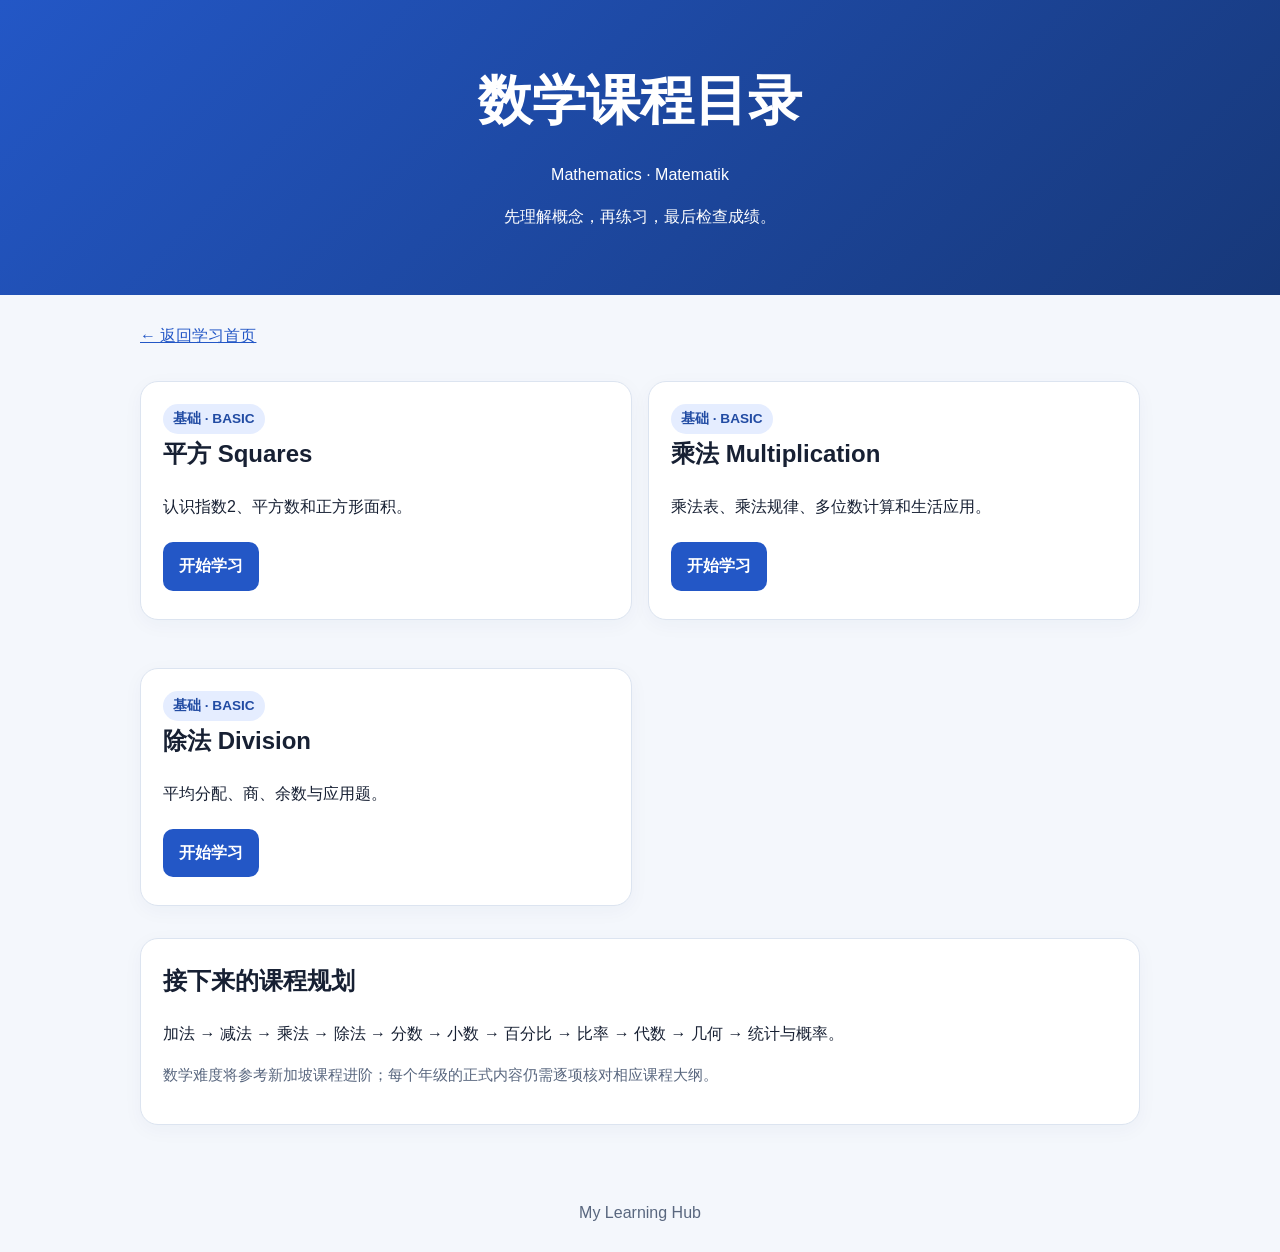
<file: subjects/math.html>
<!DOCTYPE html>
<html lang="zh-CN">
<head>
  <meta charset="UTF-8">
  <meta name="viewport" content="width=device-width, initial-scale=1">
  <title>数学课程目录 | My Learning Hub</title>
  <link rel="stylesheet" href="../assets/css/style.css">
</head>
<body>
  <header class="hero">
    <h1>数学课程目录</h1>
    <p>Mathematics · Matematik</p>
    <p>先理解概念，再练习，最后检查成绩。</p>
  </header>

  <main class="container">
    <p><a href="../index.html">← 返回学习首页</a></p>
    <div class="grid">
      <article class="card">
        <span class="tag">基础 · BASIC</span>
        <h2>平方 Squares</h2>
        <p>认识指数2、平方数和正方形面积。</p>
        <a class="button" href="../lessons/square.html">开始学习</a>
      </article>

      <article class="card">
        <span class="tag">基础 · BASIC</span>
        <h2>乘法 Multiplication</h2>
        <p>乘法表、乘法规律、多位数计算和生活应用。</p>
        <a class="button" href="../lessons/multiplication.html">开始学习</a>
      </article>

      <article class="card">
        <span class="tag">基础 · BASIC</span>
        <h2>除法 Division</h2>
        <p>平均分配、商、余数与应用题。</p>
        <a class="button" href="../lessons/division.html">开始学习</a>
      </article>
    </div>

    <section class="card">
      <h2>接下来的课程规划</h2>
      <p>加法 → 减法 → 乘法 → 除法 → 分数 → 小数 → 百分比 → 比率 → 代数 → 几何 → 统计与概率。</p>
      <p class="muted">数学难度将参考新加坡课程进阶；每个年级的正式内容仍需逐项核对相应课程大纲。</p>
    </section>
  </main>

  <footer>My Learning Hub</footer>
</body>
</html>
</file>
<file: assets/css/style.css>
:root {
  --primary: #2357c6;
  --primary-dark: #19439b;
  --background: #f4f7fc;
  --surface: #ffffff;
  --text: #172033;
  --muted: #59677f;
  --border: #dce4f0;
  --success: #e1f7e9;
  --danger: #ffebeb;
}

* {
  box-sizing: border-box;
}

body {
  margin: 0;
  background: var(--background);
  color: var(--text);
  font-family: Arial, "Noto Sans", sans-serif;
  line-height: 1.65;
}

a {
  color: var(--primary);
}

.hero {
  padding: 48px 20px;
  color: white;
  background: linear-gradient(135deg, #2357c6, #173879);
  text-align: center;
}

.hero h1 {
  margin: 8px 0;
  font-size: clamp(2rem, 6vw, 3.4rem);
}

.container {
  width: min(100% - 32px, 1000px);
  margin: 28px auto 50px;
}

.grid {
  display: grid;
  grid-template-columns: repeat(2, minmax(0, 1fr));
  gap: 16px;
}

.card {
  margin: 16px 0;
  padding: 22px;
  border: 1px solid var(--border);
  border-radius: 18px;
  background: var(--surface);
  box-shadow: 0 5px 20px rgba(30, 55, 90, .04);
}

.card h2,
.card h3 {
  margin-top: 0;
}

.button {
  display: inline-block;
  margin: 6px 4px 6px 0;
  padding: 11px 16px;
  border: 0;
  border-radius: 10px;
  background: var(--primary);
  color: white;
  font: inherit;
  font-weight: 700;
  text-decoration: none;
  cursor: pointer;
}

.button:hover {
  background: var(--primary-dark);
}

.button.secondary {
  background: #e8eef9;
  color: var(--text);
}

.tag {
  display: inline-block;
  padding: 4px 10px;
  border-radius: 20px;
  background: #e5edff;
  color: #214ba3;
  font-size: .85rem;
  font-weight: 700;
}

.muted {
  color: var(--muted);
  font-size: .92rem;
}

.formula {
  margin: 16px 0;
  padding: 16px;
  border-radius: 12px;
  background: #edf3ff;
  text-align: center;
  font-size: 1.4rem;
  font-weight: 800;
}

.question {
  padding: 18px 0;
  border-top: 1px solid var(--border);
}

.question h3 {
  margin: 0 0 10px;
  font-size: 1.05rem;
}

.options {
  display: grid;
  grid-template-columns: repeat(2, minmax(0, 1fr));
  gap: 8px;
}

.option {
  padding: 12px;
  border: 1px solid var(--border);
  border-radius: 10px;
  background: var(--surface);
  color: var(--text);
  text-align: left;
  font: inherit;
  cursor: pointer;
}

.option.selected {
  border: 2px solid var(--primary);
  background: #edf3ff;
}

.option.correct {
  border-color: #23824d;
  background: var(--success);
}

.option.wrong {
  border-color: #c23d3d;
  background: var(--danger);
}

.feedback {
  margin-top: 8px;
  font-size: .92rem;
}

.progress-track {
  height: 9px;
  margin: 14px 0;
  overflow: hidden;
  border-radius: 10px;
  background: #e1e7f0;
}

.progress-fill {
  width: 0;
  height: 100%;
  background: var(--primary);
  transition: width .2s;
}

.score-box {
  display: none;
  margin: 20px 0;
  padding: 18px;
  border-radius: 14px;
  background: #e1f7e9;
}

.score-box.show {
  display: block;
}

.score-number {
  font-size: 2rem;
  font-weight: 800;
}

footer {
  padding: 25px 16px;
  color: var(--muted);
  text-align: center;
}

@media (max-width: 650px) {
  .grid,
  .options {
    grid-template-columns: 1fr;
  }

  .card {
    padding: 17px;
  }

  .hero {
    padding: 36px 18px;
  }
}
</file>
